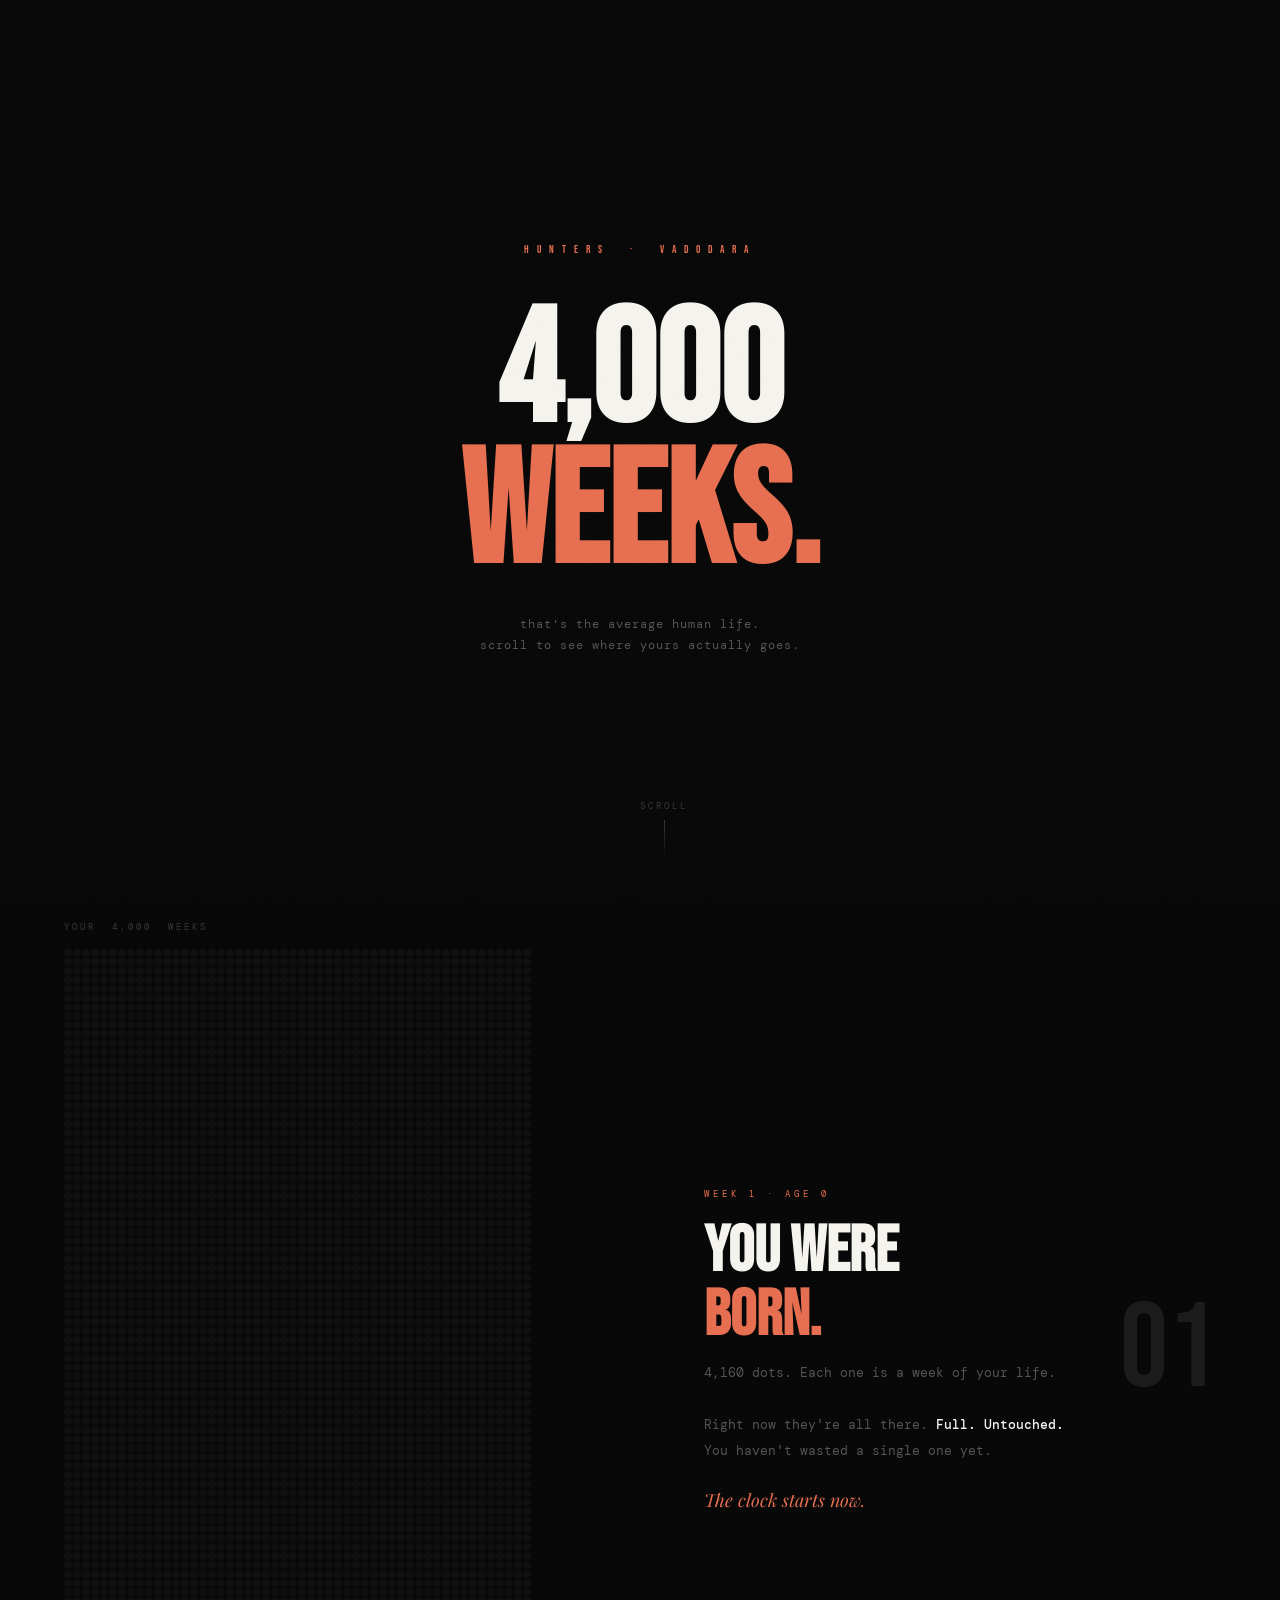
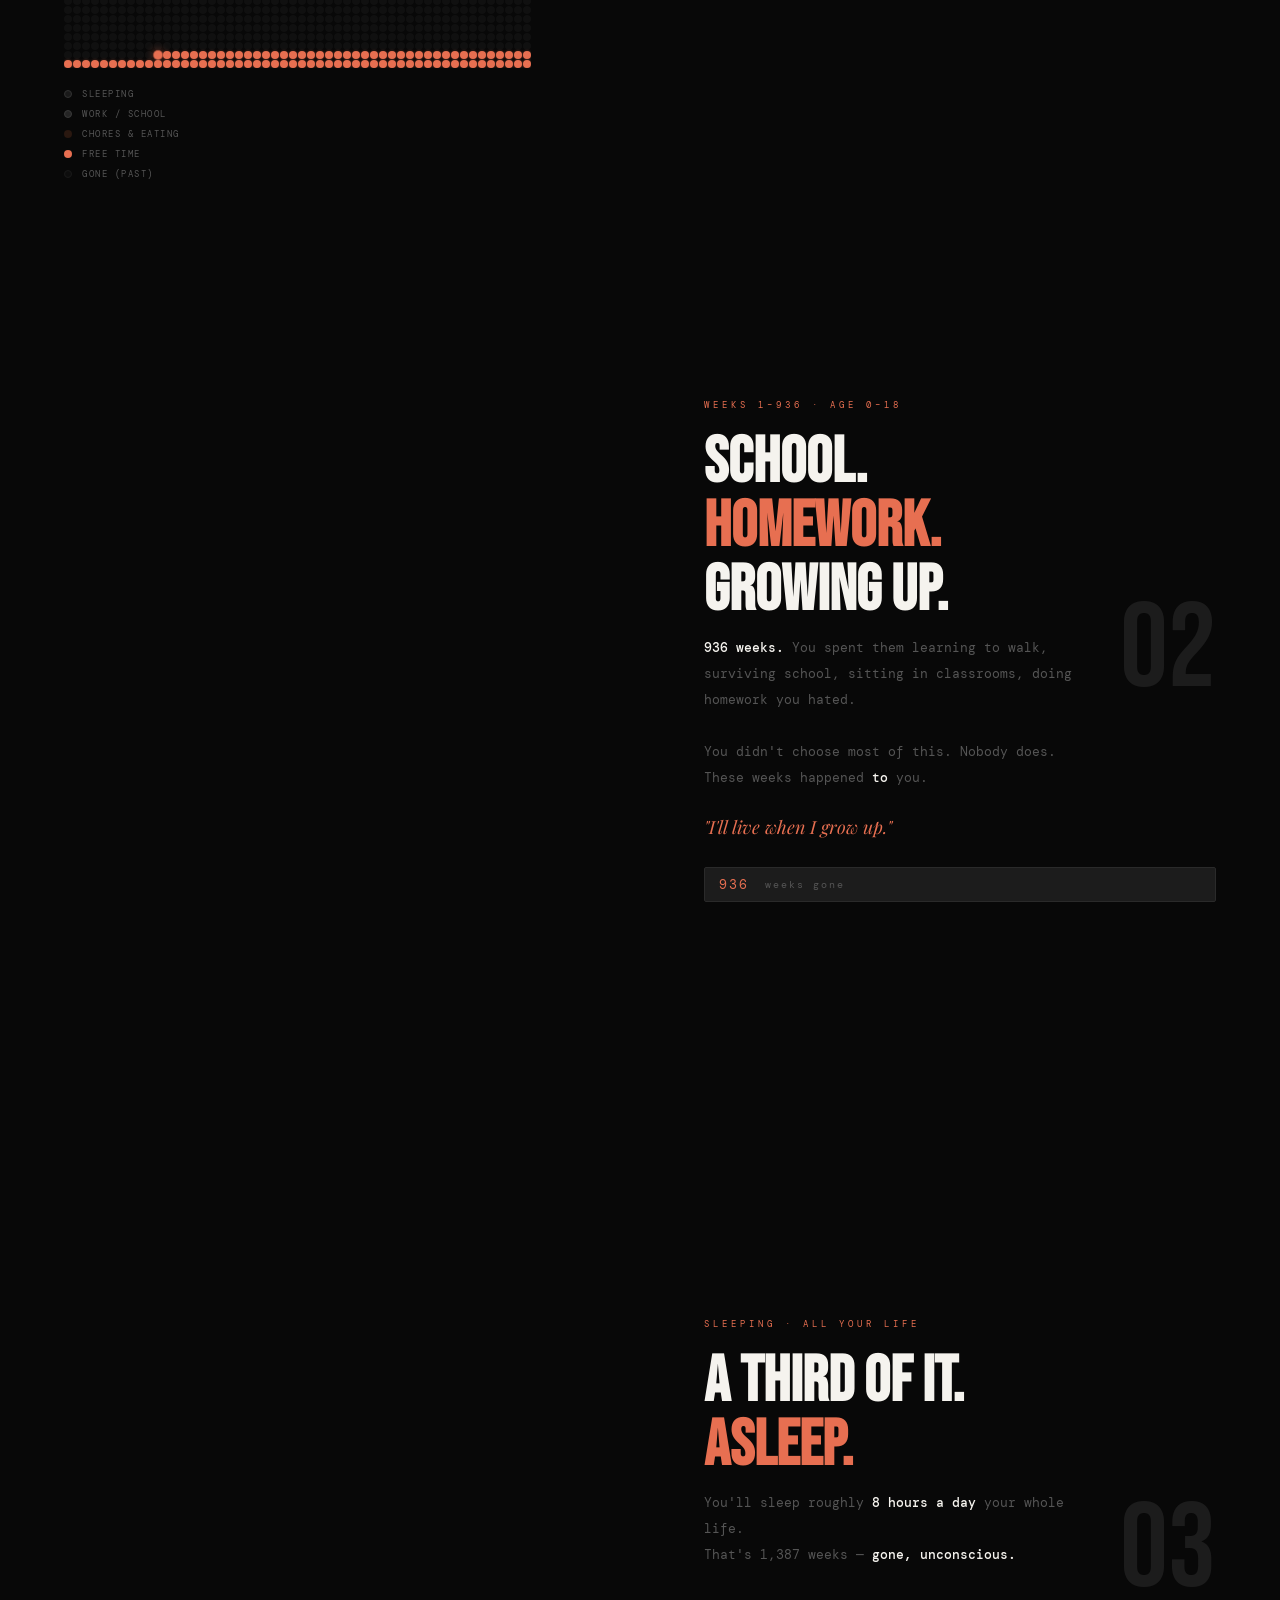
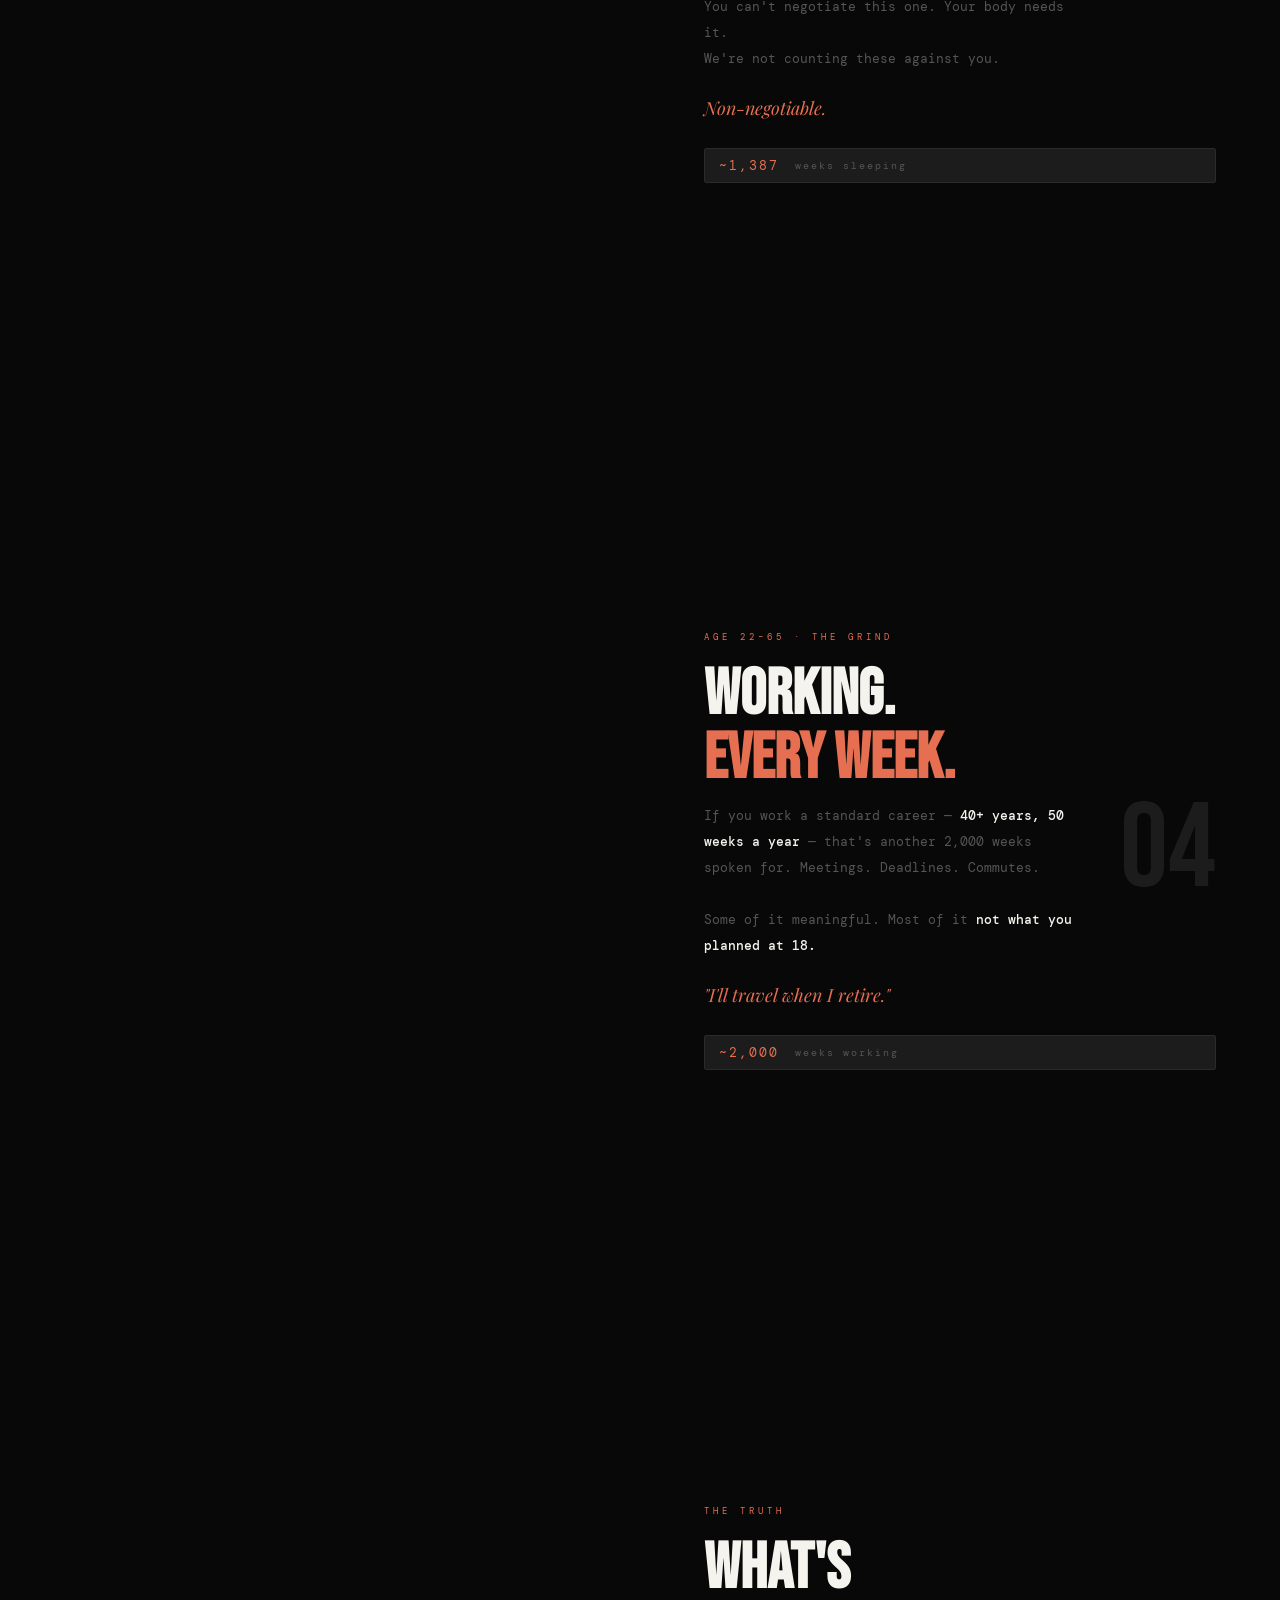
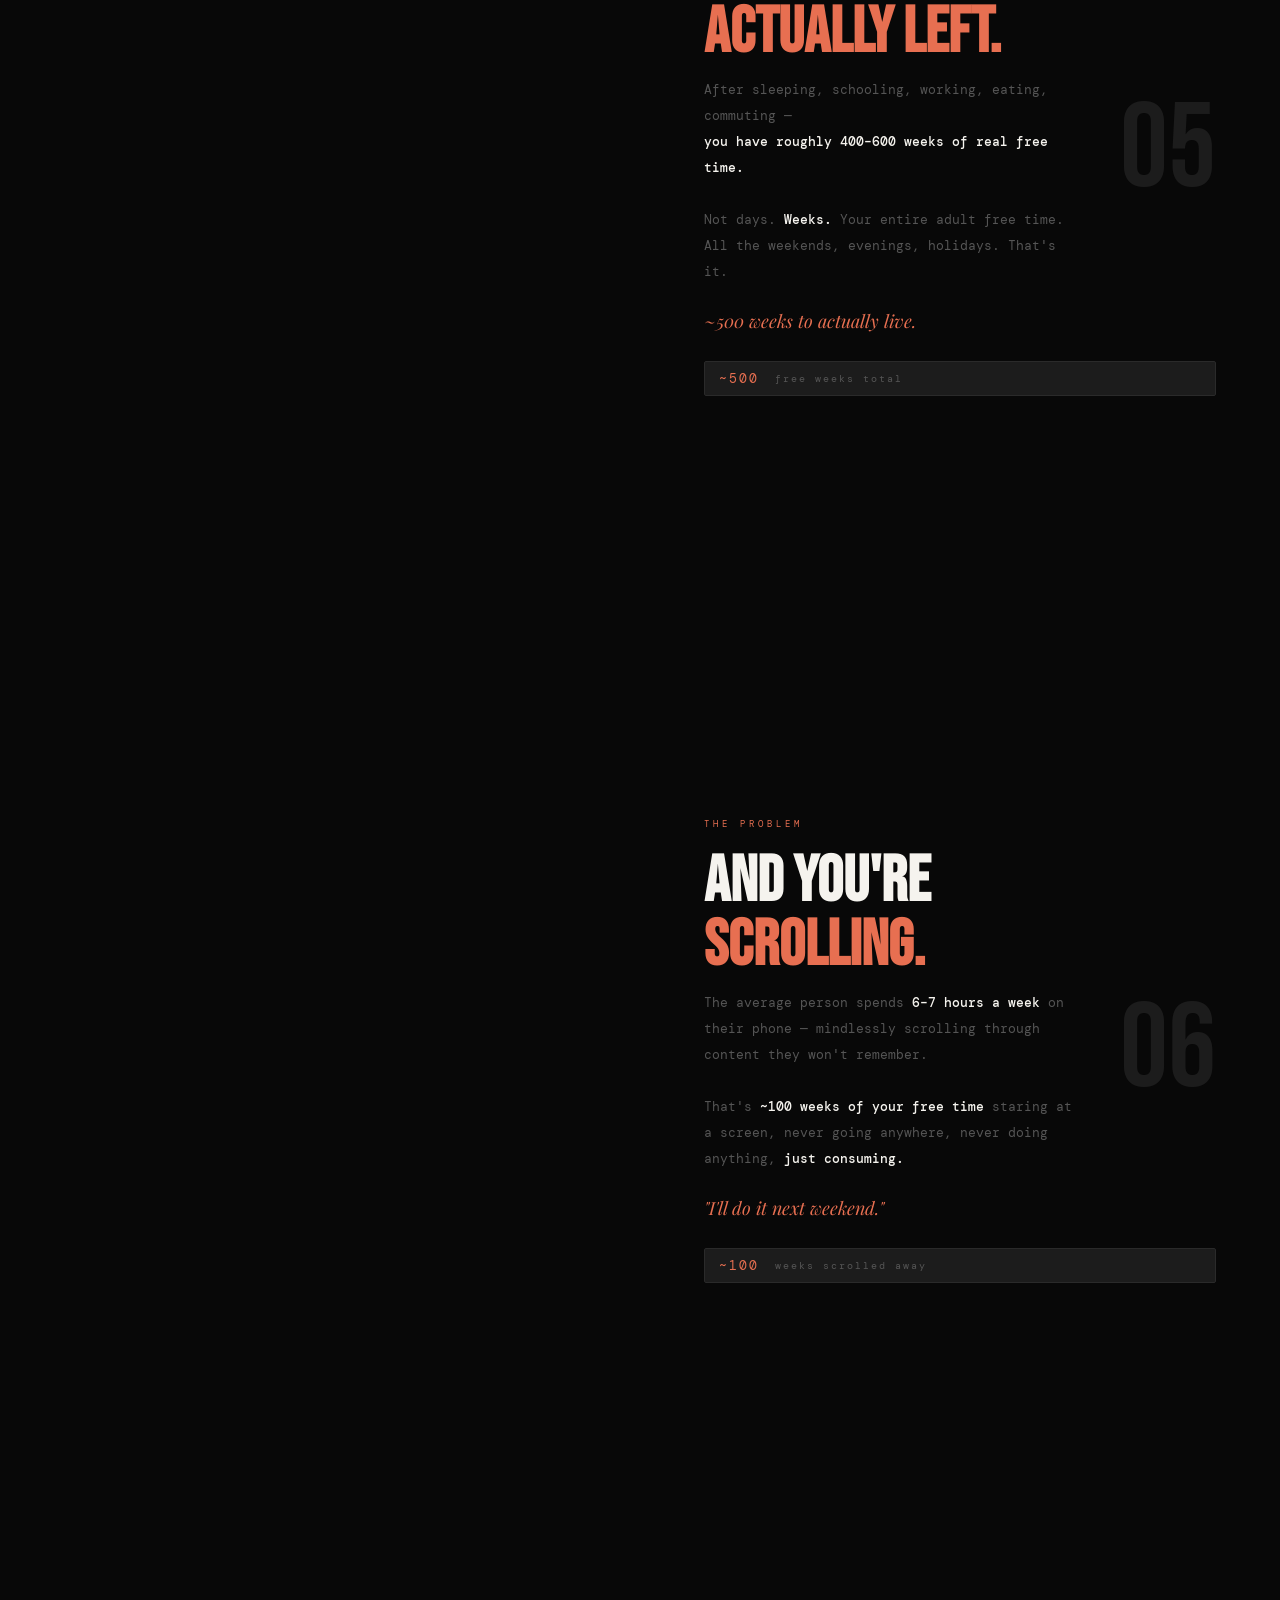
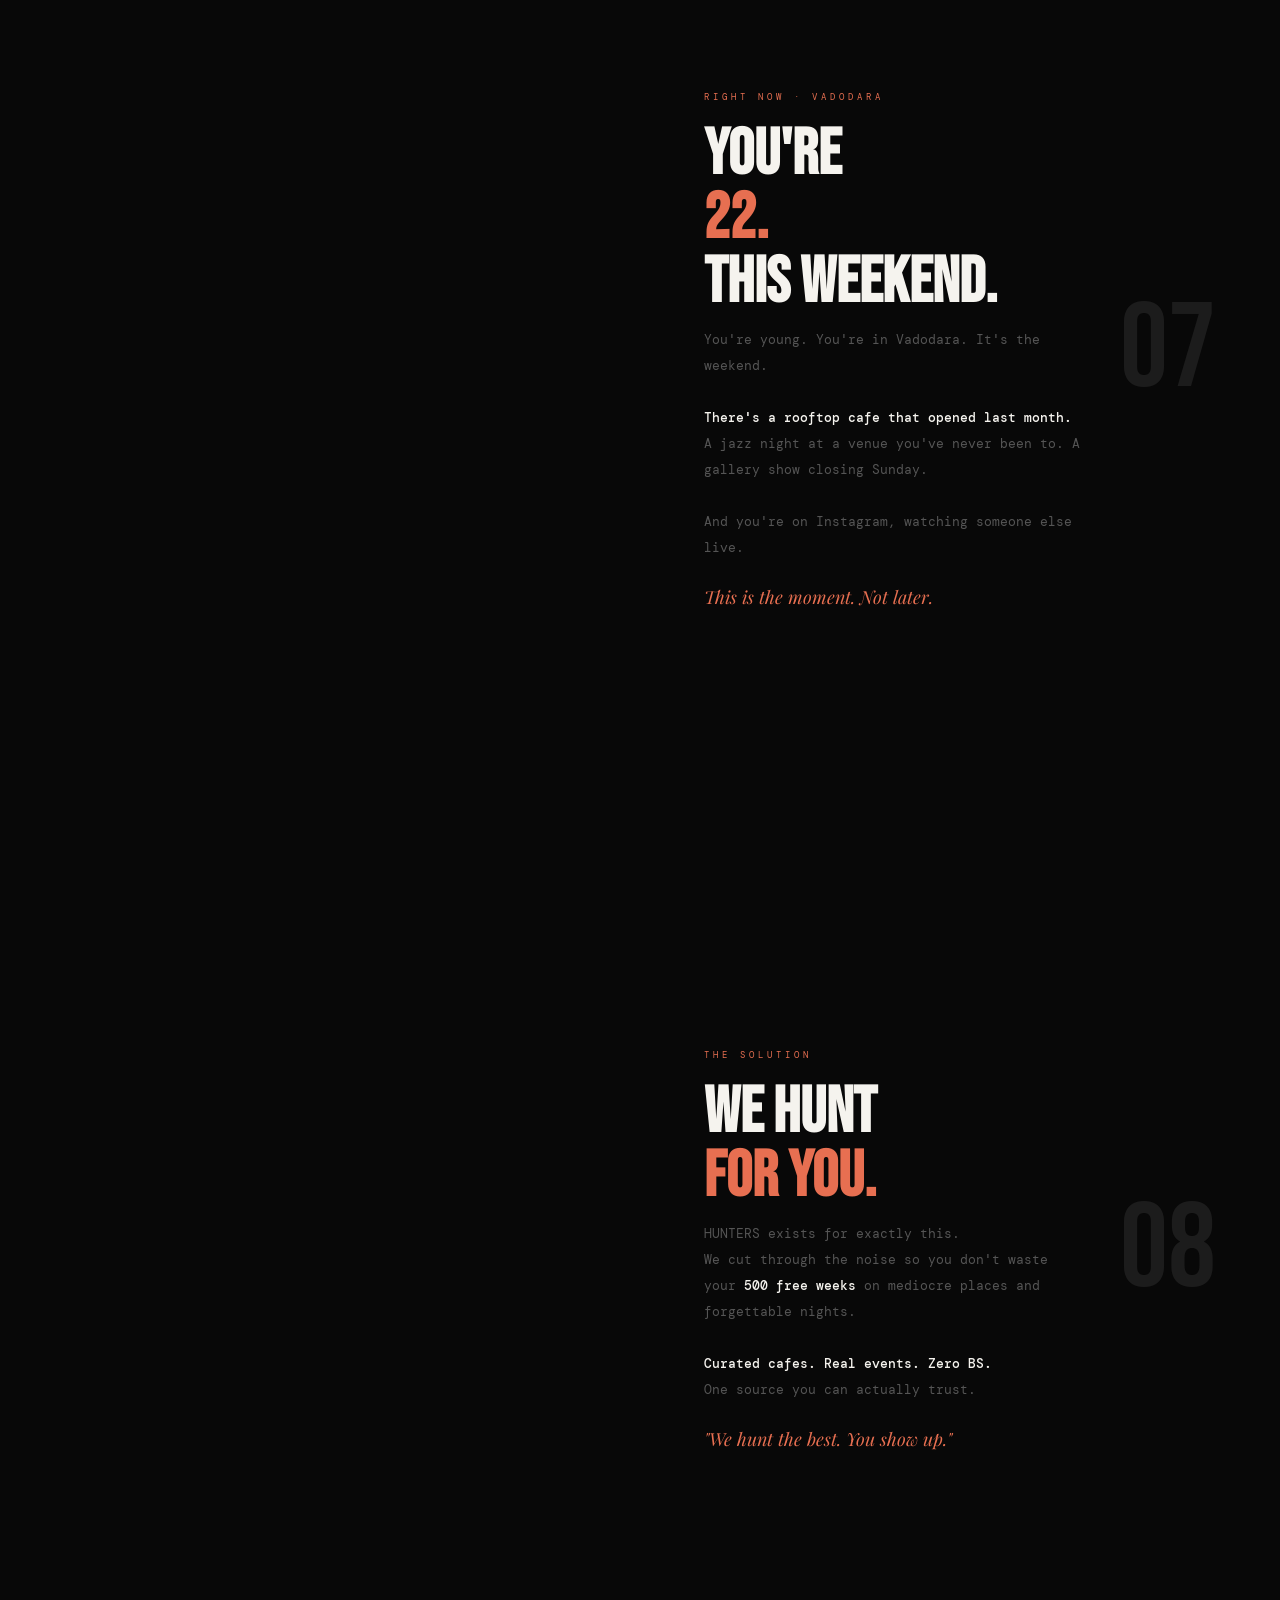
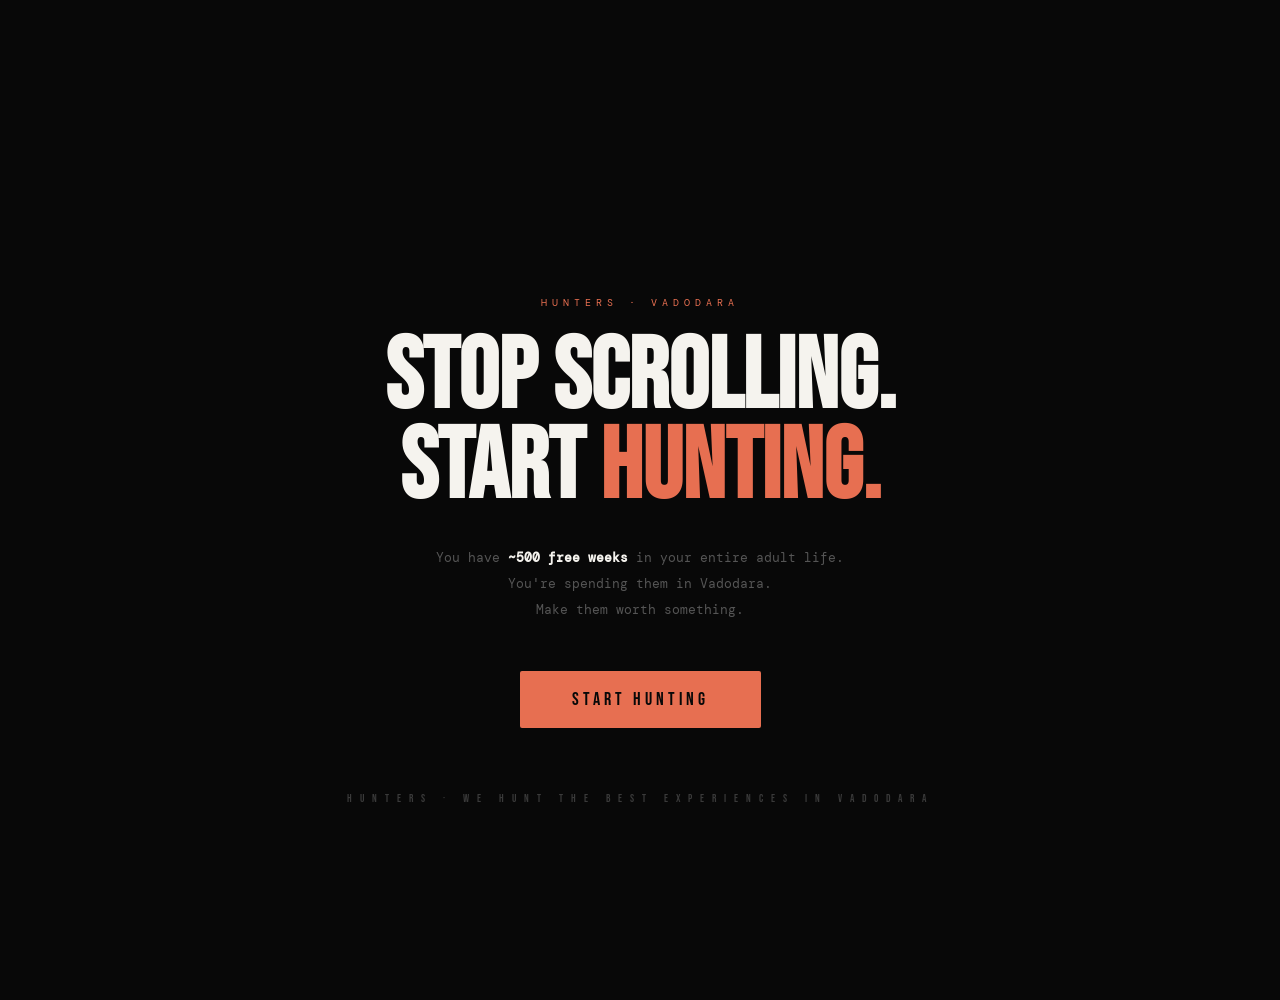
<file: 4000000.html>
<!DOCTYPE html>
<html lang="en">
<head>
<meta charset="UTF-8">
<meta name="viewport" content="width=device-width, initial-scale=1.0">
<title>HUNTERS — 4,000 Weeks</title>
<link href="https://fonts.googleapis.com/css2?family=Bebas+Neue&family=DM+Mono:ital,wght@0,300;0,400;0,500;1,300&family=Playfair+Display:ital@1&display=swap" rel="stylesheet">
<style>
*, *::before, *::after { box-sizing: border-box; margin: 0; padding: 0; }

:root {
  --black: #080808;
  --white: #F5F3EE;
  --orange: #E76F51;
  --orange-glow: rgba(231,111,81,0.12);
  --dim: #1C1C1C;
  --muted: #3a3a3a;
  --text-dim: #555;
  --sleep: #161616;
  --work: #1f1f1f;
  --free: #E76F51;
  --gone: #0d0d0d;
}

html { scroll-behavior: smooth; }

body {
  background: var(--black);
  color: var(--white);
  font-family: 'DM Mono', monospace;
  overflow-x: hidden;
}

/* ─── GRAIN OVERLAY ─── */
body::before {
  content: '';
  position: fixed;
  inset: 0;
  background-image: url("data:image/svg+xml,%3Csvg viewBox='0 0 256 256' xmlns='http://www.w3.org/2000/svg'%3E%3Cfilter id='noise'%3E%3CfeTurbulence type='fractalNoise' baseFrequency='0.9' numOctaves='4' stitchTiles='stitch'/%3E%3C/filter%3E%3Crect width='100%25' height='100%25' filter='url(%23noise)' opacity='0.04'/%3E%3C/svg%3E");
  pointer-events: none;
  z-index: 9999;
  opacity: 0.4;
}

/* ─── INTRO SCREEN ─── */
#intro {
  height: 100vh;
  display: flex;
  flex-direction: column;
  align-items: center;
  justify-content: center;
  text-align: center;
  padding: 40px;
  position: relative;
}

.intro-brand {
  font-family: 'Bebas Neue', sans-serif;
  font-size: 11px;
  letter-spacing: 8px;
  color: var(--orange);
  margin-bottom: 48px;
  animation: fadeUp 1s ease both 0.2s;
}

.intro-h1 {
  font-family: 'Bebas Neue', sans-serif;
  font-size: clamp(72px, 16vw, 160px);
  line-height: 0.88;
  animation: fadeUp 1s ease both 0.4s;
}

.intro-h1 .accent { color: var(--orange); }

.intro-sub {
  font-size: 12px;
  color: var(--text-dim);
  letter-spacing: 1px;
  margin-top: 28px;
  line-height: 1.8;
  animation: fadeUp 1s ease both 0.6s;
}

.scroll-hint {
  position: absolute;
  bottom: 40px;
  left: 50%;
  transform: translateX(-50%);
  display: flex;
  flex-direction: column;
  align-items: center;
  gap: 8px;
  animation: fadeUp 1s ease both 1s;
}

.scroll-hint span {
  font-size: 9px;
  letter-spacing: 3px;
  color: var(--muted);
}

.scroll-arrow {
  width: 1px;
  height: 40px;
  background: linear-gradient(to bottom, var(--muted), transparent);
  animation: scrollPulse 2s ease-in-out infinite;
}

@keyframes scrollPulse {
  0%, 100% { opacity: 0.3; transform: scaleY(1); }
  50% { opacity: 1; transform: scaleY(1.2); }
}

/* ─── MAIN SCROLL CONTAINER ─── */
#scroll-container {
  display: flex;
  max-width: 1200px;
  margin: 0 auto;
  padding: 0 24px;
  gap: 0;
  position: relative;
}

/* ─── LEFT: DOT GRID (sticky) ─── */
#grid-sticky {
  position: sticky;
  top: 0;
  height: 100vh;
  width: 560px;
  min-width: 560px;
  display: flex;
  flex-direction: column;
  justify-content: center;
  align-items: flex-start;
  padding: 40px 40px 40px 0;
  flex-shrink: 0;
}

.grid-label-top {
  font-size: 9px;
  letter-spacing: 3px;
  color: var(--muted);
  margin-bottom: 16px;
}

#dot-canvas {
  display: block;
}

.grid-legend {
  display: flex;
  flex-direction: column;
  gap: 8px;
  margin-top: 20px;
}

.leg {
  display: flex;
  align-items: center;
  gap: 10px;
  font-size: 9px;
  letter-spacing: 1.5px;
  color: var(--text-dim);
}

.leg-dot {
  width: 8px; height: 8px;
  border-radius: 50%;
  flex-shrink: 0;
}

/* ─── RIGHT: SCROLL SECTIONS ─── */
#sections {
  flex: 1;
  padding-left: 80px;
}

.section {
  min-height: 100vh;
  display: flex;
  flex-direction: column;
  justify-content: center;
  padding: 80px 0;
  position: relative;
}

.section-tag {
  font-size: 9px;
  letter-spacing: 4px;
  color: var(--orange);
  margin-bottom: 20px;
  opacity: 0;
  transform: translateY(20px);
  transition: all 0.7s ease;
}

.section-tag.visible { opacity: 1; transform: none; }

.section-num {
  font-family: 'Bebas Neue', sans-serif;
  font-size: 120px;
  line-height: 1;
  color: var(--dim);
  position: absolute;
  right: 0;
  top: 50%;
  transform: translateY(-50%);
  user-select: none;
  pointer-events: none;
}

.section-title {
  font-family: 'Bebas Neue', sans-serif;
  font-size: clamp(40px, 5vw, 64px);
  line-height: 1;
  margin-bottom: 12px;
  opacity: 0;
  transform: translateY(24px);
  transition: all 0.7s ease 0.1s;
}

.section-title.visible { opacity: 1; transform: none; }
.section-title .o { color: var(--orange); }

.section-body {
  font-size: 13px;
  line-height: 2;
  color: var(--text-dim);
  max-width: 380px;
  opacity: 0;
  transform: translateY(24px);
  transition: all 0.7s ease 0.2s;
}

.section-body.visible { opacity: 1; transform: none; }

.section-body strong {
  color: var(--white);
  font-weight: 500;
}

.section-italic {
  font-family: 'Playfair Display', serif;
  font-style: italic;
  font-size: 18px;
  color: var(--orange);
  margin-top: 24px;
  opacity: 0;
  transform: translateY(16px);
  transition: all 0.7s ease 0.35s;
}

.section-italic.visible { opacity: 1; transform: none; }

/* Week counter badge */
.week-badge {
  display: inline-flex;
  align-items: center;
  gap: 8px;
  background: var(--dim);
  border: 1px solid #2a2a2a;
  padding: 8px 14px;
  border-radius: 2px;
  font-size: 10px;
  letter-spacing: 2px;
  color: var(--text-dim);
  margin-top: 28px;
  opacity: 0;
  transform: translateY(16px);
  transition: all 0.7s ease 0.45s;
}

.week-badge.visible { opacity: 1; transform: none; }
.week-badge .num { color: var(--orange); font-size: 13px; }

/* ─── FINAL CTA SECTION ─── */
#final {
  min-height: 100vh;
  display: flex;
  flex-direction: column;
  align-items: center;
  justify-content: center;
  text-align: center;
  padding: 80px 40px;
  position: relative;
}

.final-sub {
  font-size: 10px;
  letter-spacing: 5px;
  color: var(--orange);
  margin-bottom: 24px;
}

.final-h {
  font-family: 'Bebas Neue', sans-serif;
  font-size: clamp(48px, 10vw, 100px);
  line-height: 0.9;
  margin-bottom: 32px;
}

.final-body {
  font-size: 13px;
  line-height: 2;
  color: var(--text-dim);
  max-width: 420px;
  margin-bottom: 48px;
}

.final-body strong { color: var(--white); }

.cta-btn {
  display: inline-block;
  background: var(--orange);
  color: var(--black);
  font-family: 'Bebas Neue', sans-serif;
  font-size: 18px;
  letter-spacing: 4px;
  padding: 18px 52px;
  border-radius: 2px;
  cursor: pointer;
  border: none;
  transition: transform 0.2s, box-shadow 0.2s;
  text-decoration: none;
}

.cta-btn:hover {
  transform: translateY(-3px);
  box-shadow: 0 12px 40px rgba(231,111,81,0.3);
}

.final-brand {
  margin-top: 64px;
  font-family: 'Bebas Neue', sans-serif;
  font-size: 11px;
  letter-spacing: 8px;
  color: var(--muted);
}

/* ─── PROGRESS BAR ─── */
#progress {
  position: fixed;
  top: 0; left: 0;
  height: 2px;
  background: var(--orange);
  z-index: 1000;
  transition: width 0.1s linear;
  width: 0%;
}

/* ─── MOBILE ─── */
@media (max-width: 768px) {
  #scroll-container { flex-direction: column; padding: 0; }
  #grid-sticky {
    position: relative;
    height: auto;
    width: 100%;
    min-width: unset;
    padding: 40px 20px 20px;
    align-items: center;
  }
  #sections { padding: 0 20px; }
  .section-num { display: none; }
  .section-body { max-width: 100%; }
}

@keyframes fadeUp {
  from { opacity: 0; transform: translateY(20px); }
  to   { opacity: 1; transform: translateY(0); }
}
</style>
</head>
<body>

<div id="progress"></div>

<!-- ═══════════ INTRO ═══════════ -->
<section id="intro">
  <div class="intro-brand">HUNTERS &nbsp;·&nbsp; VADODARA</div>
  <h1 class="intro-h1">4,000<br><span class="accent">WEEKS.</span></h1>
  <p class="intro-sub">
    that's the average human life.<br>
    scroll to see where yours actually goes.
  </p>
  <div class="scroll-hint">
    <span>SCROLL</span>
    <div class="scroll-arrow"></div>
  </div>
</section>

<!-- ═══════════ MAIN ═══════════ -->
<div id="scroll-container">

  <!-- LEFT STICKY GRID -->
  <div id="grid-sticky">
    <div class="grid-label-top">YOUR &nbsp;4,000 &nbsp;WEEKS</div>
    <canvas id="dot-canvas"></canvas>
    <div class="grid-legend">
      <div class="leg"><div class="leg-dot" style="background:#1a1a1a;border:1px solid #333"></div>SLEEPING</div>
      <div class="leg"><div class="leg-dot" style="background:#252525;border:1px solid #3a3a3a"></div>WORK / SCHOOL</div>
      <div class="leg"><div class="leg-dot" style="background:#2a1810"></div>CHORES &amp; EATING</div>
      <div class="leg"><div class="leg-dot" style="background:var(--orange)"></div>FREE TIME</div>
      <div class="leg"><div class="leg-dot" style="background:#0d0d0d;border:1px solid #1a1a1a"></div>GONE (PAST)</div>
    </div>
  </div>

  <!-- RIGHT SCROLL SECTIONS -->
  <div id="sections">

    <!-- 1. BORN -->
    <div class="section" data-fill="0" data-weeks="0">
      <div class="section-num">01</div>
      <div class="section-tag">WEEK 1 · AGE 0</div>
      <h2 class="section-title">YOU WERE<br><span class="o">BORN.</span></h2>
      <p class="section-body">
        4,160 dots. Each one is a week of your life.<br><br>
        Right now they're all there. <strong>Full. Untouched.</strong><br>
        You haven't wasted a single one yet.
      </p>
      <div class="section-italic">The clock starts now.</div>
    </div>

    <!-- 2. CHILDHOOD -->
    <div class="section" data-fill="936" data-weeks="936">
      <div class="section-num">02</div>
      <div class="section-tag">WEEKS 1–936 · AGE 0–18</div>
      <h2 class="section-title">SCHOOL.<br><span class="o">HOMEWORK.</span><br>GROWING UP.</h2>
      <p class="section-body">
        <strong>936 weeks.</strong> You spent them learning to walk,
        surviving school, sitting in classrooms, doing homework you hated.<br><br>
        You didn't choose most of this. Nobody does.<br>
        These weeks happened <strong>to</strong> you.
      </p>
      <div class="section-italic">"I'll live when I grow up."</div>
      <div class="week-badge"><span class="num">936</span>&nbsp;weeks gone</div>
    </div>

    <!-- 3. SLEEP -->
    <div class="section" data-fill="1300" data-weeks="1300">
      <div class="section-num">03</div>
      <div class="section-tag">SLEEPING · ALL YOUR LIFE</div>
      <h2 class="section-title">A THIRD OF IT.<br><span class="o">ASLEEP.</span></h2>
      <p class="section-body">
        You'll sleep roughly <strong>8 hours a day</strong> your whole life.<br>
        That's 1,387 weeks — <strong>gone, unconscious.</strong><br><br>
        You can't negotiate this one. Your body needs it.<br>
        We're not counting these against you.
      </p>
      <div class="section-italic">Non-negotiable.</div>
      <div class="week-badge"><span class="num">~1,387</span>&nbsp;weeks sleeping</div>
    </div>

    <!-- 4. WORK -->
    <div class="section" data-fill="1900" data-weeks="1900">
      <div class="section-num">04</div>
      <div class="section-tag">AGE 22–65 · THE GRIND</div>
      <h2 class="section-title">WORKING.<br><span class="o">EVERY WEEK.</span></h2>
      <p class="section-body">
        If you work a standard career — <strong>40+ years, 50 weeks a year</strong> —
        that's another 2,000 weeks spoken for. Meetings. Deadlines. Commutes.<br><br>
        Some of it meaningful. Most of it <strong>not what you planned at 18.</strong>
      </p>
      <div class="section-italic">"I'll travel when I retire."</div>
      <div class="week-badge"><span class="num">~2,000</span>&nbsp;weeks working</div>
    </div>

    <!-- 5. THE REAL NUMBER -->
    <div class="section" data-fill="2200" data-weeks="2200">
      <div class="section-num">05</div>
      <div class="section-tag">THE TRUTH</div>
      <h2 class="section-title">WHAT'S<br><span class="o">ACTUALLY LEFT.</span></h2>
      <p class="section-body">
        After sleeping, schooling, working, eating, commuting —<br>
        <strong>you have roughly 400–600 weeks of real free time.</strong><br><br>
        Not days. <strong>Weeks.</strong> Your entire adult free time.<br>
        All the weekends, evenings, holidays. That's it.
      </p>
      <div class="section-italic">~500 weeks to actually live.</div>
      <div class="week-badge"><span class="num">~500</span>&nbsp;free weeks total</div>
    </div>

    <!-- 6. THE WASTE -->
    <div class="section" data-fill="2450" data-weeks="2450">
      <div class="section-num">06</div>
      <div class="section-tag">THE PROBLEM</div>
      <h2 class="section-title">AND YOU'RE<br><span class="o">SCROLLING.</span></h2>
      <p class="section-body">
        The average person spends <strong>6–7 hours a week</strong> on their phone —
        mindlessly scrolling through content they won't remember.<br><br>
        That's <strong>~100 weeks of your free time</strong> staring at a screen,
        never going anywhere, never doing anything,
        <strong>just consuming.</strong>
      </p>
      <div class="section-italic">"I'll do it next weekend."</div>
      <div class="week-badge"><span class="num">~100</span>&nbsp;weeks scrolled away</div>
    </div>

    <!-- 7. YOU ARE HERE -->
    <div class="section" data-fill="2600" data-weeks="2600">
      <div class="section-num">07</div>
      <div class="section-tag">RIGHT NOW · VADODARA</div>
      <h2 class="section-title">YOU'RE<br><span class="o">22.</span><br>THIS WEEKEND.</h2>
      <p class="section-body">
        You're young. You're in Vadodara. It's the weekend.<br><br>
        <strong>There's a rooftop cafe that opened last month.</strong>
        A jazz night at a venue you've never been to.
        A gallery show closing Sunday.<br><br>
        And you're on Instagram, watching someone else live.
      </p>
      <div class="section-italic">This is the moment. Not later.</div>
    </div>

    <!-- 8. HUNTERS -->
    <div class="section" data-fill="2750" data-weeks="2750">
      <div class="section-num">08</div>
      <div class="section-tag">THE SOLUTION</div>
      <h2 class="section-title">WE HUNT<br><span class="o">FOR YOU.</span></h2>
      <p class="section-body">
        HUNTERS exists for exactly this.<br>
        We cut through the noise so you don't waste your <strong>500 free weeks</strong>
        on mediocre places and forgettable nights.<br><br>
        <strong>Curated cafes. Real events. Zero BS.</strong><br>
        One source you can actually trust.
      </p>
      <div class="section-italic">"We hunt the best. You show up."</div>
    </div>

  </div>
</div>

<!-- ═══════════ FINAL ═══════════ -->
<section id="final">
  <div class="final-sub">HUNTERS · VADODARA</div>
  <h2 class="final-h">STOP SCROLLING.<br>START <span style="color:var(--orange)">HUNTING.</span></h2>
  <p class="final-body">
    You have <strong>~500 free weeks</strong> in your entire adult life.<br>
    You're spending them in Vadodara.<br>
    Make them worth something.
  </p>
  <a class="cta-btn" href="#">START HUNTING</a>
  <div class="final-brand">HUNTERS · WE HUNT THE BEST EXPERIENCES IN VADODARA</div>
</section>

<script>
// ─── CONFIG ───
const COLS = 52;
const ROWS = 80;
const TOTAL = COLS * ROWS; // 4160

// Dot type map
const dotTypes = new Array(TOTAL).fill('free');

// Fill types by index range
function fillRange(start, end, type) {
  for (let i = start; i < Math.min(end, TOTAL); i++) dotTypes[i] = type;
}

// Sleeping: distributed evenly (every 3rd dot across life)
// Work: weeks 936–2600 (age 18–50 working portion)
// We use a simpler but honest breakdown:
// sleep:  0-1386 (conceptually overlaid)
// We'll layer visually: sleep=dark, work=darker, free=orange

// Actually let's do it by category blocks for clarity:
fillRange(0, 1387, 'sleep');      // ~1/3 life sleeping
fillRange(1387, 2300, 'work');    // work years
fillRange(2300, 2560, 'chore');   // chores/eating
// rest = free (already set)

let filledUpTo = 0; // how many dots are "revealed" as past

// ─── CANVAS SETUP ───
const canvas = document.getElementById('dot-canvas');
const ctx = canvas.getContext('2d');

let DOT_R = 3;
let GAP = 2;

function setupCanvas() {
  const container = document.getElementById('grid-sticky');
  const availW = Math.min(container.clientWidth - 40, 520);
  const totalCellW = availW / COLS;
  DOT_R = Math.max(2, Math.floor(totalCellW * 0.46));
  GAP = Math.max(1, Math.floor(totalCellW * 0.18));
  const w = COLS * (DOT_R * 2 + GAP) - GAP;
  const h = ROWS * (DOT_R * 2 + GAP) - GAP;
  canvas.width = w;
  canvas.height = h;
  canvas.style.width = w + 'px';
  canvas.style.height = h + 'px';
}

function dotCenter(i) {
  const col = i % COLS;
  const row = Math.floor(i / COLS);
  return {
    x: col * (DOT_R * 2 + GAP) + DOT_R,
    y: row * (DOT_R * 2 + GAP) + DOT_R
  };
}

// Color scheme
function dotColor(i, filled) {
  if (i < filled) {
    // Past dots — very dim
    return 'rgba(255,255,255,0.04)';
  }
  const t = dotTypes[i];
  if (t === 'sleep') return '#161616';
  if (t === 'work')  return '#202020';
  if (t === 'chore') return '#1a1510';
  // free
  return '#E76F51';
}

let animFilled = 0;
let targetFilled = 0;
let animFrame = null;

function draw(filled) {
  ctx.clearRect(0, 0, canvas.width, canvas.height);
  for (let i = 0; i < TOTAL; i++) {
    const { x, y } = dotCenter(i);
    const color = dotColor(i, filled);
    const alpha = i < filled ? 0.2 : 1;
    
    ctx.beginPath();
    ctx.arc(x, y, DOT_R, 0, Math.PI * 2);
    
    if (i < filled) {
      // Faded past dot
      ctx.fillStyle = 'rgba(255,255,255,0.035)';
    } else {
      ctx.fillStyle = color;
      // Glow on free dots
      if (dotTypes[i] === 'free') {
        ctx.shadowColor = 'rgba(231,111,81,0.4)';
        ctx.shadowBlur = 3;
      } else {
        ctx.shadowBlur = 0;
      }
    }
    ctx.fill();
    ctx.shadowBlur = 0;
  }

  // Draw wave-front: glowing edge
  if (filled > 0 && filled < TOTAL) {
    const { x, y } = dotCenter(filled);
    ctx.beginPath();
    ctx.arc(x, y, DOT_R + 1, 0, Math.PI * 2);
    ctx.fillStyle = 'rgba(231,111,81,0.6)';
    ctx.shadowColor = 'rgba(231,111,81,0.8)';
    ctx.shadowBlur = 8;
    ctx.fill();
    ctx.shadowBlur = 0;
  }
}

function animateTo(target) {
  targetFilled = target;
  if (animFrame) cancelAnimationFrame(animFrame);
  
  const speed = Math.max(1, Math.abs(target - animFilled) / 40);
  
  function step() {
    if (Math.abs(animFilled - targetFilled) < 2) {
      animFilled = targetFilled;
      draw(animFilled);
      return;
    }
    animFilled += (targetFilled - animFilled) * 0.06;
    if (targetFilled > animFilled) animFilled = Math.min(targetFilled, animFilled + speed);
    else animFilled = Math.max(targetFilled, animFilled - speed);
    draw(Math.round(animFilled));
    animFrame = requestAnimationFrame(step);
  }
  step();
}

// ─── SCROLL LOGIC ───
const sections = document.querySelectorAll('.section');
const progressBar = document.getElementById('progress');

function onScroll() {
  const scrollTop = window.scrollY;
  const docHeight = document.documentElement.scrollHeight - window.innerHeight;
  const pct = scrollTop / docHeight;
  progressBar.style.width = (pct * 100) + '%';

  sections.forEach(sec => {
    const rect = sec.getBoundingClientRect();
    const mid = window.innerHeight * 0.5;
    const inView = rect.top < mid && rect.bottom > mid;

    // Reveal text elements
    sec.querySelectorAll('.section-tag, .section-title, .section-body, .section-italic, .week-badge').forEach(el => {
      if (rect.top < window.innerHeight * 0.8) {
        el.classList.add('visible');
      }
    });

    // Fill dots
    if (inView) {
      const fillTarget = parseInt(sec.dataset.fill) || 0;
      animateTo(fillTarget);
    }
  });

  // Final section
  const final = document.getElementById('final');
  const finalRect = final.getBoundingClientRect();
  if (finalRect.top < window.innerHeight * 0.6) {
    animateTo(TOTAL);
  }
}

// ─── INIT ───
setupCanvas();
draw(0);
window.addEventListener('scroll', onScroll, { passive: true });
window.addEventListener('resize', () => { setupCanvas(); draw(Math.round(animFilled)); });
onScroll();
</script>
</body>
</html>
</file>
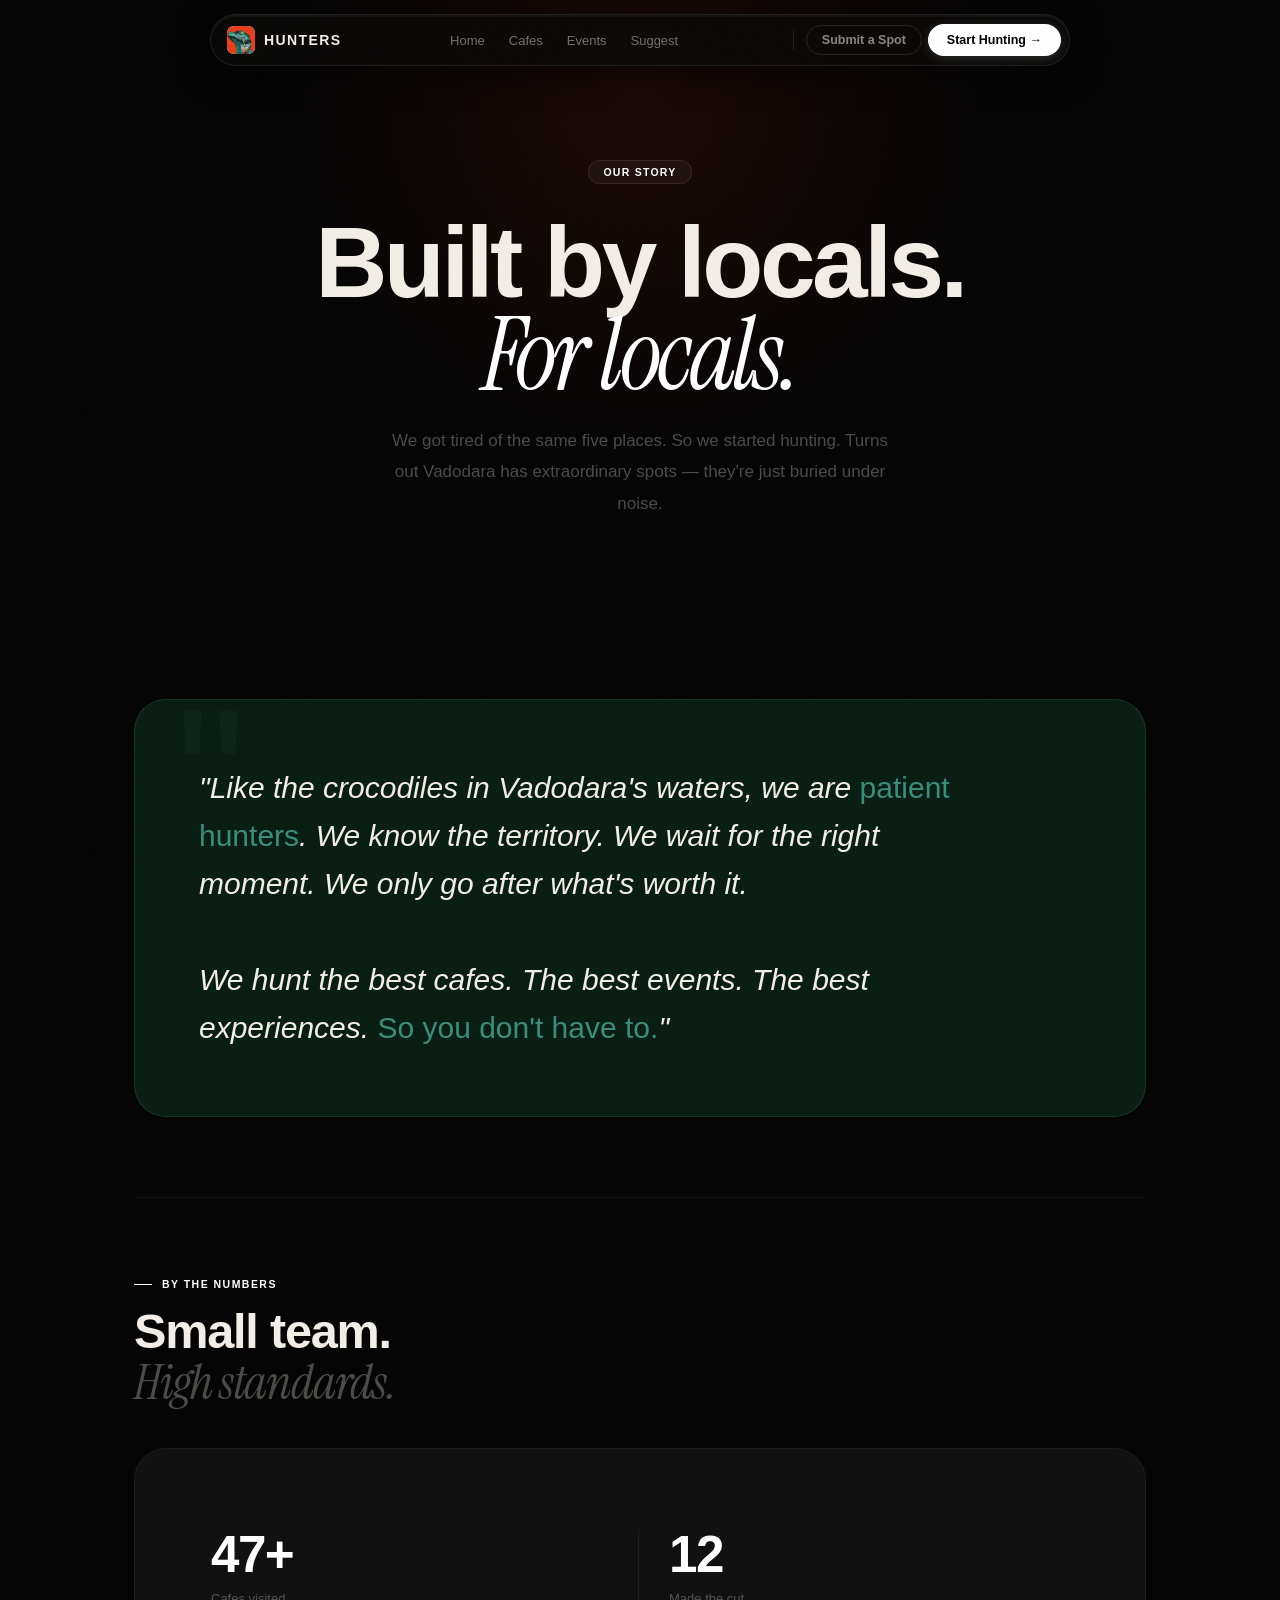
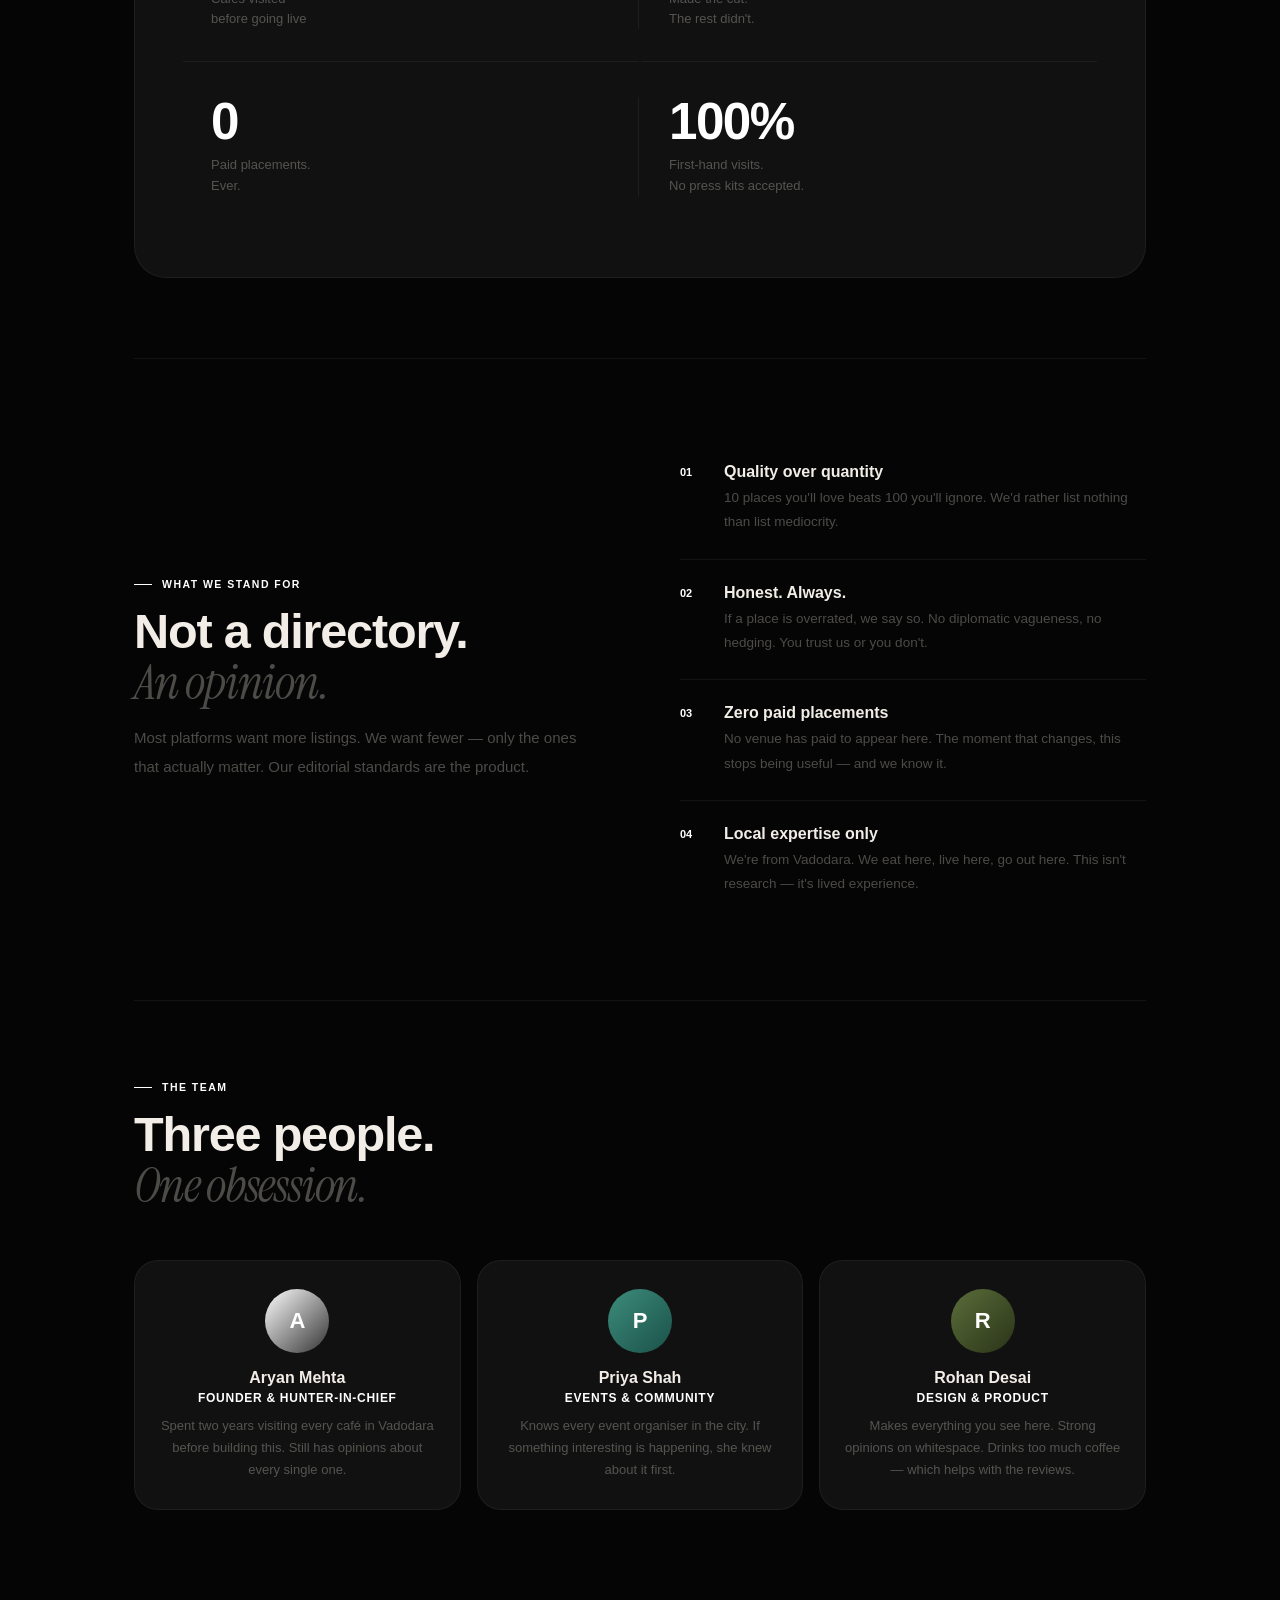
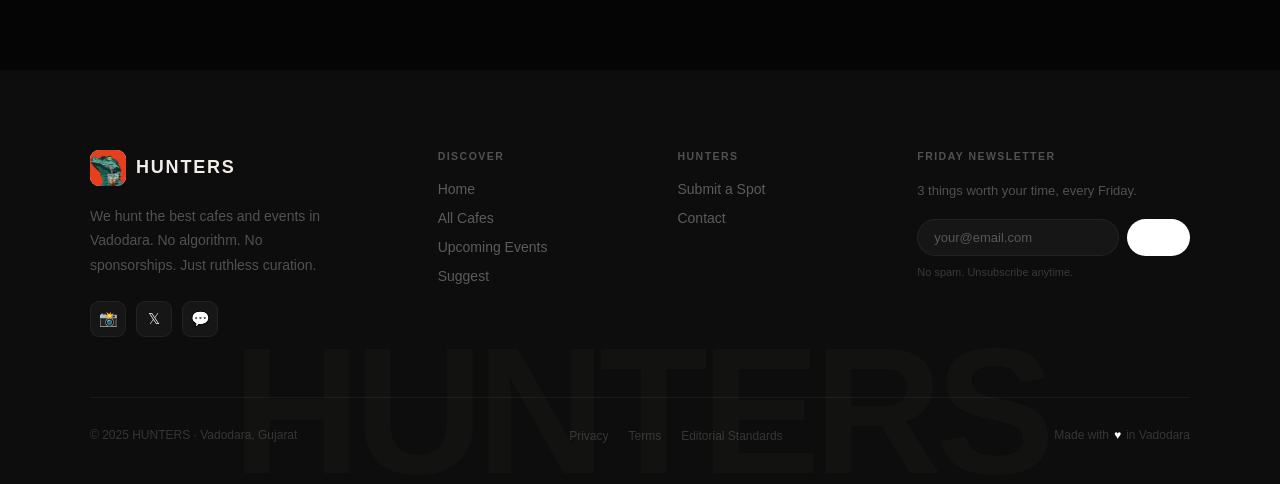
<file: about.html>
<!DOCTYPE html>
<html lang="en">

<head>
  <meta charset="UTF-8" />
  <meta name="viewport" content="width=device-width, initial-scale=1.0" />
  <title>About — HUNTERS</title>
  <link rel="canonical" href="https://hunters.in/about.html">
  <link rel="preconnect" href="https://fonts.googleapis.com">
  <link rel="preconnect" href="https://fonts.gstatic.com" crossorigin>
  <link
    href="https://fonts.googleapis.com/css2?family=Cabinet+Grotesk:wght@400;500;600;700;800;900&family=Instrument+Serif:ital@0;1&family=DM+Sans:ital,wght@0,300;0,400;0,500;1,400&family=Bebas+Neue&family=DM+Mono:ital,wght@0,300;0,400;0,500;1,300&family=Playfair+Display:ital@1&display=swap"
    rel="stylesheet">
  <link rel="stylesheet" href="styles.css">
  <style>
    /* Page-specific styles */

    /* SHARED LAYOUT */
    .wrap {
      max-width: 1100px;
      margin: 0 auto;
      padding: 0 44px
    }

    .ey {
      font-size: 10.5px;
      font-weight: 700;
      letter-spacing: .14em;
      text-transform: uppercase;
      color: var(--primary);
      margin-bottom: 16px;
      display: flex;
      align-items: center;
      gap: 10px
    }

    .ey::before {
      content: '';
      width: 18px;
      height: 1px;
      background: var(--primary)
    }

    .sec-h {
      font-family: 'Plus Jakarta Sans', sans-serif;
      font-weight: 900;
      font-size: clamp(34px, 3.8vw, 52px);
      line-height: 1.04;
      letter-spacing: -.025em;
      margin-bottom: 16px
    }

    .it {
      font-family: 'Instrument Serif', sans-serif;
      font-style: italic;
      font-weight: 400;
      color: var(--ink30)
    }

    .accent {
      color: var(--primary)
    }

    @keyframes fadeUp {
      from {
        opacity: 0;
        transform: translateY(22px)
      }

      to {
        opacity: 1;
        transform: none
      }
    }

    .rev {
      opacity: 0;
      transform: translateY(20px);
      transition: opacity .6s var(--ease-out), transform .6s var(--ease-out)
    }

    .rev.in {
      opacity: 1;
      transform: none
    }

    /* ── PAGE HERO ── */
    .pg-hero {
      padding: 160px 44px 100px;
      text-align: center;
      position: relative;
      overflow: hidden;
      max-width: 900px;
      margin: 0 auto
    }

    .pg-glow {
      position: absolute;
      top: 0;
      left: 50%;
      transform: translateX(-50%);
      width: 800px;
      height: 500px;
      background: radial-gradient(ellipse at 50% 20%, rgba(230, 63, 30, .1) 0%, transparent 65%);
      pointer-events: none
    }

    .pg-badge {
      display: inline-flex;
      align-items: center;
      gap: 8px;
      background: rgba(255, 255, 255, .04);
      border: 1px solid rgba(255, 255, 255, .1);
      border-radius: 100px;
      padding: 5px 14px;
      font-size: 10.5px;
      font-weight: 700;
      letter-spacing: .12em;
      text-transform: uppercase;
      color: var(--primary);
      margin-bottom: 32px;
      animation: fadeUp .7s var(--ease-out) .1s both
    }

    .pg-h {
      font-family: 'Plus Jakarta Sans', sans-serif;
      font-weight: 900;
      font-size: clamp(52px, 8vw, 100px);
      line-height: .92;
      letter-spacing: -.035em;
      margin-bottom: 24px;
      animation: fadeUp .8s var(--ease-out) .2s both
    }

    .pg-sub {
      font-size: 17px;
      color: var(--ink30);
      line-height: 1.85;
      max-width: 520px;
      margin: 0 auto;
      animation: fadeUp .7s var(--ease-out) .35s both
    }

    /* ── ABOUT SECTIONS ── */
    .about-section {
      padding: 80px 0;
      border-top: 1px solid var(--ink06)
    }

    .about-grid {
      display: grid;
      grid-template-columns: 1fr 1fr;
      gap: 80px;
      align-items: center
    }

    .about-grid.flip {
      direction: rtl
    }

    .about-grid.flip>* {
      direction: ltr
    }

    .stat-block {
      background: var(--bg2);
      border: 1px solid var(--ink06);
      border-radius: var(--r-xl);
      padding: 48px;
      display: grid;
      grid-template-columns: 1fr 1fr;
      gap: 2px;
      overflow: hidden
    }

    .stat-item {
      padding: 32px 28px;
      position: relative
    }

    .stat-item::after {
      content: '';
      position: absolute;
      right: 0;
      top: 20%;
      bottom: 20%;
      width: 1px;
      background: var(--ink06)
    }

    .stat-item:nth-child(2)::after,
    .stat-item:nth-child(4)::after {
      display: none
    }

    .stat-item::before {
      content: '';
      position: absolute;
      bottom: 0;
      left: 0;
      right: 0;
      height: 1px;
      background: var(--ink06)
    }

    .stat-item:nth-child(3)::before,
    .stat-item:nth-child(4)::before {
      display: none
    }

    .stat-n {
      font-family: 'Plus Jakarta Sans', sans-serif;
      font-weight: 900;
      font-size: clamp(36px, 4vw, 52px);
      color: var(--primary);
      line-height: 1;
      margin-bottom: 8px;
      letter-spacing: -.03em
    }

    .stat-l {
      font-size: 13px;
      color: var(--ink30);
      line-height: 1.6
    }

    .value-list {
      display: flex;
      flex-direction: column;
      gap: 0
    }

    .value-item {
      display: flex;
      gap: 20px;
      padding: 24px 0;
      border-bottom: 1px solid var(--ink06)
    }

    .value-item:last-child {
      border-bottom: none
    }

    .v-num {
      font-family: 'Plus Jakarta Sans', sans-serif;
      font-weight: 900;
      font-size: 11px;
      color: var(--primary);
      min-width: 24px;
      margin-top: 3px
    }

    .v-title {
      font-weight: 700;
      font-size: 16px;
      color: var(--ink);
      margin-bottom: 5px
    }

    .v-body {
      font-size: 13.5px;
      color: var(--ink30);
      line-height: 1.8
    }

    .team-grid {
      display: grid;
      grid-template-columns: repeat(3, 1fr);
      gap: 16px;
      margin-top: 48px
    }

    .team-card {
      background: var(--bg2);
      border: 1px solid var(--ink06);
      border-radius: var(--r-lg);
      padding: 28px 24px;
      text-align: center;
      transition: border-color .25s, transform .3s var(--ease-out)
    }

    .team-card:hover {
      border-color: rgba(255, 255, 255, .1);
      transform: translateY(-4px)
    }

    .team-av {
      width: 64px;
      height: 64px;
      border-radius: 50%;
      margin: 0 auto 16px;
      display: flex;
      align-items: center;
      justify-content: center;
      font-family: 'Plus Jakarta Sans', sans-serif;
      font-weight: 900;
      font-size: 22px;
      color: #fff
    }

    .av-a {
      background: linear-gradient(135deg, #ffffff, #333333)
    }

    .av-b {
      background: linear-gradient(135deg, #3d8c7c, #1a5148)
    }

    .av-c {
      background: linear-gradient(135deg, #5a6e3a, #2a3318)
    }

    .team-name {
      font-family: 'Plus Jakarta Sans', sans-serif;
      font-weight: 800;
      font-size: 16px;
      color: var(--ink);
      margin-bottom: 4px
    }

    .team-role {
      font-size: 12px;
      color: var(--primary);
      font-weight: 600;
      letter-spacing: .06em;
      text-transform: uppercase;
      margin-bottom: 10px
    }

    .team-bio {
      font-size: 13px;
      color: var(--ink30);
      line-height: 1.7
    }

    .manifesto-block {
      background: var(--green-bg);
      border: 1px solid rgba(61, 140, 124, .2);
      border-radius: var(--r-xl);
      padding: 64px;
      margin: 80px 0;
      position: relative;
      overflow: hidden
    }

    .manifesto-block::before {
      content: '"';
      position: absolute;
      top: -20px;
      left: 40px;
      font-family: 'Plus Jakarta Sans', sans-serif;
      font-size: 200px;
      color: rgba(61, 140, 124, .07);
      pointer-events: none;
      line-height: 1
    }

    .manifesto-text {
      font-family: 'Plus Jakarta Sans', sans-serif;
      font-style: italic;
      font-size: clamp(20px, 2.5vw, 30px);
      line-height: 1.6;
      color: var(--ink);
      max-width: 780px;
      position: relative;
      z-index: 1
    }

    .manifesto-text em {
      color: var(--green-acc);
      font-style: normal
    }

    /* ── FOOTER ── */
    footer {
      background: var(--bg1);
      padding: 80px 44px 40px;
      position: relative;
      overflow: hidden
    }

    footer::before {
      content: 'HUNTERS';
      position: absolute;
      bottom: -30px;
      left: 50%;
      transform: translateX(-50%);
      font-family: 'Plus Jakarta Sans', sans-serif;
      font-weight: 900;
      font-size: clamp(80px, 14vw, 180px);
      letter-spacing: -.04em;
      color: rgba(242, 237, 230, .025);
      pointer-events: none;
      white-space: nowrap;
      user-select: none
    }

    .foot-inner {
      max-width: 1100px;
      margin: 0 auto
    }

    .foot-top {
      display: grid;
      grid-template-columns: 1.6fr 1fr 1fr 1fr;
      gap: 60px;
      padding-bottom: 60px
    }

    .ft-brand-row {
      display: flex;
      align-items: center;
      gap: 10px;
      margin-bottom: 18px
    }

    .ft-logo {
      width: 36px;
      height: 36px;
      border-radius: 9px;
      background: var(--primary);
      overflow: hidden;
      flex-shrink: 0
    }

    .ft-logo img {
      width: 100%;
      height: 100%;
      object-fit: cover;
      object-position: 50% 14%
    }

    .ft-name {
      font-family: 'Plus Jakarta Sans', sans-serif;
      font-weight: 900;
      font-size: 18px;
      letter-spacing: .1em;
      color: var(--ink)
    }

    .ft-tagline {
      font-size: 14px;
      color: var(--ink30);
      line-height: 1.75;
      max-width: 260px;
      margin-bottom: 24px
    }

    .ft-social {
      display: flex;
      gap: 10px
    }

    .ft-social a {
      width: 36px;
      height: 36px;
      background: var(--bg3);
      border: 1px solid var(--ink06);
      border-radius: 9px;
      display: flex;
      align-items: center;
      justify-content: center;
      font-size: 15px;
      transition: background .2s, transform .2s var(--spring)
    }

    .ft-social a:hover {
      background: var(--bg4);
      transform: translateY(-2px)
    }

    .ft-col-head {
      font-size: 10.5px;
      font-weight: 700;
      letter-spacing: .14em;
      text-transform: uppercase;
      color: var(--ink30);
      margin-bottom: 18px
    }

    .ft-col ul {
      list-style: none;
      display: flex;
      flex-direction: column;
      gap: 11px
    }

    .ft-col ul a {
      font-size: 14px;
      color: rgba(242, 237, 230, .35);
      transition: color .2s
    }

    .ft-col ul a:hover {
      color: var(--ink60)
    }

    .ft-nl-form {
      display: flex;
      gap: 8px;
      margin-top: 4px
    }

    .ft-nl-input {
      flex: 1;
      background: var(--bg3);
      border: 1px solid var(--ink06);
      border-radius: 100px;
      padding: 10px 16px;
      font-size: 13px;
      color: var(--ink);
      font-family: 'Plus Jakarta Sans', sans-serif;
      outline: none;
      transition: border-color .2s
    }

    .ft-nl-input::placeholder {
      color: var(--ink30)
    }

    .ft-nl-input:focus {
      border-color: rgba(242, 237, 230, .18)
    }

    .ft-nl-btn {
      background: var(--primary);
      color: #fff;
      border: none;
      border-radius: 100px;
      padding: 10px 18px;
      font-size: 13px;
      font-weight: 700;
      font-family: 'Plus Jakarta Sans', sans-serif;
      cursor: pointer;
      white-space: nowrap;
      transition: background .2s
    }

    .ft-nl-btn:hover {
      background: var(--primary)
    }

    .ft-nl-note {
      font-size: 11px;
      color: rgba(242, 237, 230, .2);
      margin-top: 10px
    }

    .foot-divider {
      height: 1px;
      background: var(--ink06);
      margin-bottom: 28px
    }

    .foot-bottom {
      display: flex;
      align-items: center;
      justify-content: space-between;
      flex-wrap: wrap;
      gap: 16px
    }

    .f-copy {
      font-size: 12px;
      color: rgba(242, 237, 230, .18)
    }

    .foot-bottom-links {
      display: flex;
      gap: 20px;
      list-style: none
    }

    .foot-bottom-links a {
      font-size: 12px;
      color: rgba(242, 237, 230, .18);
      transition: color .2s
    }

    .foot-bottom-links a:hover {
      color: rgba(242, 237, 230, .45)
    }

    .foot-made {
      font-size: 12px;
      color: rgba(242, 237, 230, .18);
      display: flex;
      align-items: center;
      gap: 5px
    }

    .foot-made span {
      color: var(--primary)
    }

    /* RESPONSIVE */
    @media(max-width:900px) {
      nav {
        padding: 12px 16px
      }

      .nav-pill {
        padding: 0 6px 0 14px
      }

      .n-links {
        display: none
      }

      .n-divider {
        display: none
      }

      .n-ghost {
        display: none
      }

      .n-cta {
        font-size: 12px;
        padding: 7px 14px
      }

      .pg-hero {
        padding: 120px 20px 70px
      }

      .wrap {
        padding: 0 20px
      }

      .about-grid {
        grid-template-columns: 1fr;
        gap: 40px
      }

      .about-grid.flip {
        direction: ltr
      }

      .team-grid {
        grid-template-columns: 1fr 1fr
      }

      .manifesto-block {
        padding: 40px 28px
      }

      footer {
        padding: 60px 20px 32px
      }

      .foot-top {
        grid-template-columns: 1fr 1fr;
        gap: 40px;
        padding-bottom: 40px
      }

      .foot-bottom {
        flex-direction: column;
        align-items: flex-start;
        gap: 10px
      }
    }

    @media(max-width:560px) {
      nav {
        padding: 10px 12px
      }

      .nav-pill {
        height: 46px;
        padding: 0 4px 0 12px
      }

      .n-logo {
        width: 24px;
        height: 24px
      }

      .n-name {
        font-size: 13px
      }

      .n-cta {
        display: none
      }

      .n-menu-btn {
        display: flex
      }

      .pg-hero {
        padding: 100px 16px 60px
      }

      .pg-h {
        font-size: clamp(42px, 11vw, 64px)
      }

      .wrap {
        padding: 0 16px
      }

      .stat-block {
        grid-template-columns: 1fr 1fr;
        padding: 28px 20px
      }

      .stat-item {
        padding: 20px 16px
      }

      .stat-n {
        font-size: clamp(28px, 7vw, 40px)
      }

      .team-grid {
        grid-template-columns: 1fr
      }

      .manifesto-block {
        padding: 32px 20px;
        margin: 48px 0
      }

      footer {
        padding: 48px 16px 28px
      }

      .foot-top {
        grid-template-columns: 1fr;
        gap: 32px
      }

      .ft-nl-form {
        flex-direction: column
      }

      .ft-nl-input {
        border-radius: 10px
      }

      .ft-nl-btn {
        border-radius: 10px;
        width: 100%;
        padding: 12px
      }

      .foot-bottom-links {
        flex-wrap: wrap;
        gap: 12px
      }
    }
  </style>
</head>

<body>
  <div id="grain"></div>

  <!-- NAV -->
  <nav>
    <div class="nav-pill">
      <a href="index.html" class="n-brand">
        <div class="n-logo"><img src="logo.png" alt="HUNTERS"></div>
        <span class="n-name">HUNTERS</span>
      </a>
      <ul class="n-links">
        <li><a href="index.html">Home</a></li>
        <li><a href="cafes.html">Cafes</a></li>
        <li><a href="events.html">Events</a></li>
        <li><a href="suggest.html">Suggest</a></li>
      </ul>
      <div class="n-right">
        <div class="n-divider"></div>
        <a href="suggest.html" class="n-ghost">Submit a Spot</a>
        <a href="cafes.html" class="n-cta">Start Hunting →</a>
        <button class="n-menu-btn" id="menuBtn"><span></span><span></span><span></span></button>
      </div>
    </div>
  </nav>
  <div class="n-mobile-menu" id="mobileMenu">
    <a href="index.html">Home</a>
    <a href="cafes.html">Cafes</a>
    <a href="events.html">Events</a>
    <a href="suggest.html">Suggest</a>
    <a href="cafes.html" class="nm-cta">Start Hunting →</a>
  </div>

  <!-- HERO -->
  <div style="max-width:900px;margin:0 auto;padding:0 44px">
    <div class="pg-hero" style="padding-left:0;padding-right:0">
      <div class="pg-glow"></div>
      <div class="pg-badge">Our Story</div>
      <h1 class="pg-h">Built by locals.<br><span
          style="font-family:'Instrument Serif',serif;font-style:italic;font-weight:400;color:var(--primary)">For
          locals.</span></h1>
      <p class="pg-sub">We got tired of the same five places. So we started hunting. Turns out Vadodara has
        extraordinary spots — they're just buried under noise.</p>
    </div>
  </div>

  <!-- MANIFESTO -->
  <div class="wrap" style="padding-top:0;padding-bottom:80px">
    <div class="manifesto-block rev">
      <p class="manifesto-text">
        "Like the crocodiles in Vadodara's waters, we are <em>patient hunters</em>. We know the territory. We wait for
        the right moment. We only go after what's worth it.<br><br>
        We hunt the best cafes. The best events. The best experiences. <em>So you don't have to.</em>"
      </p>
    </div>

    <!-- STATS -->
    <div class="about-section">
      <div class="ey rev">By The Numbers</div>
      <h2 class="sec-h rev">Small team.<br><span class="it">High standards.</span></h2>
      <div style="margin-top:40px" class="rev">
        <div class="stat-block">
          <div class="stat-item">
            <div class="stat-n">47+</div>
            <div class="stat-l">Cafes visited<br>before going live</div>
          </div>
          <div class="stat-item">
            <div class="stat-n">12</div>
            <div class="stat-l">Made the cut.<br>The rest didn't.</div>
          </div>
          <div class="stat-item">
            <div class="stat-n">0</div>
            <div class="stat-l">Paid placements.<br>Ever.</div>
          </div>
          <div class="stat-item">
            <div class="stat-n">100%</div>
            <div class="stat-l">First-hand visits.<br>No press kits accepted.</div>
          </div>
        </div>
      </div>
    </div>

    <!-- VALUES -->
    <div class="about-section">
      <div class="about-grid">
        <div>
          <div class="ey rev">What We Stand For</div>
          <h2 class="sec-h rev">Not a directory.<br><span class="it">An opinion.</span></h2>
          <p style="font-size:15px;color:var(--ink30);line-height:1.9;margin-bottom:0" class="rev">Most platforms want
            more listings. We want fewer — only the ones that actually matter. Our editorial standards are the product.
          </p>
        </div>
        <div class="value-list rev">
          <div class="value-item">
            <span class="v-num">01</span>
            <div>
              <div class="v-title">Quality over quantity</div>
              <div class="v-body">10 places you'll love beats 100 you'll ignore. We'd rather list nothing than list
                mediocrity.</div>
            </div>
          </div>
          <div class="value-item">
            <span class="v-num">02</span>
            <div>
              <div class="v-title">Honest. Always.</div>
              <div class="v-body">If a place is overrated, we say so. No diplomatic vagueness, no hedging. You trust us
                or you don't.</div>
            </div>
          </div>
          <div class="value-item">
            <span class="v-num">03</span>
            <div>
              <div class="v-title">Zero paid placements</div>
              <div class="v-body">No venue has paid to appear here. The moment that changes, this stops being useful —
                and we know it.</div>
            </div>
          </div>
          <div class="value-item">
            <span class="v-num">04</span>
            <div>
              <div class="v-title">Local expertise only</div>
              <div class="v-body">We're from Vadodara. We eat here, live here, go out here. This isn't research — it's
                lived experience.</div>
            </div>
          </div>
        </div>
      </div>
    </div>

    <!-- TEAM -->
    <div class="about-section">
      <div class="ey rev">The Team</div>
      <h2 class="sec-h rev">Three people.<br><span class="it">One obsession.</span></h2>
      <div class="team-grid">
        <div class="team-card rev">
          <div class="team-av av-a">A</div>
          <div class="team-name">Aryan Mehta</div>
          <div class="team-role">Founder & Hunter-in-Chief</div>
          <div class="team-bio">Spent two years visiting every café in Vadodara before building this. Still has opinions
            about every single one.</div>
        </div>
        <div class="team-card rev" style="transition-delay:.1s">
          <div class="team-av av-b">P</div>
          <div class="team-name">Priya Shah</div>
          <div class="team-role">Events & Community</div>
          <div class="team-bio">Knows every event organiser in the city. If something interesting is happening, she knew
            about it first.</div>
        </div>
        <div class="team-card rev" style="transition-delay:.2s">
          <div class="team-av av-c">R</div>
          <div class="team-name">Rohan Desai</div>
          <div class="team-role">Design & Product</div>
          <div class="team-bio">Makes everything you see here. Strong opinions on whitespace. Drinks too much coffee —
            which helps with the reviews.</div>
        </div>
      </div>
    </div>

  </div>

  <!-- 4,000 WEEKS section removed per request -->

  <!-- FOOTER -->
  <footer>
    <div class="foot-inner">
      <div class="foot-top">
        <div>
          <div class="ft-brand-row">
            <div class="ft-logo"><img src="logo.png" alt="HUNTERS"></div>
            <span class="ft-name">HUNTERS</span>
          </div>
          <p class="ft-tagline">We hunt the best cafes and events in Vadodara. No algorithm. No sponsorships. Just
            ruthless curation.</p>
          <div class="ft-social">
            <a href="#">📸</a><a href="#">𝕏</a><a href="#">💬</a>
          </div>
        </div>
        <div class="ft-col">
          <div class="ft-col-head">Discover</div>
          <ul>
            <li><a href="index.html">Home</a></li>
            <li><a href="cafes.html">All Cafes</a></li>
            <li><a href="events.html">Upcoming Events</a></li>
            <li><a href="suggest.html">Suggest</a></li>
          </ul>
        </div>
        <div class="ft-col">
          <div class="ft-col-head">HUNTERS</div>
          <ul>
            <li><a href="suggest.html">Submit a Spot</a></li>
            <li><a href="#">Contact</a></li>
          </ul>
        </div>
        <div class="ft-col">
          <div class="ft-col-head">Friday Newsletter</div>
          <p class="ft-tagline" style="margin-bottom:16px;font-size:13px">3 things worth your time, every Friday.</p>
          <div class="ft-nl-form">
            <input type="email" class="ft-nl-input" placeholder="your@email.com">
            <button class="ft-nl-btn">Join</button>
          </div>
          <p class="ft-nl-note">No spam. Unsubscribe anytime.</p>
        </div>
      </div>
      <div class="foot-divider"></div>
      <div class="foot-bottom">
        <span class="f-copy">© 2025 HUNTERS · Vadodara, Gujarat</span>
        <ul class="foot-bottom-links">
          <li><a href="#">Privacy</a></li>
          <li><a href="#">Terms</a></li>
          <li><a href="#">Editorial Standards</a></li>
        </ul>
        <span class="foot-made">Made with <span>♥</span> in Vadodara</span>
      </div>
    </div>
  </footer>

  <script src="script.js" defer></script>
</body>

</html>
</file>
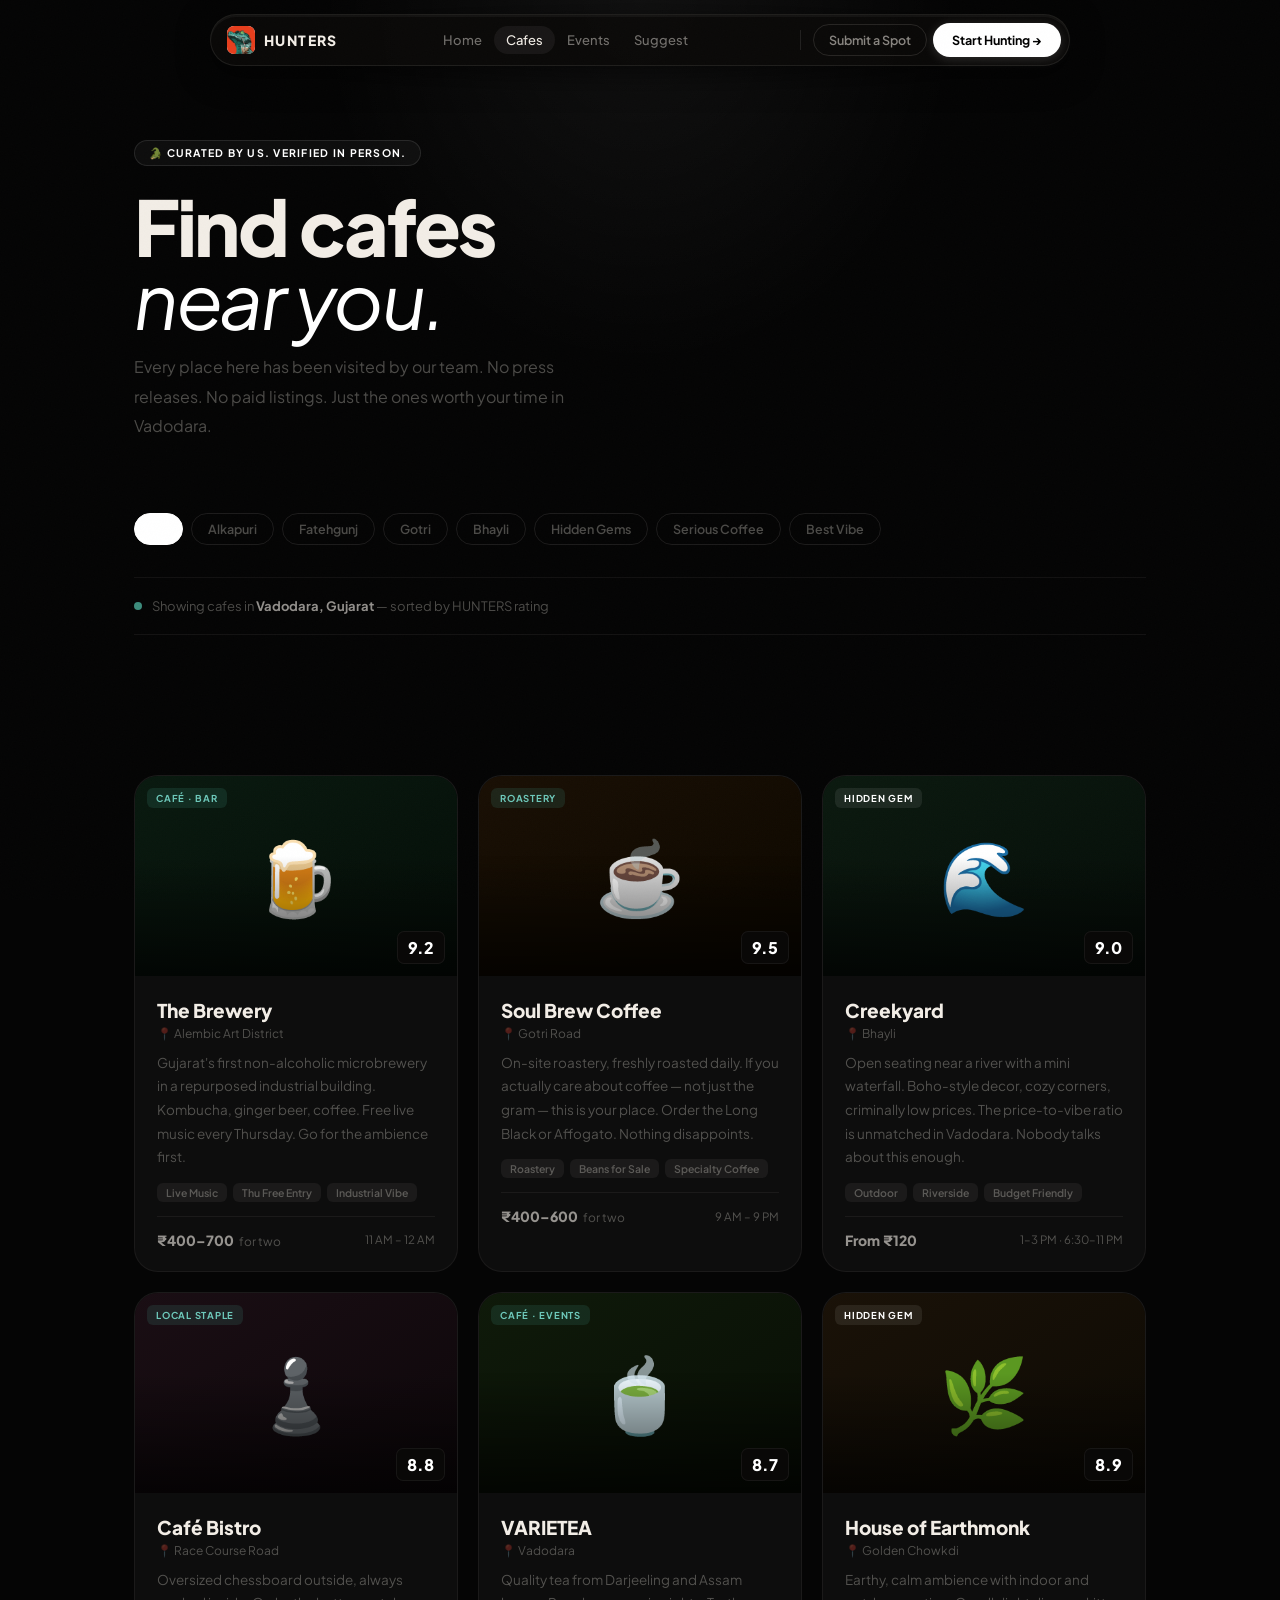
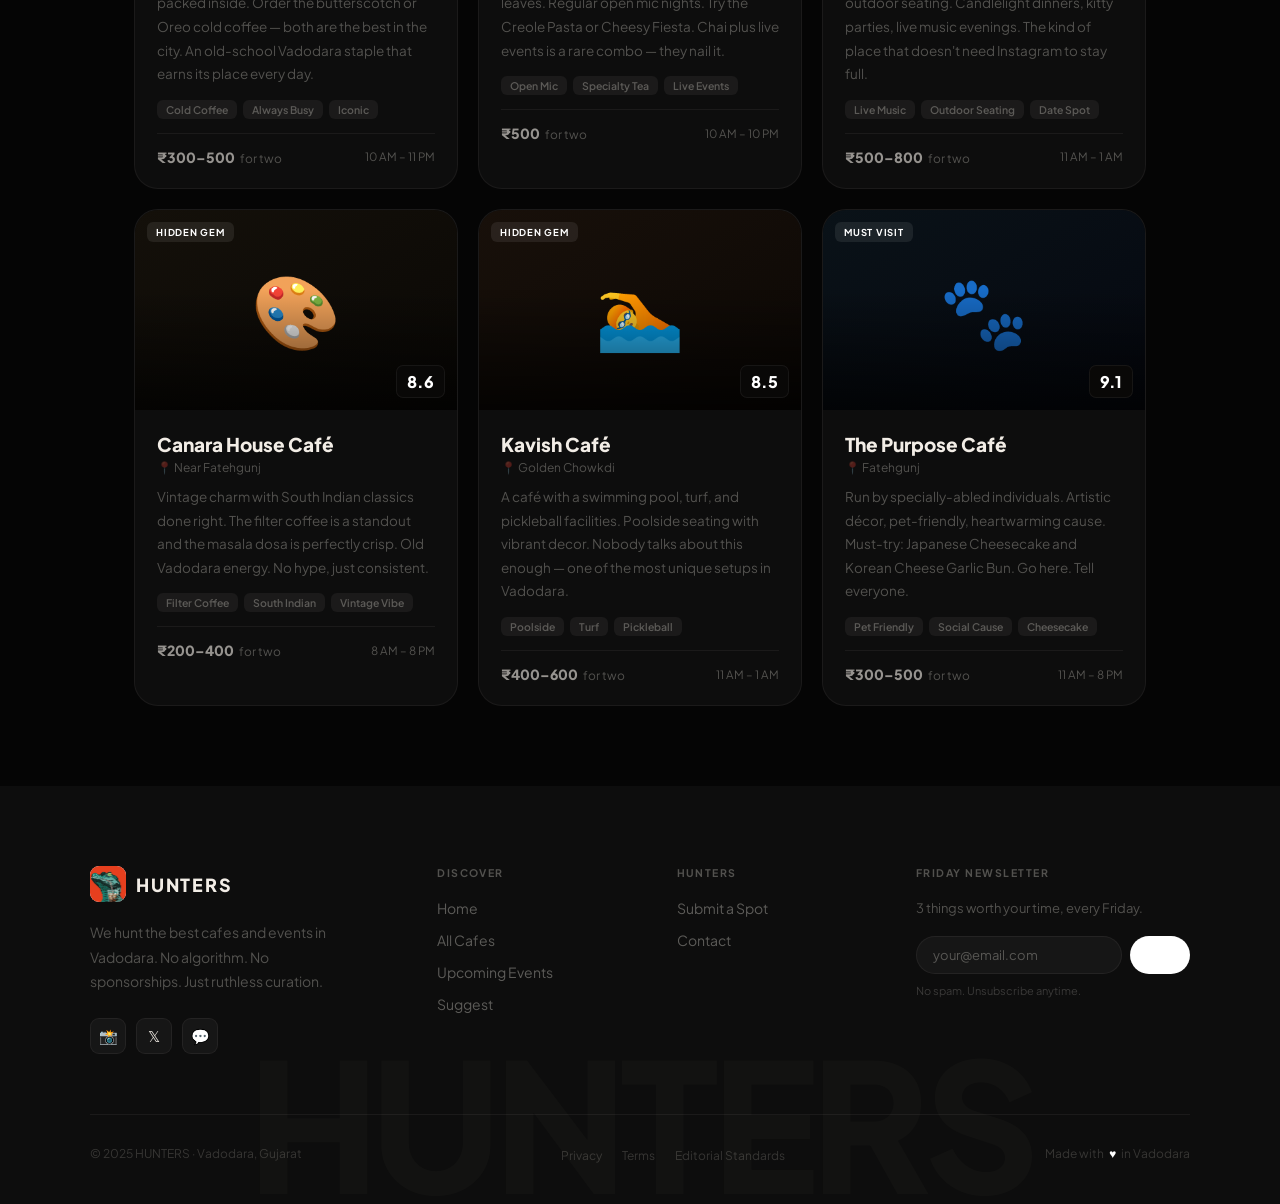
<file: cafes.html>
<!DOCTYPE html>
<html lang="en">

<head>
  <meta charset="UTF-8" />
  <meta name="viewport" content="width=device-width, initial-scale=1.0" />
  <title>Cafes — HUNTERS</title>
  <link rel="canonical" href="https://hunters.in/cafes.html">
  <link rel="preconnect" href="https://fonts.googleapis.com">
  <link rel="preconnect" href="https://fonts.gstatic.com" crossorigin>
  <link
    href="https://fonts.googleapis.com/css2?family=Plus+Jakarta+Sans:ital,wght@0,200..800;1,200..800&display=swap"
    rel="stylesheet">
  <link rel="stylesheet" href="styles.css">
  <style>
    /* Page-specific styles */

    /* LAYOUT */
    .wrap {
      max-width: 1100px;
      margin: 0 auto;
      padding: 0 44px
    }

    .ey {
      font-size: 10.5px;
      font-weight: 700;
      letter-spacing: .14em;
      text-transform: uppercase;
      color: var(--primary);
      margin-bottom: 16px;
      display: flex;
      align-items: center;
      gap: 10px
    }

    .ey::before {
      content: '';
      width: 18px;
      height: 1px;
      background: var(--primary)
    }

    @keyframes fadeUp {
      from {
        opacity: 0;
        transform: translateY(22px)
      }

      to {
        opacity: 1;
        transform: none
      }
    }

    .rev {
      opacity: 0;
      transform: translateY(20px);
      transition: opacity .6s var(--ease-out), transform .6s var(--ease-out)
    }

    .rev.in {
      opacity: 1;
      transform: none
    }

    /* PAGE HERO */
    .pg-hero {
      padding: 140px 0 60px;
      position: relative
    }

    .pg-glow {
      position: absolute;
      top: 0;
      left: 50%;
      transform: translateX(-50%);
      width: 700px;
      height: 400px;
      background: radial-gradient(ellipse at 50% 0%, rgba(255, 255, 255, .05) 0%, transparent 65%);
      pointer-events: none
    }

    .pg-badge {
      display: inline-flex;
      align-items: center;
      gap: 8px;
      background: rgba(255, 255, 255, .04);
      border: 1px solid rgba(255, 255, 255, .1);
      border-radius: 100px;
      padding: 5px 14px;
      font-size: 10.5px;
      font-weight: 700;
      letter-spacing: .12em;
      text-transform: uppercase;
      color: var(--primary);
      margin-bottom: 24px;
      animation: fadeUp .7s var(--ease-out) .1s both
    }

    .pg-h {
      font-family: 'Plus Jakarta Sans', sans-serif;
      font-weight: 900;
      font-size: clamp(44px, 6vw, 80px);
      line-height: .95;
      letter-spacing: -.03em;
      margin-bottom: 16px;
      animation: fadeUp .8s var(--ease-out) .2s both
    }

    .pg-h em {
      font-family: 'Plus Jakarta Sans', sans-serif;
      font-style: italic;
      font-weight: 400;
      color: var(--primary)
    }

    .pg-sub {
      font-size: 16px;
      color: var(--ink30);
      line-height: 1.85;
      max-width: 480px;
      animation: fadeUp .7s var(--ease-out) .3s both;
      margin-bottom: 40px
    }

    /* FILTERS */
    .filters {
      display: flex;
      gap: 8px;
      flex-wrap: wrap;
      padding: 32px 0;
      border-bottom: 1px solid var(--ink06);
      animation: fadeUp .6s var(--ease-out) .4s both
    }

    .filter-btn {
      font-size: 12.5px;
      font-weight: 600;
      padding: 7px 16px;
      border-radius: 100px;
      border: 1px solid var(--ink10);
      color: var(--ink30);
      background: transparent;
      cursor: pointer;
      transition: all .2s;
      font-family: 'Plus Jakarta Sans', sans-serif;
      white-space: nowrap
    }

    .filter-btn:hover {
      border-color: rgba(242, 237, 230, .22);
      color: var(--ink)
    }

    .filter-btn.active {
      background: var(--primary);
      border-color: var(--primary);
      color: #fff
    }

    /* LOCATION STRIP */
    .loc-strip {
      display: flex;
      align-items: center;
      gap: 10px;
      padding: 20px 0;
      font-size: 13px;
      color: var(--ink30);
      border-bottom: 1px solid var(--ink06);
      margin-bottom: 40px
    }

    .loc-dot {
      width: 8px;
      height: 8px;
      background: var(--green-acc);
      border-radius: 50%;
      animation: pulse 2s infinite
    }

    @keyframes pulse {

      0%,
      100% {
        opacity: 1;
        transform: scale(1)
      }

      50% {
        opacity: .4;
        transform: scale(.6)
      }
    }

    /* CAFE GRID */
    .cafe-grid {
      display: grid;
      grid-template-columns: repeat(3, 1fr);
      gap: 20px;
      padding: 40px 0 80px
    }

    .cafe-card {
      background: var(--bg1);
      border: 1px solid var(--ink06);
      border-radius: var(--r-lg);
      overflow: hidden;
      cursor: pointer;
      transition: border-color .25s, transform .35s var(--ease-out), box-shadow .3s
    }

    .cafe-card:hover {
      border-color: rgba(255, 255, 255, .1);
      transform: translateY(-5px);
      box-shadow: 0 24px 60px rgba(0, 0, 0, .6)
    }

    .cc-thumb {
      height: 200px;
      position: relative;
      overflow: hidden;
      display: flex;
      align-items: center;
      justify-content: center;
      font-size: 72px
    }

    .cc-img-overlay {
      position: absolute;
      inset: 0;
      background: linear-gradient(180deg, transparent 40%, rgba(0, 0, 0, .7) 100%)
    }

    .cc-chip {
      position: absolute;
      top: 12px;
      left: 12px;
      font-size: 9.5px;
      font-weight: 700;
      letter-spacing: .08em;
      text-transform: uppercase;
      padding: 4px 9px;
      border-radius: 6px;
      background: rgba(61, 140, 124, .18);
      color: #6ec9bb
    }

    .cc-chip.gem {
      background: rgba(255, 255, 255, .08);
      color: var(--primary)
    }

    .cc-score-badge {
      position: absolute;
      bottom: 12px;
      right: 12px;
      background: rgba(10, 9, 8, .9);
      backdrop-filter: blur(8px);
      -webkit-backdrop-filter: blur(8px);
      border: 1px solid var(--ink06);
      border-radius: 7px;
      padding: 5px 10px;
      font-family: 'Plus Jakarta Sans', sans-serif;
      font-weight: 900;
      font-size: 16px;
      color: var(--primary)
    }

    .cc-body {
      padding: 22px
    }

    .cc-name {
      font-family: 'Plus Jakarta Sans', sans-serif;
      font-weight: 800;
      font-size: 19px;
      color: var(--ink);
      margin-bottom: 4px
    }

    .cc-area {
      font-size: 12px;
      color: var(--ink30);
      margin-bottom: 10px;
      display: flex;
      align-items: center;
      gap: 5px
    }

    .cc-desc {
      font-size: 13.5px;
      color: var(--ink30);
      line-height: 1.75;
      margin-bottom: 14px
    }

    .cc-tags {
      display: flex;
      gap: 6px;
      flex-wrap: wrap;
      margin-bottom: 14px
    }

    .cc-tag {
      font-size: 10.5px;
      font-weight: 600;
      padding: 3px 9px;
      border-radius: 6px;
      background: var(--ink06);
      color: var(--ink30)
    }

    .cc-meta {
      display: flex;
      justify-content: space-between;
      align-items: center;
      padding-top: 14px;
      border-top: 1px solid var(--ink06)
    }

    .cc-price {
      font-size: 12px;
      color: var(--ink30)
    }

    .cc-price strong {
      font-family: 'Plus Jakarta Sans', sans-serif;
      font-weight: 800;
      font-size: 14px;
      color: var(--ink60);
      margin-right: 3px
    }

    .cc-hours {
      font-size: 11.5px;
      color: var(--ink30)
    }

    /* FOOTER */
    footer {
      background: var(--bg1);
      padding: 80px 44px 40px;
      position: relative;
      overflow: hidden
    }

    footer::before {
      content: 'HUNTERS';
      position: absolute;
      bottom: -30px;
      left: 50%;
      transform: translateX(-50%);
      font-family: 'Plus Jakarta Sans', sans-serif;
      font-weight: 900;
      font-size: clamp(80px, 14vw, 180px);
      letter-spacing: -.04em;
      color: rgba(242, 237, 230, .025);
      pointer-events: none;
      white-space: nowrap;
      user-select: none
    }

    .foot-inner {
      max-width: 1100px;
      margin: 0 auto
    }

    .foot-top {
      display: grid;
      grid-template-columns: 1.6fr 1fr 1fr 1fr;
      gap: 60px;
      padding-bottom: 60px
    }

    .ft-brand-row {
      display: flex;
      align-items: center;
      gap: 10px;
      margin-bottom: 18px
    }

    .ft-logo {
      width: 36px;
      height: 36px;
      border-radius: 9px;
      background: var(--primary);
      overflow: hidden;
      flex-shrink: 0
    }

    .ft-logo img {
      width: 100%;
      height: 100%;
      object-fit: cover;
      object-position: 50% 14%
    }

    .ft-name {
      font-family: 'Plus Jakarta Sans', sans-serif;
      font-weight: 900;
      font-size: 18px;
      letter-spacing: .1em;
      color: var(--ink)
    }

    .ft-tagline {
      font-size: 14px;
      color: var(--ink30);
      line-height: 1.75;
      max-width: 260px;
      margin-bottom: 24px
    }

    .ft-social {
      display: flex;
      gap: 10px
    }

    .ft-social a {
      width: 36px;
      height: 36px;
      background: var(--bg3);
      border: 1px solid var(--ink06);
      border-radius: 9px;
      display: flex;
      align-items: center;
      justify-content: center;
      font-size: 15px;
      transition: background .2s, transform .2s var(--spring)
    }

    .ft-social a:hover {
      background: var(--bg4);
      transform: translateY(-2px)
    }

    .ft-col-head {
      font-size: 10.5px;
      font-weight: 700;
      letter-spacing: .14em;
      text-transform: uppercase;
      color: var(--ink30);
      margin-bottom: 18px
    }

    .ft-col ul {
      list-style: none;
      display: flex;
      flex-direction: column;
      gap: 11px
    }

    .ft-col ul a {
      font-size: 14px;
      color: rgba(242, 237, 230, .35);
      transition: color .2s
    }

    .ft-col ul a:hover {
      color: var(--ink60)
    }

    .ft-nl-form {
      display: flex;
      gap: 8px;
      margin-top: 4px
    }

    .ft-nl-input {
      flex: 1;
      background: var(--bg3);
      border: 1px solid var(--ink06);
      border-radius: 100px;
      padding: 10px 16px;
      font-size: 13px;
      color: var(--ink);
      font-family: 'Plus Jakarta Sans', sans-serif;
      outline: none;
      transition: border-color .2s
    }

    .ft-nl-input::placeholder {
      color: var(--ink30)
    }

    .ft-nl-input:focus {
      border-color: rgba(242, 237, 230, .18)
    }

    .ft-nl-btn {
      background: var(--primary);
      color: #fff;
      border: none;
      border-radius: 100px;
      padding: 10px 18px;
      font-size: 13px;
      font-weight: 700;
      font-family: 'Plus Jakarta Sans', sans-serif;
      cursor: pointer;
      white-space: nowrap;
      transition: background .2s
    }

    .ft-nl-btn:hover {
      background: var(--primary)
    }

    .ft-nl-note {
      font-size: 11px;
      color: rgba(242, 237, 230, .2);
      margin-top: 10px
    }

    .foot-divider {
      height: 1px;
      background: var(--ink06);
      margin-bottom: 28px
    }

    .foot-bottom {
      display: flex;
      align-items: center;
      justify-content: space-between;
      flex-wrap: wrap;
      gap: 16px
    }

    .f-copy {
      font-size: 12px;
      color: rgba(242, 237, 230, .18)
    }

    .foot-bottom-links {
      display: flex;
      gap: 20px;
      list-style: none
    }

    .foot-bottom-links a {
      font-size: 12px;
      color: rgba(242, 237, 230, .18);
      transition: color .2s
    }

    .foot-bottom-links a:hover {
      color: rgba(242, 237, 230, .45)
    }

    .foot-made {
      font-size: 12px;
      color: rgba(242, 237, 230, .18);
      display: flex;
      align-items: center;
      gap: 5px
    }

    .foot-made span {
      color: var(--primary)
    }

    @media(max-width:900px) {
      nav {
        padding: 12px 16px
      }

      .nav-pill {
        padding: 0 6px 0 14px
      }

      .n-links {
        display: none
      }

      .n-divider {
        display: none
      }

      .n-ghost {
        display: none
      }

      .n-cta {
        font-size: 12px;
        padding: 7px 14px
      }

      .wrap {
        padding: 0 20px
      }

      .cafe-grid {
        grid-template-columns: repeat(2, 1fr)
      }

      footer {
        padding: 60px 20px 32px
      }

      .foot-top {
        grid-template-columns: 1fr 1fr;
        gap: 40px;
        padding-bottom: 40px
      }

      .foot-bottom {
        flex-direction: column;
        align-items: flex-start;
        gap: 10px
      }
    }

    @media(max-width:560px) {
      nav {
        padding: 10px 12px
      }

      .nav-pill {
        height: 46px;
        padding: 0 4px 0 12px
      }

      .n-logo {
        width: 24px;
        height: 24px
      }

      .n-name {
        font-size: 13px
      }

      .n-cta {
        display: none
      }

      .n-menu-btn {
        display: flex
      }

      .wrap {
        padding: 0 16px
      }

      .cafe-grid {
        grid-template-columns: 1fr
      }

      .pg-hero {
        padding: 110px 0 40px
      }

      .filters {
        gap: 6px
      }

      .filter-btn {
        font-size: 12px;
        padding: 6px 13px
      }

      footer {
        padding: 48px 16px 28px
      }

      .foot-top {
        grid-template-columns: 1fr;
        gap: 32px
      }

      .ft-nl-form {
        flex-direction: column
      }

      .ft-nl-input,
      .ft-nl-btn {
        border-radius: 10px
      }

      .ft-nl-btn {
        width: 100%;
        padding: 12px
      }

      .foot-bottom-links {
        flex-wrap: wrap;
        gap: 12px
      }
    }
  </style>
</head>

<body>
  <div id="grain"></div>

  <nav>
    <div class="nav-pill">
      <a href="index.html" class="n-brand">
        <div class="n-logo"><img src="logo.png" alt="HUNTERS"></div>
        <span class="n-name">HUNTERS</span>
      </a>
      <ul class="n-links">
        <li><a href="index.html">Home</a></li>
        <li><a href="cafes.html" class="active">Cafes</a></li>
        <li><a href="events.html">Events</a></li>
        <li><a href="suggest.html">Suggest</a></li>
      </ul>
      <div class="n-right">
        <div class="n-divider"></div>
        <a href="suggest.html" class="n-ghost">Submit a Spot</a>
        <a href="cafes.html" class="n-cta">Start Hunting →</a>
        <button class="n-menu-btn" id="menuBtn"><span></span><span></span><span></span></button>
      </div>
    </div>
  </nav>
  <div class="n-mobile-menu" id="mobileMenu">
    <a href="index.html">Home</a>
    <a href="cafes.html" class="active">Cafes</a>
    <a href="events.html">Events</a>
    <a href="suggest.html">Suggest</a>
    <a href="suggest.html" class="nm-cta">Submit a Spot</a>
  </div>

  <div class="wrap">
    <div class="pg-hero">
      <div class="pg-glow"></div>
      <div class="pg-badge">🐊 Curated by us. Verified in person.</div>
      <h1 class="pg-h">Find cafes<br><em>near you.</em></h1>
      <p class="pg-sub">Every place here has been visited by our team. No press releases. No paid listings. Just the
        ones worth your time in Vadodara.</p>

      <!-- FILTERS -->
      <div class="filters">
        <button class="filter-btn active" onclick="filterCards('all',this)">All</button>
        <button class="filter-btn" onclick="filterCards('alkapuri',this)">Alkapuri</button>
        <button class="filter-btn" onclick="filterCards('fatehgunj',this)">Fatehgunj</button>
        <button class="filter-btn" onclick="filterCards('gotri',this)">Gotri</button>
        <button class="filter-btn" onclick="filterCards('bhayli',this)">Bhayli</button>
        <button class="filter-btn" onclick="filterCards('gem',this)">Hidden Gems</button>
        <button class="filter-btn" onclick="filterCards('coffee',this)">Serious Coffee</button>
        <button class="filter-btn" onclick="filterCards('vibe',this)">Best Vibe</button>
      </div>

      <!-- LOCATION STRIP -->
      <div class="loc-strip">
        <span class="loc-dot"></span>
        <span>Showing cafes in <strong style="color:var(--ink60)">Vadodara, Gujarat</strong> — sorted by HUNTERS
          rating</span>
      </div>
    </div>

    <!-- CAFE GRID -->
    <div class="cafe-grid">

      <div class="cafe-card rev" data-tags="alembic vibe coffee">
        <div class="cc-thumb" style="background:linear-gradient(150deg,#0a1a10,#050e08)">🍺
          <div class="cc-img-overlay"></div>
          <span class="cc-chip">Café · Bar</span>
          <span class="cc-score-badge">9.2</span>
        </div>
        <div class="cc-body">
          <div class="cc-name">The Brewery</div>
          <div class="cc-area">📍 Alembic Art District</div>
          <div class="cc-desc">Gujarat's first non-alcoholic microbrewery in a repurposed industrial building. Kombucha,
            ginger beer, coffee. Free live music every Thursday. Go for the ambience first.</div>
          <div class="cc-tags"><span class="cc-tag">Live Music</span><span class="cc-tag">Thu Free Entry</span><span
              class="cc-tag">Industrial Vibe</span></div>
          <div class="cc-meta">
            <div class="cc-price"><strong>₹400–700</strong> for two</div>
            <div class="cc-hours">11 AM – 12 AM</div>
          </div>
        </div>
      </div>

      <div class="cafe-card rev" data-tags="gotri coffee">
        <div class="cc-thumb" style="background:linear-gradient(150deg,#1a1005,#0d0800)">☕
          <div class="cc-img-overlay"></div>
          <span class="cc-chip">Roastery</span>
          <span class="cc-score-badge">9.5</span>
        </div>
        <div class="cc-body">
          <div class="cc-name">Soul Brew Coffee</div>
          <div class="cc-area">📍 Gotri Road</div>
          <div class="cc-desc">On-site roastery, freshly roasted daily. If you actually care about coffee — not just the
            gram — this is your place. Order the Long Black or Affogato. Nothing disappoints.</div>
          <div class="cc-tags"><span class="cc-tag">Roastery</span><span class="cc-tag">Beans for Sale</span><span
              class="cc-tag">Specialty Coffee</span></div>
          <div class="cc-meta">
            <div class="cc-price"><strong>₹400–600</strong> for two</div>
            <div class="cc-hours">9 AM – 9 PM</div>
          </div>
        </div>
      </div>

      <div class="cafe-card rev" data-tags="bhayli gem vibe">
        <div class="cc-thumb" style="background:linear-gradient(150deg,#0c1a10,#060e09)">🌊
          <div class="cc-img-overlay"></div>
          <span class="cc-chip gem">Hidden Gem</span>
          <span class="cc-score-badge">9.0</span>
        </div>
        <div class="cc-body">
          <div class="cc-name">Creekyard</div>
          <div class="cc-area">📍 Bhayli</div>
          <div class="cc-desc">Open seating near a river with a mini waterfall. Boho-style decor, cozy corners,
            criminally low prices. The price-to-vibe ratio is unmatched in Vadodara. Nobody talks about this enough.
          </div>
          <div class="cc-tags"><span class="cc-tag">Outdoor</span><span class="cc-tag">Riverside</span><span
              class="cc-tag">Budget Friendly</span></div>
          <div class="cc-meta">
            <div class="cc-price"><strong>From ₹120</strong></div>
            <div class="cc-hours">1–3 PM · 6:30–11 PM</div>
          </div>
        </div>
      </div>

      <div class="cafe-card rev" data-tags="alkapuri vibe coffee">
        <div class="cc-thumb" style="background:linear-gradient(150deg,#1a0e14,#0d070a)">♟️
          <div class="cc-img-overlay"></div>
          <span class="cc-chip">Local Staple</span>
          <span class="cc-score-badge">8.8</span>
        </div>
        <div class="cc-body">
          <div class="cc-name">Café Bistro</div>
          <div class="cc-area">📍 Race Course Road</div>
          <div class="cc-desc">Oversized chessboard outside, always packed inside. Order the butterscotch or Oreo cold
            coffee — both are the best in the city. An old-school Vadodara staple that earns its place every day.</div>
          <div class="cc-tags"><span class="cc-tag">Cold Coffee</span><span class="cc-tag">Always Busy</span><span
              class="cc-tag">Iconic</span></div>
          <div class="cc-meta">
            <div class="cc-price"><strong>₹300–500</strong> for two</div>
            <div class="cc-hours">10 AM – 11 PM</div>
          </div>
        </div>
      </div>

      <div class="cafe-card rev" data-tags="gem vibe">
        <div class="cc-thumb" style="background:linear-gradient(150deg,#0f1a0a,#080e05)">🍵
          <div class="cc-img-overlay"></div>
          <span class="cc-chip">Café · Events</span>
          <span class="cc-score-badge">8.7</span>
        </div>
        <div class="cc-body">
          <div class="cc-name">VARIETEA</div>
          <div class="cc-area">📍 Vadodara</div>
          <div class="cc-desc">Quality tea from Darjeeling and Assam leaves. Regular open mic nights. Try the Creole
            Pasta or Cheesy Fiesta. Chai plus live events is a rare combo — they nail it.</div>
          <div class="cc-tags"><span class="cc-tag">Open Mic</span><span class="cc-tag">Specialty Tea</span><span
              class="cc-tag">Live Events</span></div>
          <div class="cc-meta">
            <div class="cc-price"><strong>₹500</strong> for two</div>
            <div class="cc-hours">10 AM – 10 PM</div>
          </div>
        </div>
      </div>

      <div class="cafe-card rev" data-tags="fatehgunj gem vibe">
        <div class="cc-thumb" style="background:linear-gradient(150deg,#1a1208,#0d0a04)">🌿
          <div class="cc-img-overlay"></div>
          <span class="cc-chip gem">Hidden Gem</span>
          <span class="cc-score-badge">8.9</span>
        </div>
        <div class="cc-body">
          <div class="cc-name">House of Earthmonk</div>
          <div class="cc-area">📍 Golden Chowkdi</div>
          <div class="cc-desc">Earthy, calm ambience with indoor and outdoor seating. Candlelight dinners, kitty
            parties, live music evenings. The kind of place that doesn't need Instagram to stay full.</div>
          <div class="cc-tags"><span class="cc-tag">Live Music</span><span class="cc-tag">Outdoor Seating</span><span
              class="cc-tag">Date Spot</span></div>
          <div class="cc-meta">
            <div class="cc-price"><strong>₹500–800</strong> for two</div>
            <div class="cc-hours">11 AM – 1 AM</div>
          </div>
        </div>
      </div>

      <div class="cafe-card rev" data-tags="fatehgunj gem coffee">
        <div class="cc-thumb" style="background:linear-gradient(150deg,#14100a,#0a0805)">🎨
          <div class="cc-img-overlay"></div>
          <span class="cc-chip gem">Hidden Gem</span>
          <span class="cc-score-badge">8.6</span>
        </div>
        <div class="cc-body">
          <div class="cc-name">Canara House Café</div>
          <div class="cc-area">📍 Near Fatehgunj</div>
          <div class="cc-desc">Vintage charm with South Indian classics done right. The filter coffee is a standout and
            the masala dosa is perfectly crisp. Old Vadodara energy. No hype, just consistent.</div>
          <div class="cc-tags"><span class="cc-tag">Filter Coffee</span><span class="cc-tag">South Indian</span><span
              class="cc-tag">Vintage Vibe</span></div>
          <div class="cc-meta">
            <div class="cc-price"><strong>₹200–400</strong> for two</div>
            <div class="cc-hours">8 AM – 8 PM</div>
          </div>
        </div>
      </div>

      <div class="cafe-card rev" data-tags="gem vibe">
        <div class="cc-thumb" style="background:linear-gradient(150deg,#18100a,#0c0805)">🏊
          <div class="cc-img-overlay"></div>
          <span class="cc-chip gem">Hidden Gem</span>
          <span class="cc-score-badge">8.5</span>
        </div>
        <div class="cc-body">
          <div class="cc-name">Kavish Café</div>
          <div class="cc-area">📍 Golden Chowkdi</div>
          <div class="cc-desc">A café with a swimming pool, turf, and pickleball facilities. Poolside seating with
            vibrant decor. Nobody talks about this enough — one of the most unique setups in Vadodara.</div>
          <div class="cc-tags"><span class="cc-tag">Poolside</span><span class="cc-tag">Turf</span><span
              class="cc-tag">Pickleball</span></div>
          <div class="cc-meta">
            <div class="cc-price"><strong>₹400–600</strong> for two</div>
            <div class="cc-hours">11 AM – 1 AM</div>
          </div>
        </div>
      </div>

      <div class="cafe-card rev" data-tags="fatehgunj gem">
        <div class="cc-thumb" style="background:linear-gradient(150deg,#0a1218,#050810)">🐾
          <div class="cc-img-overlay"></div>
          <span class="cc-chip gem">Must Visit</span>
          <span class="cc-score-badge">9.1</span>
        </div>
        <div class="cc-body">
          <div class="cc-name">The Purpose Café</div>
          <div class="cc-area">📍 Fatehgunj</div>
          <div class="cc-desc">Run by specially-abled individuals. Artistic décor, pet-friendly, heartwarming cause.
            Must-try: Japanese Cheesecake and Korean Cheese Garlic Bun. Go here. Tell everyone.</div>
          <div class="cc-tags"><span class="cc-tag">Pet Friendly</span><span class="cc-tag">Social Cause</span><span
              class="cc-tag">Cheesecake</span></div>
          <div class="cc-meta">
            <div class="cc-price"><strong>₹300–500</strong> for two</div>
            <div class="cc-hours">11 AM – 8 PM</div>
          </div>
        </div>
      </div>

    </div>
  </div>

  <!-- FOOTER -->
  <footer>
    <div class="foot-inner">
      <div class="foot-top">
        <div>
          <div class="ft-brand-row">
            <div class="ft-logo"><img src="logo.png" alt="HUNTERS"></div><span
              class="ft-name">HUNTERS</span>
          </div>
          <p class="ft-tagline">We hunt the best cafes and events in Vadodara. No algorithm. No sponsorships. Just
            ruthless curation.</p>
          <div class="ft-social"><a href="#">📸</a><a href="#">𝕏</a><a href="#">💬</a></div>
        </div>
        <div class="ft-col">
          <div class="ft-col-head">Discover</div>
          <ul>
            <li><a href="index.html">Home</a></li>
            <li><a href="cafes.html">All Cafes</a></li>
            <li><a href="events.html">Upcoming Events</a></li>
            <li><a href="suggest.html">Suggest</a></li>
          </ul>
        </div>
        <div class="ft-col">
          <div class="ft-col-head">HUNTERS</div>
          <ul>
            <li><a href="suggest.html">Submit a Spot</a></li>
            <li><a href="#">Contact</a></li>
          </ul>
        </div>
        <div class="ft-col">
          <div class="ft-col-head">Friday Newsletter</div>
          <p class="ft-tagline" style="margin-bottom:16px;font-size:13px">3 things worth your time, every Friday.</p>
          <div class="ft-nl-form"><input type="email" class="ft-nl-input" placeholder="your@email.com"><button
              class="ft-nl-btn">Join</button></div>
          <p class="ft-nl-note">No spam. Unsubscribe anytime.</p>
        </div>
      </div>
      <div class="foot-divider"></div>
      <div class="foot-bottom"><span class="f-copy">© 2025 HUNTERS · Vadodara, Gujarat</span>
        <ul class="foot-bottom-links">
          <li><a href="#">Privacy</a></li>
          <li><a href="#">Terms</a></li>
          <li><a href="#">Editorial Standards</a></li>
        </ul><span class="foot-made">Made with <span>♥</span> in Vadodara</span>
      </div>
    </div>
  </footer>

  <script src="script.js" defer></script>
  <script>
    function filterCards(tag, btn) {
      document.querySelectorAll('.filter-btn').forEach(b => b.classList.remove('active'));
      btn.classList.add('active');
      document.querySelectorAll('.cafe-card').forEach(card => {
        const tags = card.dataset.tags || '';
        card.style.display = (tag === 'all' || tags.includes(tag)) ? '' : 'none';
      });
    }
  </script>
</body>

</html>
</file>
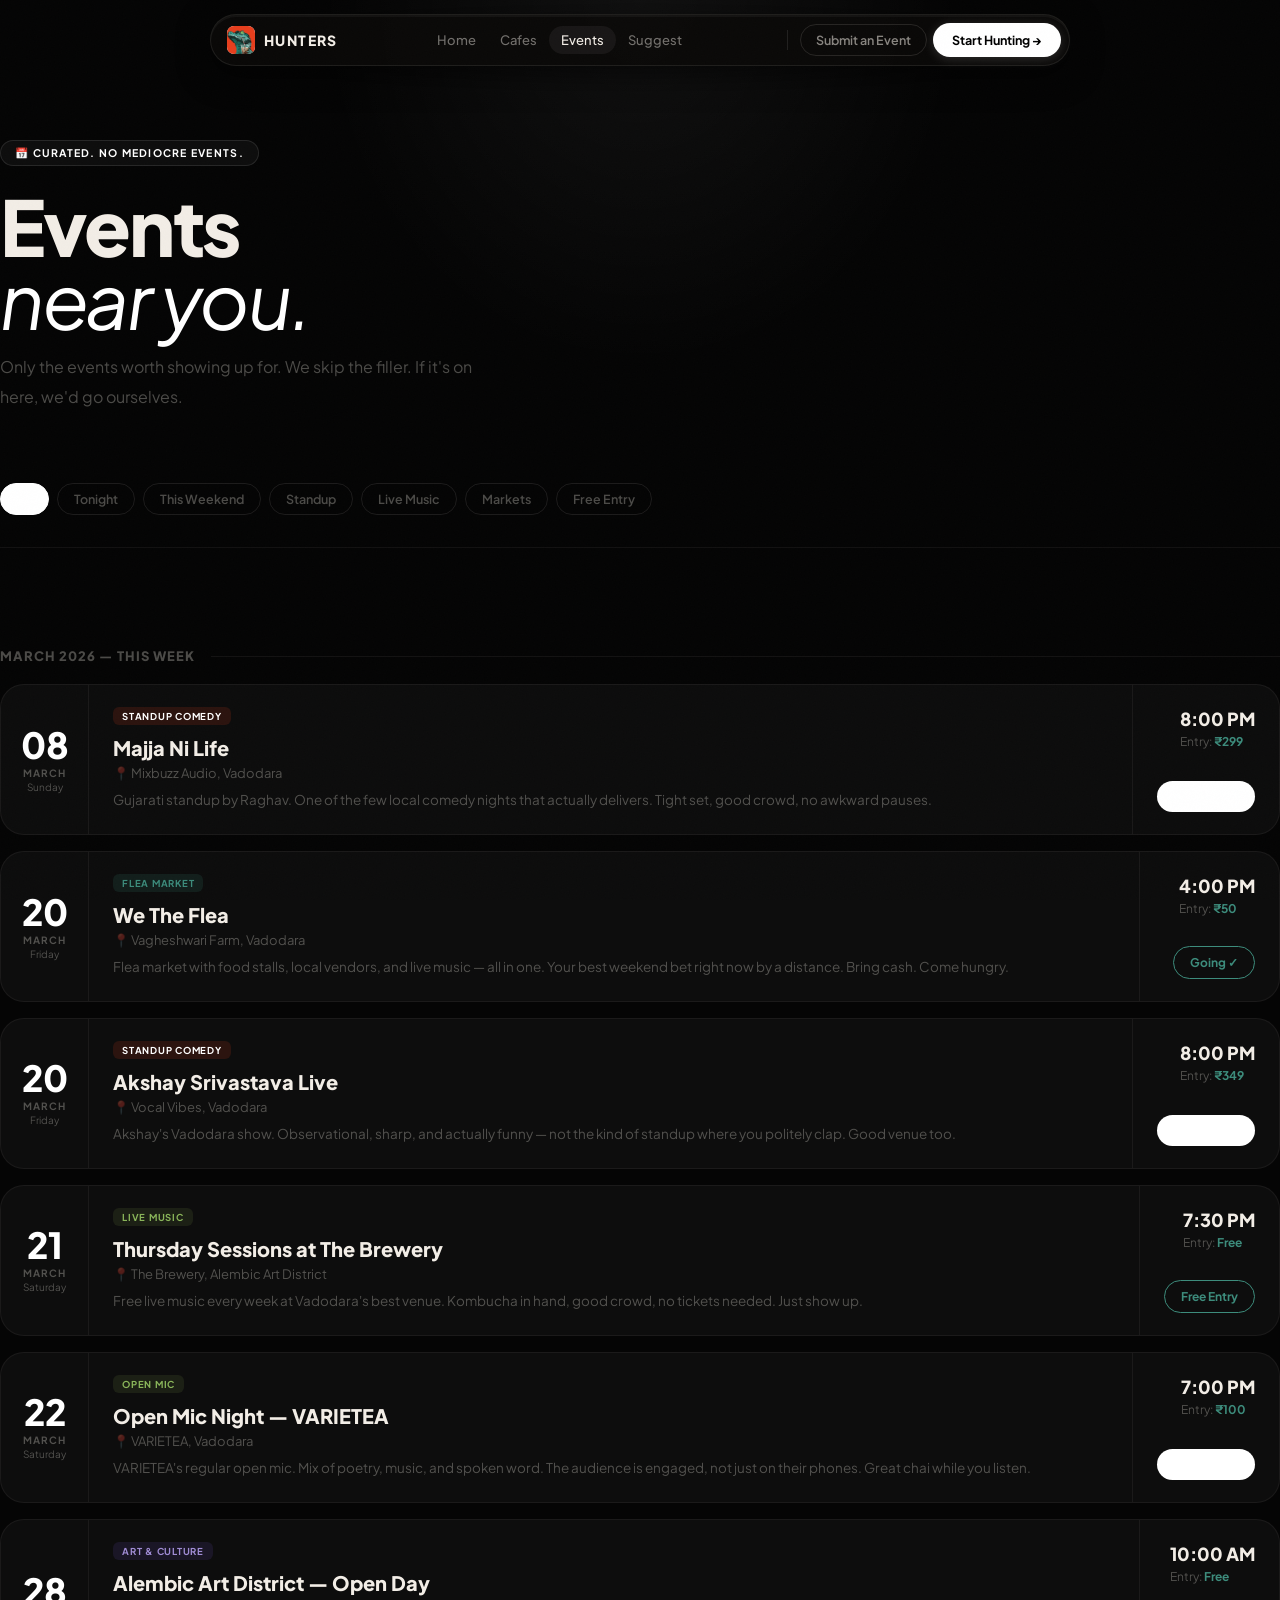
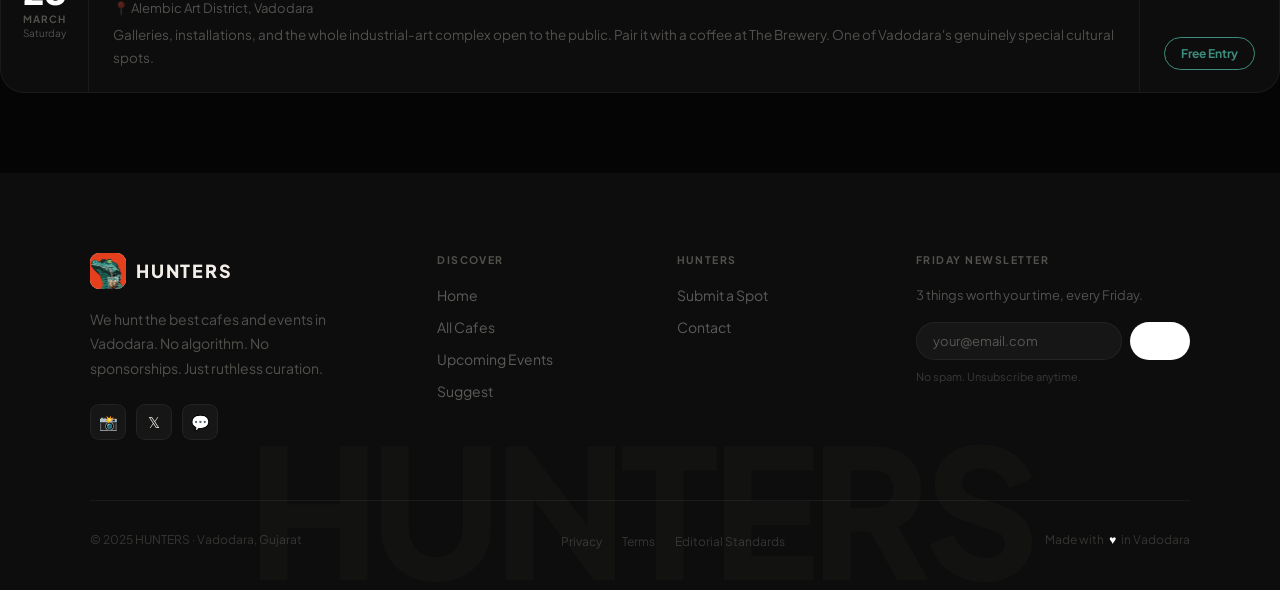
<file: events.html>
<!DOCTYPE html>
<html lang="en">

<head>
  <meta charset="UTF-8" />
  <meta name="viewport" content="width=device-width, initial-scale=1.0" />
  <title>Events — HUNTERS</title>
  <link rel="canonical" href="https://hunters.in/events.html">
  <link rel="preconnect" href="https://fonts.googleapis.com">
  <link rel="preconnect" href="https://fonts.gstatic.com" crossorigin>
  <link
    href="https://fonts.googleapis.com/css2?family=Plus+Jakarta+Sans:ital,wght@0,200..800;1,200..800&display=swap"
    rel="stylesheet">
  <link rel="stylesheet" href="styles.css">
  <style>
    /* Page-specific styles */

    /* PAGE HERO */
    .pg-hero {
      padding: 140px 0 60px;
      position: relative
    }

    .pg-glow {
      position: absolute;
      top: 0;
      left: 50%;
      transform: translateX(-50%);
      width: 700px;
      height: 400px;
      background: radial-gradient(ellipse at 50% 0%, rgba(255, 255, 255, .05) 0%, transparent 65%);
      pointer-events: none
    }

    .pg-badge {
      display: inline-flex;
      align-items: center;
      gap: 8px;
      background: rgba(255, 255, 255, .04);
      border: 1px solid rgba(255, 255, 255, .1);
      border-radius: 100px;
      padding: 5px 14px;
      font-size: 10.5px;
      font-weight: 700;
      letter-spacing: .12em;
      text-transform: uppercase;
      color: var(--primary);
      margin-bottom: 24px;
      animation: fadeUp .7s var(--ease-out) .1s both
    }

    .pg-h {
      font-family: 'Plus Jakarta Sans', sans-serif;
      font-weight: 900;
      font-size: clamp(44px, 6vw, 80px);
      line-height: .95;
      letter-spacing: -.03em;
      margin-bottom: 16px;
      animation: fadeUp .8s var(--ease-out) .2s both
    }

    .pg-h em {
      font-family: 'Plus Jakarta Sans', sans-serif;
      font-style: italic;
      font-weight: 400;
      color: var(--primary)
    }

    .pg-sub {
      font-size: 16px;
      color: var(--ink30);
      line-height: 1.85;
      max-width: 480px;
      animation: fadeUp .7s var(--ease-out) .3s both;
      margin-bottom: 40px
    }

    /* FILTERS */
    .filters {
      display: flex;
      gap: 8px;
      flex-wrap: wrap;
      padding: 32px 0;
      border-bottom: 1px solid var(--ink06);
      animation: fadeUp .6s var(--ease-out) .4s both
    }

    .filter-btn {
      font-size: 12.5px;
      font-weight: 600;
      padding: 7px 16px;
      border-radius: 100px;
      border: 1px solid var(--ink10);
      color: var(--ink30);
      background: transparent;
      cursor: pointer;
      transition: all .2s;
      font-family: 'Plus Jakarta Sans', sans-serif;
      white-space: nowrap
    }

    .filter-btn:hover {
      border-color: rgba(242, 237, 230, .22);
      color: var(--ink)
    }

    .filter-btn.active {
      background: var(--primary);
      border-color: var(--primary);
      color: #fff
    }

    /* SECTION HEADER */
    .sec-label {
      font-family: 'Plus Jakarta Sans', sans-serif;
      font-weight: 900;
      font-size: 13px;
      color: var(--ink30);
      letter-spacing: .08em;
      text-transform: uppercase;
      padding: 40px 0 20px;
      display: flex;
      align-items: center;
      gap: 16px
    }

    .sec-label::after {
      content: '';
      flex: 1;
      height: 1px;
      background: var(--ink06)
    }

    /* EVENT CARDS */
    .events-list {
      display: flex;
      flex-direction: column;
      gap: 16px;
      padding-bottom: 80px
    }

    .ev-card {
      background: var(--bg1);
      border: 1px solid var(--ink06);
      border-radius: var(--r-lg);
      display: grid;
      grid-template-columns: auto 1fr auto;
      gap: 0;
      overflow: hidden;
      transition: border-color .25s, transform .3s var(--ease-out), box-shadow .3s;
      cursor: pointer
    }

    .ev-card:hover {
      border-color: rgba(255, 255, 255, .1);
      transform: translateY(-3px);
      box-shadow: 0 20px 50px rgba(0, 0, 0, .6)
    }

    .ev-date {
      width: 88px;
      display: flex;
      flex-direction: column;
      align-items: center;
      justify-content: center;
      padding: 24px 16px;
      border-right: 1px solid var(--ink06);
      flex-shrink: 0
    }

    .ev-day {
      font-family: 'Plus Jakarta Sans', sans-serif;
      font-weight: 900;
      font-size: 36px;
      color: var(--primary);
      line-height: 1
    }

    .ev-month {
      font-size: 10px;
      font-weight: 700;
      letter-spacing: .12em;
      text-transform: uppercase;
      color: var(--ink30);
      margin-top: 4px
    }

    .ev-dow {
      font-size: 10px;
      color: var(--ink30);
      margin-top: 2px
    }

    .ev-body {
      padding: 22px 24px;
      display: flex;
      flex-direction: column;
      justify-content: center
    }

    .ev-chip {
      display: inline-flex;
      font-size: 9.5px;
      font-weight: 700;
      letter-spacing: .08em;
      text-transform: uppercase;
      padding: 3px 9px;
      border-radius: 6px;
      margin-bottom: 10px;
      width: fit-content
    }

    .chip-standup {
      background: rgba(230, 63, 30, .14);
      color: var(--primary)
    }

    .chip-flea {
      background: rgba(61, 140, 124, .14);
      color: var(--green-acc)
    }

    .chip-music {
      background: rgba(90, 110, 58, .2);
      color: #8ab55a
    }

    .chip-art {
      background: rgba(80, 60, 140, .2);
      color: #a08cd4
    }

    .chip-food {
      background: rgba(180, 130, 30, .18);
      color: #c9a33a
    }

    .ev-name {
      font-family: 'Plus Jakarta Sans', sans-serif;
      font-weight: 800;
      font-size: 20px;
      color: var(--ink);
      margin-bottom: 5px
    }

    .ev-venue {
      font-size: 13px;
      color: var(--ink30);
      margin-bottom: 8px;
      display: flex;
      align-items: center;
      gap: 6px
    }

    .ev-why {
      font-size: 13.5px;
      color: var(--ink30);
      line-height: 1.7
    }

    .ev-right {
      padding: 22px 24px;
      display: flex;
      flex-direction: column;
      align-items: flex-end;
      justify-content: space-between;
      flex-shrink: 0;
      min-width: 140px;
      border-left: 1px solid var(--ink06)
    }

    .ev-time {
      font-family: 'Plus Jakarta Sans', sans-serif;
      font-weight: 800;
      font-size: 18px;
      color: var(--ink);
      margin-bottom: 4px
    }

    .ev-price {
      font-size: 12px;
      color: var(--ink30);
      margin-bottom: 16px
    }

    .ev-price strong {
      color: var(--green-acc);
      font-weight: 700
    }

    .ev-btn {
      font-size: 12px;
      font-weight: 700;
      padding: 8px 16px;
      border-radius: 100px;
      background: var(--primary);
      color: #fff;
      transition: background .2s, transform .15s var(--spring)
    }

    .ev-btn:hover {
      background: var(--primary);
      transform: translateY(-1px)
    }

    .ev-free {
      font-size: 12px;
      font-weight: 700;
      padding: 8px 16px;
      border-radius: 100px;
      border: 1px solid var(--green-acc);
      color: var(--green-acc);
      transition: background .2s
    }

    .ev-free:hover {
      background: rgba(61, 140, 124, .1)
    }

    /* FOOTER */
    footer {
      background: var(--bg1);
      padding: 80px 44px 40px;
      position: relative;
      overflow: hidden
    }

    footer::before {
      content: 'HUNTERS';
      position: absolute;
      bottom: -30px;
      left: 50%;
      transform: translateX(-50%);
      font-family: 'Plus Jakarta Sans', sans-serif;
      font-weight: 900;
      font-size: clamp(80px, 14vw, 180px);
      letter-spacing: -.04em;
      color: rgba(242, 237, 230, .025);
      pointer-events: none;
      white-space: nowrap;
      user-select: none
    }

    .foot-inner {
      max-width: 1100px;
      margin: 0 auto
    }

    .foot-top {
      display: grid;
      grid-template-columns: 1.6fr 1fr 1fr 1fr;
      gap: 60px;
      padding-bottom: 60px
    }

    .ft-brand-row {
      display: flex;
      align-items: center;
      gap: 10px;
      margin-bottom: 18px
    }

    .ft-logo {
      width: 36px;
      height: 36px;
      border-radius: 9px;
      background: var(--primary);
      overflow: hidden;
      flex-shrink: 0
    }

    .ft-logo img {
      width: 100%;
      height: 100%;
      object-fit: cover;
      object-position: 50% 14%
    }

    .ft-name {
      font-family: 'Plus Jakarta Sans', sans-serif;
      font-weight: 900;
      font-size: 18px;
      letter-spacing: .1em;
      color: var(--ink)
    }

    .ft-tagline {
      font-size: 14px;
      color: var(--ink30);
      line-height: 1.75;
      max-width: 260px;
      margin-bottom: 24px
    }

    .ft-social {
      display: flex;
      gap: 10px
    }

    .ft-social a {
      width: 36px;
      height: 36px;
      background: var(--bg3);
      border: 1px solid var(--ink06);
      border-radius: 9px;
      display: flex;
      align-items: center;
      justify-content: center;
      font-size: 15px;
      transition: background .2s, transform .2s var(--spring)
    }

    .ft-social a:hover {
      background: var(--bg4);
      transform: translateY(-2px)
    }

    .ft-col-head {
      font-size: 10.5px;
      font-weight: 700;
      letter-spacing: .14em;
      text-transform: uppercase;
      color: var(--ink30);
      margin-bottom: 18px
    }

    .ft-col ul {
      list-style: none;
      display: flex;
      flex-direction: column;
      gap: 11px
    }

    .ft-col ul a {
      font-size: 14px;
      color: rgba(242, 237, 230, .35);
      transition: color .2s
    }

    .ft-col ul a:hover {
      color: var(--ink60)
    }

    .ft-nl-form {
      display: flex;
      gap: 8px;
      margin-top: 4px
    }

    .ft-nl-input {
      flex: 1;
      background: var(--bg3);
      border: 1px solid var(--ink06);
      border-radius: 100px;
      padding: 10px 16px;
      font-size: 13px;
      color: var(--ink);
      font-family: 'Plus Jakarta Sans', sans-serif;
      outline: none;
      transition: border-color .2s
    }

    .ft-nl-input::placeholder {
      color: var(--ink30)
    }

    .ft-nl-input:focus {
      border-color: rgba(242, 237, 230, .18)
    }

    .ft-nl-btn {
      background: var(--primary);
      color: #fff;
      border: none;
      border-radius: 100px;
      padding: 10px 18px;
      font-size: 13px;
      font-weight: 700;
      font-family: 'Plus Jakarta Sans', sans-serif;
      cursor: pointer;
      white-space: nowrap;
      transition: background .2s
    }

    .ft-nl-btn:hover {
      background: var(--primary)
    }

    .ft-nl-note {
      font-size: 11px;
      color: rgba(242, 237, 230, .2);
      margin-top: 10px
    }

    .foot-divider {
      height: 1px;
      background: var(--ink06);
      margin-bottom: 28px
    }

    .foot-bottom {
      display: flex;
      align-items: center;
      justify-content: space-between;
      flex-wrap: wrap;
      gap: 16px
    }

    .f-copy {
      font-size: 12px;
      color: rgba(242, 237, 230, .18)
    }

    .foot-bottom-links {
      display: flex;
      gap: 20px;
      list-style: none
    }

    .foot-bottom-links a {
      font-size: 12px;
      color: rgba(242, 237, 230, .18);
      transition: color .2s
    }

    .foot-bottom-links a:hover {
      color: rgba(242, 237, 230, .45)
    }

    .foot-made {
      font-size: 12px;
      color: rgba(242, 237, 230, .18);
      display: flex;
      align-items: center;
      gap: 5px
    }

    .foot-made span {
      color: var(--primary)
    }

    @media(max-width:900px) {
      nav {
        padding: 12px 16px
      }

      .nav-pill {
        padding: 0 6px 0 14px
      }

      .n-links {
        display: none
      }

      .n-divider {
        display: none
      }

      .n-ghost {
        display: none
      }

      .n-cta {
        font-size: 12px;
        padding: 7px 14px
      }

      .wrap {
        padding: 0 20px
      }

      .ev-card {
        grid-template-columns: 72px 1fr;
        grid-template-rows: auto auto
      }

      .ev-right {
        grid-column: 2;
        grid-row: 2;
        border-left: none;
        border-top: 1px solid var(--ink06);
        flex-direction: row;
        align-items: center;
        justify-content: space-between;
        min-width: auto
      }

      .ev-date {
        width: 72px
      }

      footer {
        padding: 60px 20px 32px
      }

      .foot-top {
        grid-template-columns: 1fr 1fr;
        gap: 40px;
        padding-bottom: 40px
      }

      .foot-bottom {
        flex-direction: column;
        align-items: flex-start;
        gap: 10px
      }
    }

    @media(max-width:560px) {
      nav {
        padding: 10px 12px
      }

      .nav-pill {
        height: 46px;
        padding: 0 4px 0 12px
      }

      .n-logo {
        width: 24px;
        height: 24px
      }

      .n-name {
        font-size: 13px
      }

      .n-cta {
        display: none
      }

      .n-menu-btn {
        display: flex
      }

      .wrap {
        padding: 0 16px
      }

      .pg-hero {
        padding: 110px 0 40px
      }

      .ev-card {
        grid-template-columns: 64px 1fr
      }

      .ev-date {
        width: 64px;
        padding: 18px 10px
      }

      .ev-day {
        font-size: 28px
      }

      .ev-body {
        padding: 16px
      }

      .ev-name {
        font-size: 17px
      }

      .ev-right {
        padding: 14px 16px
      }

      .ev-time {
        font-size: 15px
      }

      .filters {
        gap: 6px
      }

      .filter-btn {
        font-size: 12px;
        padding: 6px 13px
      }

      footer {
        padding: 48px 16px 28px
      }

      .foot-top {
        grid-template-columns: 1fr;
        gap: 32px
      }

      .ft-nl-form {
        flex-direction: column
      }

      .ft-nl-input,
      .ft-nl-btn {
        border-radius: 10px
      }

      .ft-nl-btn {
        width: 100%;
        padding: 12px
      }

      .foot-bottom-links {
        flex-wrap: wrap;
        gap: 12px
      }
    }
  </style>
</head>

<body>
  <div id="grain"></div>

  <nav>
    <div class="nav-pill">
      <a href="index.html" class="n-brand">
        <div class="n-logo"><img src="logo.png" alt="HUNTERS"></div>
        <span class="n-name">HUNTERS</span>
      </a>
      <ul class="n-links">
        <li><a href="index.html">Home</a></li>
        <li><a href="cafes.html">Cafes</a></li>
        <li><a href="events.html" class="active">Events</a></li>
        <li><a href="suggest.html">Suggest</a></li>
      </ul>
      <div class="n-right">
        <div class="n-divider"></div>
        <a href="suggest.html" class="n-ghost">Submit an Event</a>
        <a href="cafes.html" class="n-cta">Start Hunting →</a>
        <button class="n-menu-btn" id="menuBtn"><span></span><span></span><span></span></button>
      </div>
    </div>
  </nav>
  <div class="n-mobile-menu" id="mobileMenu">
    <a href="index.html">Home</a>
    <a href="cafes.html">Cafes</a>
    <a href="events.html" class="active">Events</a>
    <a href="suggest.html">Suggest</a>
    <a href="suggest.html" class="nm-cta">Submit an Event</a>
  </div>

  <div class="wrap">
    <div class="pg-hero">
      <div class="pg-glow"></div>
      <div class="pg-badge">📅 Curated. No mediocre events.</div>
      <h1 class="pg-h">Events<br><em>near you.</em></h1>
      <p class="pg-sub">Only the events worth showing up for. We skip the filler. If it's on here, we'd go ourselves.
      </p>
      <div class="filters">
        <button class="filter-btn active" onclick="filterEvents('all',this)">All</button>
        <button class="filter-btn" onclick="filterEvents('tonight',this)">Tonight</button>
        <button class="filter-btn" onclick="filterEvents('weekend',this)">This Weekend</button>
        <button class="filter-btn" onclick="filterEvents('standup',this)">Standup</button>
        <button class="filter-btn" onclick="filterEvents('music',this)">Live Music</button>
        <button class="filter-btn" onclick="filterEvents('flea',this)">Markets</button>
        <button class="filter-btn" onclick="filterEvents('free',this)">Free Entry</button>
      </div>
    </div>

    <!-- THIS WEEK -->
    <div class="sec-label rev">March 2026 — This Week</div>
    <div class="events-list">

      <div class="ev-card rev" data-tags="tonight standup">
        <div class="ev-date">
          <div class="ev-day">08</div>
          <div class="ev-month">March</div>
          <div class="ev-dow">Sunday</div>
        </div>
        <div class="ev-body">
          <span class="ev-chip chip-standup">Standup Comedy</span>
          <div class="ev-name">Majja Ni Life</div>
          <div class="ev-venue">📍 Mixbuzz Audio, Vadodara</div>
          <div class="ev-why">Gujarati standup by Raghav. One of the few local comedy nights that actually delivers.
            Tight set, good crowd, no awkward pauses.</div>
        </div>
        <div class="ev-right">
          <div>
            <div class="ev-time">8:00 PM</div>
            <div class="ev-price">Entry: <strong>₹299</strong></div>
          </div>
          <a href="#" class="ev-btn">Get Tickets</a>
        </div>
      </div>

      <div class="ev-card rev" data-tags="weekend flea free">
        <div class="ev-date">
          <div class="ev-day">20</div>
          <div class="ev-month">March</div>
          <div class="ev-dow">Friday</div>
        </div>
        <div class="ev-body">
          <span class="ev-chip chip-flea">Flea Market</span>
          <div class="ev-name">We The Flea</div>
          <div class="ev-venue">📍 Vagheshwari Farm, Vadodara</div>
          <div class="ev-why">Flea market with food stalls, local vendors, and live music — all in one. Your best
            weekend bet right now by a distance. Bring cash. Come hungry.</div>
        </div>
        <div class="ev-right">
          <div>
            <div class="ev-time">4:00 PM</div>
            <div class="ev-price">Entry: <strong>₹50</strong></div>
          </div>
          <a href="#" class="ev-free">Going ✓</a>
        </div>
      </div>

      <div class="ev-card rev" data-tags="weekend standup">
        <div class="ev-date">
          <div class="ev-day">20</div>
          <div class="ev-month">March</div>
          <div class="ev-dow">Friday</div>
        </div>
        <div class="ev-body">
          <span class="ev-chip chip-standup">Standup Comedy</span>
          <div class="ev-name">Akshay Srivastava Live</div>
          <div class="ev-venue">📍 Vocal Vibes, Vadodara</div>
          <div class="ev-why">Akshay's Vadodara show. Observational, sharp, and actually funny — not the kind of standup
            where you politely clap. Good venue too.</div>
        </div>
        <div class="ev-right">
          <div>
            <div class="ev-time">8:00 PM</div>
            <div class="ev-price">Entry: <strong>₹349</strong></div>
          </div>
          <a href="#" class="ev-btn">Get Tickets</a>
        </div>
      </div>

      <div class="ev-card rev" data-tags="weekend music free">
        <div class="ev-date">
          <div class="ev-day">21</div>
          <div class="ev-month">March</div>
          <div class="ev-dow">Saturday</div>
        </div>
        <div class="ev-body">
          <span class="ev-chip chip-music">Live Music</span>
          <div class="ev-name">Thursday Sessions at The Brewery</div>
          <div class="ev-venue">📍 The Brewery, Alembic Art District</div>
          <div class="ev-why">Free live music every week at Vadodara's best venue. Kombucha in hand, good crowd, no
            tickets needed. Just show up.</div>
        </div>
        <div class="ev-right">
          <div>
            <div class="ev-time">7:30 PM</div>
            <div class="ev-price">Entry: <strong>Free</strong></div>
          </div>
          <a href="#" class="ev-free">Free Entry</a>
        </div>
      </div>

      <div class="ev-card rev" data-tags="weekend music">
        <div class="ev-date">
          <div class="ev-day">22</div>
          <div class="ev-month">March</div>
          <div class="ev-dow">Saturday</div>
        </div>
        <div class="ev-body">
          <span class="ev-chip chip-music">Open Mic</span>
          <div class="ev-name">Open Mic Night — VARIETEA</div>
          <div class="ev-venue">📍 VARIETEA, Vadodara</div>
          <div class="ev-why">VARIETEA's regular open mic. Mix of poetry, music, and spoken word. The audience is
            engaged, not just on their phones. Great chai while you listen.</div>
        </div>
        <div class="ev-right">
          <div>
            <div class="ev-time">7:00 PM</div>
            <div class="ev-price">Entry: <strong>₹100</strong></div>
          </div>
          <a href="#" class="ev-btn">Get Tickets</a>
        </div>
      </div>

      <div class="ev-card rev" data-tags="art">
        <div class="ev-date">
          <div class="ev-day">28</div>
          <div class="ev-month">March</div>
          <div class="ev-dow">Saturday</div>
        </div>
        <div class="ev-body">
          <span class="ev-chip chip-art">Art & Culture</span>
          <div class="ev-name">Alembic Art District — Open Day</div>
          <div class="ev-venue">📍 Alembic Art District, Vadodara</div>
          <div class="ev-why">Galleries, installations, and the whole industrial-art complex open to the public. Pair it
            with a coffee at The Brewery. One of Vadodara's genuinely special cultural spots.</div>
        </div>
        <div class="ev-right">
          <div>
            <div class="ev-time">10:00 AM</div>
            <div class="ev-price">Entry: <strong>Free</strong></div>
          </div>
          <a href="#" class="ev-free">Free Entry</a>
        </div>
      </div>

    </div>
  </div>

  <footer>
    <div class="foot-inner">
      <div class="foot-top">
        <div>
          <div class="ft-brand-row">
            <div class="ft-logo"><img src="logo.png" alt="HUNTERS"></div><span
              class="ft-name">HUNTERS</span>
          </div>
          <p class="ft-tagline">We hunt the best cafes and events in Vadodara. No algorithm. No sponsorships. Just
            ruthless curation.</p>
          <div class="ft-social"><a href="#">📸</a><a href="#">𝕏</a><a href="#">💬</a></div>
        </div>
        <div class="ft-col">
          <div class="ft-col-head">Discover</div>
          <ul>
            <li><a href="index.html">Home</a></li>
            <li><a href="cafes.html">All Cafes</a></li>
            <li><a href="events.html">Upcoming Events</a></li>
            <li><a href="suggest.html">Suggest</a></li>
          </ul>
        </div>
        <div class="ft-col">
          <div class="ft-col-head">HUNTERS</div>
          <ul>
            <li><a href="suggest.html">Submit a Spot</a></li>
            <li><a href="#">Contact</a></li>
          </ul>
        </div>
        <div class="ft-col">
          <div class="ft-col-head">Friday Newsletter</div>
          <p class="ft-tagline" style="margin-bottom:16px;font-size:13px">3 things worth your time, every Friday.</p>
          <div class="ft-nl-form"><input type="email" class="ft-nl-input" placeholder="your@email.com"><button
              class="ft-nl-btn">Join</button></div>
          <p class="ft-nl-note">No spam. Unsubscribe anytime.</p>
        </div>
      </div>
      <div class="foot-divider"></div>
      <div class="foot-bottom"><span class="f-copy">© 2025 HUNTERS · Vadodara, Gujarat</span>
        <ul class="foot-bottom-links">
          <li><a href="#">Privacy</a></li>
          <li><a href="#">Terms</a></li>
          <li><a href="#">Editorial Standards</a></li>
        </ul><span class="foot-made">Made with <span>♥</span> in Vadodara</span>
      </div>
    </div>
  </footer>

  <script src="script.js" defer></script>
  <script>
    function filterEvents(tag, btn) { document.querySelectorAll('.filter-btn').forEach(b => b.classList.remove('active')); btn.classList.add('active'); document.querySelectorAll('.ev-card').forEach(c => { const t = c.dataset.tags || ''; c.style.display = (tag === 'all' || t.includes(tag)) ? '' : 'none' }) }
  </script>
</body>

</html>
</file>
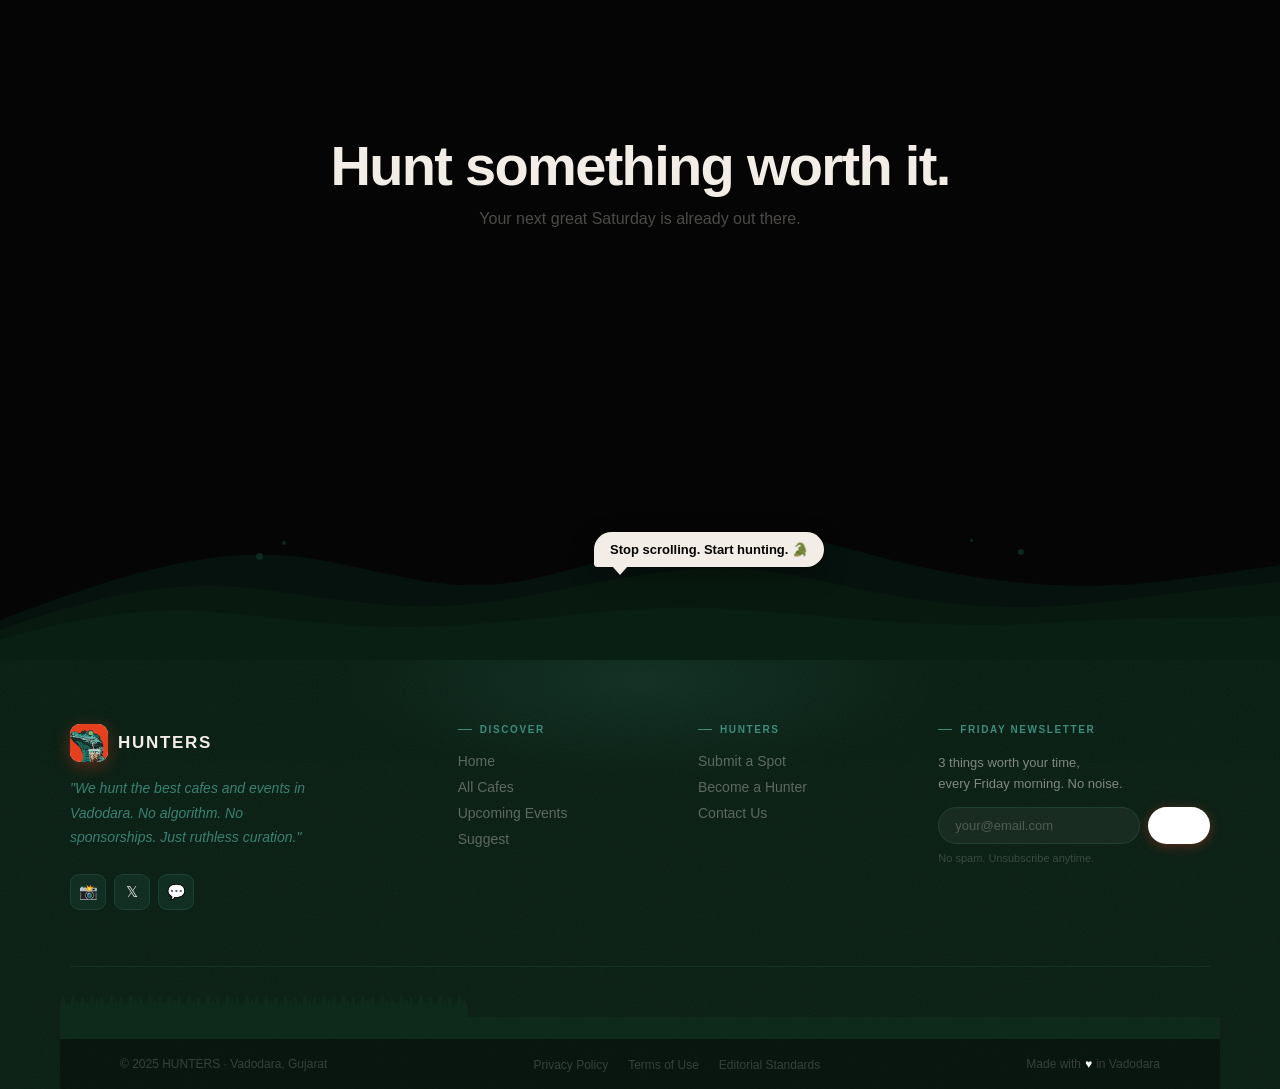
<file: footer.html>
<!DOCTYPE html>
<html lang="en">
<head>
  <meta charset="UTF-8"/>
  <meta name="viewport" content="width=device-width, initial-scale=1.0"/>
  <title>HUNTERS — Footer Preview</title>
  <link rel="preconnect" href="https://fonts.googleapis.com">
  <link rel="preconnect" href="https://fonts.gstatic.com" crossorigin>
  <link href="https://fonts.googleapis.com/css2?family=Cabinet+Grotesk:wght@400;500;700;800;900&family=Instrument+Serif:ital@0;1&family=DM+Sans:wght@300;400;500&display=swap" rel="stylesheet">
  <link rel="stylesheet" href="styles.css">
  <style>
/* Page-specific styles */

/* ── FAKE PAGE CONTENT ABOVE FOOTER ── */
.page-above {
  min-height: 40vh;
  background: var(--bg);
  display: flex; align-items: center; justify-content: center;
  flex-direction: column; gap: 12px;
  text-align: center; padding: 60px 20px;
}
.page-above h2 {
  font-family: 'Plus Jakarta Sans', sans-serif;
  font-weight: 900; font-size: clamp(32px,5vw,56px);
  letter-spacing: -.03em; color: var(--ink);
}
.page-above p { font-size: 16px; color: var(--ink30); }

/* ══════════════════════════════════════════
   FOOTER WRAPPER
══════════════════════════════════════════ */
.footer-scene {
  position: relative;
  margin-top: 80px;
}

/* ── TERRAIN / LANDSCAPE ── */
.terrain {
  position: relative;
  height: 220px;
  overflow: visible;
  pointer-events: none;
}

/* SVG terrain fills full width */
.terrain svg {
  position: absolute;
  bottom: 0; left: 0;
  width: 100%; height: 100%;
  overflow: visible;
}

/* ── CROC MASCOT — sitting on terrain ── */
.croc-mascot {
  position: absolute;
  bottom: 60px; /* sits on top of the wave */
  left: 50%;
  transform: translateX(-50%);
  width: 260px;
  z-index: 10;
  animation: crocFloat 4s ease-in-out infinite;
  pointer-events: none;
  user-select: none;
}

/* Croc SVG illustration */
.croc-body {
  position: relative;
  width: 260px;
  height: 180px;
}

/* Speech bubble */
.croc-bubble {
  position: absolute;
  top: -68px;
  left: 50%;
  transform: translateX(-20%);
  background: var(--ink);
  color: #050505;
  font-family: 'Plus Jakarta Sans', sans-serif;
  font-weight: 800;
  font-size: 13px;
  padding: 10px 16px;
  border-radius: 20px 20px 20px 4px;
  white-space: nowrap;
  box-shadow: 0 8px 24px rgba(0,0,0,.4);
  animation: bubblePop .6s var(--spring) 1.2s both;
}
.croc-bubble::after {
  content: '';
  position: absolute;
  bottom: -8px; left: 18px;
  width: 0; height: 0;
  border-left: 8px solid transparent;
  border-right: 8px solid transparent;
  border-top: 9px solid var(--ink);
}

/* Trees */
.tree {
  position: absolute;
  bottom: 55px;
  pointer-events: none;
}
.tree svg { display: block; }

@keyframes crocFloat {
  0%, 100% { transform: translateX(-50%) translateY(0); }
  50% { transform: translateX(-50%) translateY(-8px); }
}
@keyframes bubblePop {
  from { opacity: 0; transform: translateX(-20%) scale(.7); }
  to   { opacity: 1; transform: translateX(-20%) scale(1); }
}

/* ── MAIN FOOTER BODY ── */
footer {
  background: var(--green-bg);
  position: relative;
  overflow: hidden;
  padding: 64px 60px 0;
  border-top: none;
}

/* Subtle texture overlay */
footer::before {
  content: '';
  position: absolute; inset: 0;
  background-image: url("data:image/svg+xml,%3Csvg xmlns='http://www.w3.org/2000/svg'%3E%3Cfilter id='g'%3E%3CfeTurbulence type='fractalNoise' baseFrequency='.65' numOctaves='3' stitchTiles='stitch'/%3E%3C/filter%3E%3Crect width='100%25' height='100%25' filter='url(%23g)' opacity='.04'/%3E%3C/svg%3E");
  pointer-events: none; z-index: 0;
}

/* Glow from top */
footer::after {
  content: '';
  position: absolute; top: -80px; left: 50%;
  transform: translateX(-50%);
  width: 600px; height: 200px;
  background: radial-gradient(ellipse, rgba(61,140,124,.15) 0%, transparent 70%);
  pointer-events: none; z-index: 0;
}

.footer-inner {
  max-width: 1140px;
  margin: 0 auto;
  position: relative;
  z-index: 1;
}

/* ── TOP GRID ── */
.foot-grid {
  display: grid;
  grid-template-columns: 1.8fr 1fr 1fr 1fr;
  gap: 56px;
  padding-bottom: 56px;
  border-bottom: 1px solid rgba(61,140,124,.15);
}

/* Brand col */
.foot-brand {}
.foot-brand-row {
  display: flex; align-items: center; gap: 10px;
  margin-bottom: 14px;
}
.foot-logo {
  width: 38px; height: 38px;
  border-radius: 10px;
  background: var(--primary);
  overflow: hidden; flex-shrink: 0;
  box-shadow: 0 4px 16px rgba(230,63,30,.35);
}
.foot-logo img {
  width: 100%; height: 100%;
  object-fit: cover; object-position: 50% 14%;
}
.foot-wordmark {
  font-family: 'Plus Jakarta Sans', sans-serif;
  font-weight: 900; font-size: 17px;
  letter-spacing: .1em;
  color: var(--ink);
}
.foot-tagline {
  font-size: 14px;
  color: rgba(61,140,124,.9);
  line-height: 1.75;
  max-width: 240px;
  margin-bottom: 24px;
  font-style: italic;
  font-family: 'Plus Jakarta Sans', sans-serif;
}

/* Social icons */
.foot-social { display: flex; gap: 8px; }
.foot-social a {
  width: 36px; height: 36px;
  border-radius: 9px;
  background: rgba(61,140,124,.12);
  border: 1px solid rgba(61,140,124,.2);
  display: flex; align-items: center; justify-content: center;
  font-size: 15px;
  transition: background .2s, transform .2s var(--spring), border-color .2s;
}
.foot-social a:hover {
  background: rgba(61,140,124,.22);
  border-color: rgba(61,140,124,.4);
  transform: translateY(-3px);
}

/* Nav cols */
.foot-col-head {
  font-size: 10px;
  font-weight: 700;
  letter-spacing: .16em;
  text-transform: uppercase;
  color: var(--green-acc);
  margin-bottom: 18px;
  display: flex; align-items: center; gap: 8px;
}
.foot-col-head::before {
  content: '';
  width: 14px; height: 1px;
  background: var(--green-acc);
}
.foot-col ul { list-style: none; display: flex; flex-direction: column; gap: 10px; }
.foot-col ul a {
  font-size: 14px;
  color: rgba(242,237,230,.35);
  transition: color .2s, padding-left .2s;
  display: block;
}
.foot-col ul a:hover {
  color: rgba(242,237,230,.75);
  padding-left: 4px;
}

/* Newsletter */
.foot-nl-label {
  font-size: 13px;
  color: rgba(242,237,230,.5);
  margin-bottom: 12px;
  line-height: 1.6;
}
.foot-nl-form { display: flex; gap: 8px; }
.foot-nl-input {
  flex: 1;
  background: rgba(242,237,230,.05);
  border: 1px solid rgba(61,140,124,.2);
  border-radius: 100px;
  padding: 10px 16px;
  font-size: 13px; color: var(--ink);
  font-family: 'Plus Jakarta Sans', sans-serif;
  outline: none;
  transition: border-color .2s, background .2s;
}
.foot-nl-input::placeholder { color: rgba(242,237,230,.25); }
.foot-nl-input:focus {
  border-color: rgba(61,140,124,.45);
  background: rgba(242,237,230,.07);
}
.foot-nl-btn {
  background: var(--primary);
  color: #fff; border: none;
  border-radius: 100px;
  padding: 10px 18px;
  font-size: 12.5px; font-weight: 700;
  font-family: 'Plus Jakarta Sans', sans-serif;
  cursor: pointer;
  box-shadow: 0 2px 12px rgba(230,63,30,.35);
  transition: background .2s, transform .15s var(--spring);
  white-space: nowrap;
}
.foot-nl-btn:hover { background: var(--primary); transform: translateY(-1px); }
.foot-nl-note { font-size: 11px; color: rgba(242,237,230,.2); margin-top: 8px; }

/* ── GRASS STRIP ── */
.grass-strip {
  position: relative;
  height: 72px;
  margin-top: 0;
  overflow: hidden;
}
.grass-strip svg {
  width: 100%;
  height: 100%;
  position: absolute;
  bottom: 0; left: 0;
}

/* ── BOTTOM BAR ── */
.foot-bottom {
  background: rgba(0,0,0,.35);
  padding: 16px 60px;
  position: relative; z-index: 1;
}
.foot-bottom-inner {
  max-width: 1140px; margin: 0 auto;
  display: flex; align-items: center;
  justify-content: space-between;
  flex-wrap: wrap; gap: 12px;
}
.f-copy { font-size: 12px; color: rgba(242,237,230,.2); }
.foot-legal { display: flex; gap: 20px; list-style: none; }
.foot-legal a { font-size: 12px; color: rgba(242,237,230,.2); transition: color .2s; }
.foot-legal a:hover { color: rgba(242,237,230,.5); }
.foot-love { font-size: 12px; color: rgba(242,237,230,.2); display: flex; align-items: center; gap: 4px; }
.foot-love span { color: var(--primary); }

/* ── RESPONSIVE ── */
@media(max-width:900px) {
  footer { padding: 52px 28px 0; }
  .foot-grid { grid-template-columns: 1fr 1fr; gap: 40px; }
  .foot-bottom { padding: 16px 28px; }
  .croc-mascot { width: 200px; bottom: 50px; }
  .croc-bubble { font-size: 12px; }
}
@media(max-width:560px) {
  footer { padding: 40px 16px 0; }
  .foot-grid { grid-template-columns: 1fr; gap: 32px; }
  .foot-bottom { padding: 14px 16px; }
  .foot-bottom-inner { flex-direction: column; align-items: flex-start; gap: 8px; }
  .foot-legal { flex-wrap: wrap; gap: 12px; }
  .foot-nl-form { flex-direction: column; }
  .foot-nl-input, .foot-nl-btn { border-radius: 10px; }
  .foot-nl-btn { width: 100%; padding: 12px; }
  .terrain { height: 160px; }
  .croc-mascot { width: 160px; bottom: 38px; }
  .croc-bubble { font-size: 11px; padding: 8px 12px; top: -56px; }
}
</style>
</head>
<body>

<!-- FAKE PAGE CONTENT ABOVE -->
<div class="page-above">
  <h2>Hunt something worth it.</h2>
  <p>Your next great Saturday is already out there.</p>
</div>

<!-- ══════════════════════════════════════════
     FOOTER SCENE
══════════════════════════════════════════ -->
<div class="footer-scene">

  <!-- TERRAIN with croc + trees -->
  <div class="terrain">
    <svg viewBox="0 0 1440 220" preserveAspectRatio="none" xmlns="http://www.w3.org/2000/svg">
      <!-- Far background hills (darkest) -->
      <path d="M0,180 C120,140 240,100 360,120 C480,140 520,160 640,130 C760,100 840,80 960,110 C1080,140 1200,155 1320,140 C1380,133 1420,128 1440,125 L1440,220 L0,220 Z" fill="#061510" opacity="0.9"/>
      <!-- Mid hills -->
      <path d="M0,190 C80,165 180,135 300,150 C420,165 480,175 600,155 C720,135 800,115 920,140 C1040,165 1140,175 1260,160 C1350,150 1400,145 1440,142 L1440,220 L0,220 Z" fill="#081a10"/>
      <!-- Front ground — the main platform croc sits on -->
      <path d="M0,200 C60,185 140,165 240,172 C340,179 400,192 520,185 C640,178 720,162 840,170 C960,178 1060,190 1180,183 C1300,176 1380,178 1440,176 L1440,220 L0,220 Z" fill="#0a1f14"/>
    </svg>

    <!-- Trees left side -->
    <div class="tree" style="left:8%; bottom: 58px;">
      <svg width="28" height="80" viewBox="0 0 28 80" fill="none">
        <rect x="12" y="50" width="4" height="30" rx="2" fill="#061a10"/>
        <ellipse cx="14" cy="38" rx="12" ry="22" fill="#0d2a1a"/>
        <ellipse cx="14" cy="28" rx="8" ry="16" fill="#0f3020"/>
      </svg>
    </div>
    <div class="tree" style="left:12%; bottom: 58px;">
      <svg width="18" height="50" viewBox="0 0 18 50" fill="none">
        <rect x="7" y="32" width="4" height="18" rx="2" fill="#061a10"/>
        <ellipse cx="9" cy="24" rx="8" ry="16" fill="#0d2a1a"/>
      </svg>
    </div>
    <!-- Dots -->
    <div style="position:absolute;left:20%;bottom:100px;width:7px;height:7px;background:#0d2a1a;border-radius:50%;"></div>
    <div style="position:absolute;left:22%;bottom:115px;width:4px;height:4px;background:#0d2a1a;border-radius:50%;"></div>

    <!-- Trees right side -->
    <div class="tree" style="right:10%; bottom: 58px;">
      <svg width="26" height="75" viewBox="0 0 26 75" fill="none">
        <rect x="11" y="46" width="4" height="28" rx="2" fill="#061a10"/>
        <ellipse cx="13" cy="34" rx="11" ry="20" fill="#0d2a1a"/>
        <ellipse cx="13" cy="24" rx="7" ry="14" fill="#0f3020"/>
      </svg>
    </div>
    <div class="tree" style="right:15%; bottom: 58px;">
      <svg width="16" height="46" viewBox="0 0 16 46" fill="none">
        <rect x="6" y="30" width="4" height="16" rx="2" fill="#061a10"/>
        <ellipse cx="8" cy="22" rx="7" ry="14" fill="#0d2a1a"/>
      </svg>
    </div>
    <div style="position:absolute;right:20%;bottom:105px;width:6px;height:6px;background:#0d2a1a;border-radius:50%;"></div>
    <div style="position:absolute;right:24%;bottom:118px;width:3px;height:3px;background:#0d2a1a;border-radius:50%;"></div>

    <!-- CROC MASCOT — SVG drawn croc peeking/laying on terrain -->
    <div class="croc-mascot">

      <!-- Speech bubble -->
      <div class="croc-bubble">Stop scrolling. Start hunting. 🐊</div>

      <!-- Croc SVG illustration -->
      <svg width="260" height="175" viewBox="0 0 260 175" fill="none" xmlns="http://www.w3.org/2000/svg">

        <!-- BODY — elongated torso laying down -->
        <ellipse cx="130" cy="130" rx="95" ry="35" fill="#2d7a5e"/>
        <!-- Body highlight -->
        <ellipse cx="130" cy="120" rx="80" ry="22" fill="#35906e" opacity=".6"/>

        <!-- BELLY — lighter underside -->
        <ellipse cx="130" cy="138" rx="70" ry="22" fill="#c8e6a0" opacity=".85"/>
        <!-- Belly pattern lines -->
        <path d="M80,138 Q130,148 180,138" stroke="#b5d48a" stroke-width="1.2" fill="none" opacity=".6"/>
        <path d="M90,143 Q130,152 170,143" stroke="#b5d48a" stroke-width="1" fill="none" opacity=".4"/>

        <!-- SCALES on back -->
        <path d="M60,110 Q75,98 90,110 Q105,98 120,110 Q135,98 150,110 Q165,98 180,110 Q195,98 210,110" stroke="#256b50" stroke-width="2.5" fill="none"/>
        <path d="M70,118 Q85,108 100,118 Q115,108 130,118 Q145,108 160,118 Q175,108 190,118" stroke="#256b50" stroke-width="2" fill="none" opacity=".7"/>

        <!-- TAIL — curves to the right -->
        <path d="M215,128 C235,122 250,118 258,112 C264,108 262,104 255,106 C248,108 238,116 225,120" fill="#2d7a5e"/>
        <path d="M215,128 C235,125 252,122 258,118" stroke="#256b50" stroke-width="1.5" fill="none"/>
        <!-- Tail tip spikes -->
        <polygon points="255,106 262,100 260,110" fill="#35906e"/>
        <polygon points="260,108 267,103 264,113" fill="#2d7a5e"/>

        <!-- HEAD — lifted up proudly -->
        <ellipse cx="52" cy="105" rx="42" ry="28" fill="#2d7a5e"/>
        <!-- Head top highlight -->
        <ellipse cx="52" cy="96" rx="34" ry="18" fill="#35906e" opacity=".5"/>

        <!-- SNOUT -->
        <ellipse cx="20" cy="112" rx="22" ry="14" fill="#2d7a5e"/>
        <ellipse cx="20" cy="115" rx="18" ry="10" fill="#c8e6a0" opacity=".4"/>

        <!-- Nostrils -->
        <ellipse cx="12" cy="106" rx="3.5" ry="2.5" fill="#1f5c42"/>
        <ellipse cx="22" cy="105" rx="3.5" ry="2.5" fill="#1f5c42"/>

        <!-- TEETH — top row, slight grin -->
        <path d="M10,115 L13,122 L17,115 L21,122 L25,115 L29,122 L33,115" stroke="#f0f0e0" stroke-width="2" fill="none" stroke-linecap="round"/>

        <!-- MOUTH LINE -->
        <path d="M6,116 Q20,125 38,118" stroke="#1f5c42" stroke-width="2" fill="none"/>

        <!-- EYES — both visible, expressive -->
        <!-- Eye socket left -->
        <ellipse cx="38" cy="88" rx="10" ry="9" fill="#1f5c42"/>
        <ellipse cx="38" cy="88" rx="7" ry="7" fill="#f5f0e8"/>
        <ellipse cx="39" cy="89" rx="4.5" ry="4.5" fill="#1a3d2b"/>
        <ellipse cx="39" cy="89" rx="2.5" ry="2.5" fill="#0a1a0f"/>
        <!-- Eye shine -->
        <ellipse cx="41" cy="87" rx="1.5" ry="1.5" fill="white"/>
        <ellipse cx="37" cy="91" rx=".8" ry=".8" fill="white" opacity=".5"/>

        <!-- Eye socket right -->
        <ellipse cx="62" cy="86" rx="9" ry="8" fill="#1f5c42"/>
        <ellipse cx="62" cy="86" rx="6.5" ry="6.5" fill="#f5f0e8"/>
        <ellipse cx="63" cy="87" rx="4" ry="4" fill="#1a3d2b"/>
        <ellipse cx="63" cy="87" rx="2.2" ry="2.2" fill="#0a1a0f"/>
        <ellipse cx="65" cy="85" rx="1.2" ry="1.2" fill="white"/>

        <!-- EYEBROW — confident raised brow -->
        <path d="M32,82 Q38,78 46,80" stroke="#1a3d2b" stroke-width="2.5" stroke-linecap="round" fill="none"/>
        <path d="M56,80 Q62,76 70,79" stroke="#1a3d2b" stroke-width="2.2" stroke-linecap="round" fill="none"/>

        <!-- HEAD RIDGE / BUMPS -->
        <ellipse cx="55" cy="80" rx="5" ry="3.5" fill="#35906e"/>
        <ellipse cx="68" cy="78" rx="4" ry="3" fill="#35906e"/>
        <ellipse cx="78" cy="80" rx="3" ry="2.5" fill="#35906e"/>

        <!-- FRONT LEGS / ARMS -->
        <!-- Left arm resting -->
        <path d="M70,150 C65,158 60,165 55,168" stroke="#2d7a5e" stroke-width="12" stroke-linecap="round" fill="none"/>
        <path d="M55,168 L48,172 M55,168 L56,174 M55,168 L63,173" stroke="#256b50" stroke-width="3" stroke-linecap="round" fill="none"/>
        <!-- Right arm -->
        <path d="M90,152 C92,160 94,166 96,169" stroke="#2d7a5e" stroke-width="11" stroke-linecap="round" fill="none"/>
        <path d="M96,169 L90,174 M96,169 L97,175 M96,169 L103,172" stroke="#256b50" stroke-width="2.5" stroke-linecap="round" fill="none"/>

        <!-- BACK LEGS -->
        <path d="M170,148 C175,158 178,164 180,168" stroke="#256b50" stroke-width="13" stroke-linecap="round" fill="none"/>
        <path d="M180,168 L174,172 M180,168 L181,175 M180,168 L187,171" stroke="#1f5c42" stroke-width="3" stroke-linecap="round" fill="none"/>

        <!-- Iced coffee cup in right hand / claw -->
        <g transform="translate(88, 142) rotate(-15)">
          <!-- Cup body -->
          <path d="M2,0 L18,0 L16,32 L4,32 Z" fill="#f5f0e8" opacity=".95"/>
          <!-- Cup sleeve -->
          <path d="M1,8 L19,8 L18,18 L2,18 Z" fill="#ffffff" opacity=".85"/>
          <!-- Ice -->
          <rect x="5" y="2" width="4" height="4" rx="1" fill="#b8e0f5" opacity=".8"/>
          <rect x="11" y="3" width="3" height="3" rx="1" fill="#b8e0f5" opacity=".6"/>
          <!-- Straw -->
          <rect x="13" y="-14" width="2.5" height="18" rx="1.2" fill="#ffffff"/>
          <!-- Straw bend -->
          <path d="M14.25,-14 Q18,-20 16,-25" stroke="#ffffff" stroke-width="2.5" fill="none" stroke-linecap="round"/>
          <!-- Lid -->
          <path d="M1,0 Q10,-4 19,0" fill="#d4cfc8" stroke="#c0bab2" stroke-width=".5"/>
        </g>

        <!-- SUNGLASSES — for extra swag -->
        <g transform="translate(24, 84)">
          <!-- Bridge -->
          <path d="M16,6 Q19,4 22,6" stroke="#1a1a1a" stroke-width="1.5" fill="none"/>
          <!-- Left lens -->
          <ellipse cx="10" cy="7" rx="9" ry="7" fill="#1a1a1a" opacity=".85"/>
          <ellipse cx="10" cy="7" rx="9" ry="7" stroke="#333" stroke-width="1.2" fill="none"/>
          <ellipse cx="8" cy="5" rx="3" ry="2" fill="#333" opacity=".4"/>
          <!-- Right lens -->
          <ellipse cx="28" cy="6" rx="8" ry="6.5" fill="#1a1a1a" opacity=".85"/>
          <ellipse cx="28" cy="6" rx="8" ry="6.5" stroke="#333" stroke-width="1.2" fill="none"/>
          <ellipse cx="26" cy="4" rx="2.5" ry="1.8" fill="#333" opacity=".4"/>
          <!-- Arms -->
          <path d="M1,7 L-6,6" stroke="#1a1a1a" stroke-width="1.5" stroke-linecap="round"/>
          <path d="M36,6 L43,5" stroke="#1a1a1a" stroke-width="1.5" stroke-linecap="round"/>
        </g>

      </svg>
    </div><!-- /croc-mascot -->
  </div><!-- /terrain -->

  <!-- MAIN FOOTER -->
  <footer>
    <div class="footer-inner">
      <div class="foot-grid">

        <!-- Brand -->
        <div>
          <div class="foot-brand-row">
            <div class="foot-logo">
              <img src="logo.png" alt="HUNTERS">
            </div>
            <span class="foot-wordmark">HUNTERS</span>
          </div>
          <p class="foot-tagline">"We hunt the best cafes and events in Vadodara. No algorithm. No sponsorships. Just ruthless curation."</p>
          <div class="foot-social">
            <a href="#" title="Instagram">📸</a>
            <a href="#" title="Twitter / X">𝕏</a>
            <a href="#" title="WhatsApp">💬</a>
          </div>
        </div>

        <!-- Discover -->
        <div class="foot-col">
          <div class="foot-col-head">Discover</div>
          <ul>
            <li><a href="index.html">Home</a></li>
            <li><a href="cafes.html">All Cafes</a></li>
            <li><a href="events.html">Upcoming Events</a></li>
            <li><a href="suggest.html">Suggest</a></li>
          </ul>
        </div>

        <!-- HUNTERS -->
        <div class="foot-col">
          <div class="foot-col-head">HUNTERS</div>
          <ul>
            <li><a href="suggest.html">Submit a Spot</a></li>
            <li><a href="suggest.html">Become a Hunter</a></li>
            <li><a href="mailto:hello@hunters.in">Contact Us</a></li>
          </ul>
        </div>

        <!-- Newsletter -->
        <div class="foot-col">
          <div class="foot-col-head">Friday Newsletter</div>
          <p class="foot-nl-label">3 things worth your time,<br>every Friday morning. No noise.</p>
          <div class="foot-nl-form">
            <input type="email" class="foot-nl-input" placeholder="your@email.com">
            <button class="foot-nl-btn">Join</button>
          </div>
          <p class="foot-nl-note">No spam. Unsubscribe anytime.</p>
        </div>

      </div>
    </div>

    <!-- GRASS/GROUND bottom strip -->
    <div class="grass-strip">
      <svg viewBox="0 0 1440 72" preserveAspectRatio="none" xmlns="http://www.w3.org/2000/svg">
        <!-- Grass blades repeating -->
        <g fill="#0d2a1a">
          <!-- Pattern repeated across -->
          <path d="M0,72 L0,40 Q4,20 8,40 L8,72 Z"/>
          <path d="M6,72 L6,45 Q10,28 14,45 L14,72 Z"/>
          <path d="M12,72 L12,38 Q16,18 20,38 L20,72 Z"/>
          <path d="M18,72 L18,42 Q22,24 26,42 L26,72 Z"/>
          <path d="M24,72 L24,40 Q28,20 32,40 L32,72 Z"/>
          <path d="M30,72 L30,44 Q34,26 38,44 L38,72 Z"/>
          <path d="M36,72 L36,38 Q40,18 44,38 L44,72 Z"/>
          <path d="M42,72 L42,42 Q46,22 50,42 L50,72 Z"/>
          <path d="M48,72 L48,40 Q52,20 56,40 L56,72 Z"/>
          <path d="M54,72 L54,44 Q58,26 62,44 L62,72 Z"/>
          <path d="M60,72 L60,38 Q64,18 68,38 L68,72 Z"/>
          <path d="M66,72 L66,42 Q70,24 74,42 L74,72 Z"/>
          <path d="M72,72 L72,40 Q76,20 80,40 L80,72 Z"/>
          <path d="M78,72 L78,44 Q82,26 86,44 L86,72 Z"/>
          <path d="M84,72 L84,38 Q88,18 92,38 L92,72 Z"/>
          <path d="M90,72 L90,42 Q94,22 98,42 L98,72 Z"/>
          <path d="M96,72 L96,40 Q100,20 104,40 L104,72 Z"/>
          <path d="M102,72 L102,44 Q106,26 110,44 L110,72 Z"/>
          <path d="M108,72 L108,38 Q112,18 116,38 L116,72 Z"/>
          <path d="M114,72 L114,42 Q118,24 122,42 L122,72 Z"/>
          <path d="M120,72 L120,40 Q124,20 128,40 L128,72 Z"/>
          <path d="M126,72 L126,44 Q130,26 134,44 L134,72 Z"/>
          <path d="M132,72 L132,38 Q136,18 140,38 L140,72 Z"/>
          <path d="M138,72 L138,42 Q142,22 146,42 L146,72 Z"/>
          <path d="M144,72 L144,40 Q148,20 152,40 L152,72 Z"/>
          <path d="M150,72 L150,44 Q154,26 158,44 L158,72 Z"/>
          <path d="M156,72 L156,38 Q160,18 164,38 L164,72 Z"/>
          <path d="M162,72 L162,42 Q166,24 170,42 L170,72 Z"/>
          <path d="M168,72 L168,40 Q172,20 176,40 L176,72 Z"/>
          <path d="M174,72 L174,44 Q178,26 182,44 L182,72 Z"/>
          <path d="M180,72 L180,38 Q184,18 188,38 L188,72 Z"/>
          <path d="M186,72 L186,42 Q190,22 194,42 L194,72 Z"/>
          <path d="M192,72 L192,40 Q196,20 200,40 L200,72 Z"/>
          <path d="M198,72 L198,44 Q202,26 206,44 L206,72 Z"/>
          <path d="M204,72 L204,38 Q208,18 212,38 L212,72 Z"/>
          <path d="M210,72 L210,42 Q214,24 218,42 L218,72 Z"/>
          <path d="M216,72 L216,40 Q220,20 224,40 L224,72 Z"/>
          <path d="M222,72 L222,44 Q226,26 230,44 L230,72 Z"/>
          <path d="M228,72 L228,38 Q232,18 236,38 L236,72 Z"/>
          <path d="M234,72 L234,42 Q238,22 242,42 L242,72 Z"/>
          <path d="M240,72 L240,40 Q244,20 248,40 L248,72 Z"/>
          <path d="M246,72 L246,44 Q250,26 254,44 L254,72 Z"/>
          <path d="M252,72 L252,38 Q256,18 260,38 L260,72 Z"/>
          <path d="M258,72 L258,42 Q262,24 266,42 L266,72 Z"/>
          <path d="M264,72 L264,40 Q268,20 272,40 L272,72 Z"/>
          <path d="M270,72 L270,44 Q274,26 278,44 L278,72 Z"/>
          <path d="M276,72 L276,38 Q280,18 284,38 L284,72 Z"/>
          <path d="M282,72 L282,42 Q286,22 290,42 L290,72 Z"/>
          <path d="M288,72 L288,40 Q292,20 296,40 L296,72 Z"/>
          <path d="M294,72 L294,44 Q298,26 302,44 L302,72 Z"/>
          <path d="M300,72 L300,38 Q304,18 308,38 L308,72 Z"/>
          <path d="M306,72 L306,42 Q310,24 314,42 L314,72 Z"/>
          <path d="M312,72 L312,40 Q316,20 320,40 L320,72 Z"/>
          <path d="M318,72 L318,44 Q322,26 326,44 L326,72 Z"/>
          <path d="M324,72 L324,38 Q328,18 332,38 L332,72 Z"/>
          <path d="M330,72 L330,42 Q334,22 338,42 L338,72 Z"/>
          <path d="M336,72 L336,40 Q340,20 344,40 L344,72 Z"/>
          <path d="M342,72 L342,44 Q346,26 350,44 L350,72 Z"/>
          <path d="M348,72 L348,38 Q352,18 356,38 L356,72 Z"/>
          <path d="M354,72 L354,42 Q358,24 362,42 L362,72 Z"/>
          <path d="M360,72 L360,40 Q364,20 368,40 L368,72 Z"/>
          <path d="M366,72 L366,44 Q370,26 374,44 L374,72 Z"/>
          <path d="M372,72 L372,38 Q376,18 380,38 L380,72 Z"/>
          <path d="M378,72 L378,42 Q382,22 386,42 L386,72 Z"/>
          <path d="M384,72 L384,40 Q388,20 392,40 L392,72 Z"/>
          <path d="M390,72 L390,44 Q394,26 398,44 L398,72 Z"/>
          <path d="M396,72 L396,38 Q400,18 404,38 L404,72 Z"/>
          <path d="M402,72 L402,42 Q406,24 410,42 L410,72 Z"/>
          <path d="M408,72 L408,40 Q412,20 416,40 L416,72 Z"/>
          <path d="M414,72 L414,44 Q418,26 422,44 L422,72 Z"/>
          <path d="M420,72 L420,38 Q424,18 428,38 L428,72 Z"/>
          <path d="M426,72 L426,42 Q430,22 434,42 L434,72 Z"/>
          <path d="M432,72 L432,40 Q436,20 440,40 L440,72 Z"/>
          <path d="M438,72 L438,44 Q442,26 446,44 L446,72 Z"/>
          <path d="M444,72 L444,38 Q448,18 452,38 L452,72 Z"/>
          <path d="M450,72 L450,42 Q454,24 458,42 L458,72 Z"/>
          <path d="M456,72 L456,40 Q460,20 464,40 L464,72 Z"/>
          <path d="M462,72 L462,44 Q466,26 470,44 L470,72 Z"/>
          <path d="M468,72 L468,38 Q472,18 476,38 L476,72 Z"/>
          <path d="M474,72 L474,42 Q478,22 482,42 L482,72 Z"/>
          <path d="M480,72 L480,40 Q484,20 488,40 L488,72 Z"/>
          <path d="M486,72 L486,44 Q490,26 494,44 L494,72 Z"/>
          <path d="M492,72 L492,38 Q496,18 500,38 L500,72 Z"/>
          <path d="M498,72 L498,42 Q502,24 506,42 L506,72 Z"/>
          <!-- Continue across full width... -->
          <rect x="0" y="50" width="1440" height="22" fill="#0d2a1a"/>
        </g>
      </svg>
    </div>

    <!-- BOTTOM BAR -->
    <div class="foot-bottom">
      <div class="foot-bottom-inner">
        <span class="f-copy">© 2025 HUNTERS · Vadodara, Gujarat</span>
        <ul class="foot-legal">
          <li><a href="#">Privacy Policy</a></li>
          <li><a href="#">Terms of Use</a></li>
          <li><a href="#">Editorial Standards</a></li>
        </ul>
        <span class="foot-love">Made with <span>♥</span> in Vadodara</span>
      </div>
    </div>

  </footer>
</div><!-- /footer-scene -->

<script src="script.js" defer></script>
<script>
const prefersReducedMotion = window.matchMedia && window.matchMedia('(prefers-reduced-motion: reduce)').matches;

// Animate croc on scroll into view
const croc = document.querySelector('.croc-mascot');
if (croc && 'IntersectionObserver' in window) {
  const obs = new IntersectionObserver(entries => {
    entries.forEach(e => {
      if (e.isIntersecting) {
        croc.style.animation = 'crocFloat 4s ease-in-out infinite';
      }
    });
  }, { threshold: 0.3 });
  obs.observe(croc);
} else if (croc) {
  croc.style.animation = 'crocFloat 4s ease-in-out infinite';
}

// Bubble hover interaction
const bubble = document.querySelector('.croc-bubble');
const msgs = [
  'Stop scrolling. Start hunting. 🐊',
  'Best cafes? We\'ve got \'em. 🏆',
  'No sponsored spots. Ever. ✓',
  'This weekend sorted. 📅',
  'Vadodara\'s best, curated. 🎯'
];
let i = 0;
if (bubble && !prefersReducedMotion) {
  setInterval(() => {
    i = (i + 1) % msgs.length;
    bubble.style.opacity = '0';
    bubble.style.transform = 'translateX(-20%) scale(0.9)';
    setTimeout(() => {
      bubble.textContent = msgs[i];
      bubble.style.opacity = '1';
      bubble.style.transform = 'translateX(-20%) scale(1)';
      bubble.style.transition = 'opacity .3s, transform .3s cubic-bezier(.34,1.4,.64,1)';
    }, 300);
  }, 3500);
}
</script>
</body>
</html>
</file>
<file: styles.css>
/* Shared design tokens */
:root {
  --primary: #ffffff;
  --primary-dim: rgba(255, 255, 255, .08);
  --primary-glow: rgba(255, 255, 255, .18);
  --red: #ffffff;
  --red-bright: #ffffff;

  --bg: #050505;
  --bg1: #0d0d0d;
  --bg2: #111111;
  --bg3: #161616;
  --bg4: #1c1c1c;

  --ink: #f2ede6;
  --ink60: rgba(242, 237, 230, .6);
  --ink30: rgba(242, 237, 230, .3);
  --ink10: rgba(242, 237, 230, .1);
  --ink06: rgba(242, 237, 230, .06);
  --ink03: rgba(242, 237, 230, .03);

  --green-bg: #0a1f14;
  --green-mid: #0d2a1a;
  --green-acc: #3d8c7c;
  --green-light: #4aab96;

  --r-sm: 12px;
  --r-md: 18px;
  --r-lg: 24px;
  --r-xl: 32px;

  --ease-out: cubic-bezier(.22, 1, .36, 1);
  --ease-in-out: cubic-bezier(.76, 0, .24, 1);
  --spring: cubic-bezier(.34, 1.4, .64, 1);
}

/* Shared reset/base */
*,
*::before,
*::after {
  box-sizing: border-box;
  margin: 0;
  padding: 0;
}

html {
  scroll-behavior: smooth;
  -webkit-font-smoothing: antialiased;
}

body {
  background: #050505;
  color: var(--ink);
  font-family: 'Plus Jakarta Sans', sans-serif;
  overflow-x: hidden;
}

img {
  display: block;
  max-width: 100%;
  height: auto;
}

a {
  text-decoration: none;
  color: inherit;
}

::selection {
  background: var(--primary);
  color: #fff;
}

@media (prefers-reduced-motion: reduce) {
  *,
  *::before,
  *::after {
    animation-duration: .01ms !important;
    animation-iteration-count: 1 !important;
    transition-duration: .01ms !important;
  }

  html {
    scroll-behavior: auto;
  }
}

/* Shared grain overlay */
#grain {
  position: fixed;
  inset: 0;
  z-index: 8998;
  pointer-events: none;
  opacity: .28;
  background-image: url("data:image/svg+xml,%3Csvg xmlns='http://www.w3.org/2000/svg'%3E%3Cfilter id='g'%3E%3CfeTurbulence type='fractalNoise' baseFrequency='.72' numOctaves='4' stitchTiles='stitch'/%3E%3C/filter%3E%3Crect width='100%25' height='100%25' filter='url(%23g)' opacity='.06'/%3E%3C/svg%3E");
  animation: grainShift 8s steps(1) infinite;
}

@keyframes grainShift {
  0% { background-position: 0 0; }
  20% { background-position: -50px 30px; }
  40% { background-position: 80px -20px; }
  60% { background-position: -30px 60px; }
  80% { background-position: 50px -50px; }
}

@keyframes fromTop {
  from {
    opacity: 0;
    transform: translateY(-16px);
  }

  to {
    opacity: 1;
    transform: none;
  }
}

@keyframes fadeUp {
  from {
    opacity: 0;
    transform: translateY(22px);
  }

  to {
    opacity: 1;
    transform: none;
  }
}

/* Shared nav */
nav {
  position: fixed;
  top: 0;
  left: 0;
  right: 0;
  z-index: 700;
  padding: 14px 20px;
  pointer-events: none;
  animation: fromTop .7s var(--ease-out) both;
}

.nav-pill {
  pointer-events: all;
  max-width: 860px;
  margin: 0 auto;
  height: 52px;
  display: flex;
  align-items: center;
  justify-content: space-between;
  padding: 0 8px 0 16px;
  background: rgba(12, 11, 10, .88);
  backdrop-filter: blur(28px) saturate(180%);
  -webkit-backdrop-filter: blur(28px) saturate(180%);
  border: 1px solid rgba(242, 237, 230, .09);
  border-radius: 100px;
  box-shadow: 0 2px 0 rgba(255, 255, 255, .04) inset, 0 8px 32px rgba(0, 0, 0, .55);
  transition: border-color .3s, box-shadow .3s;
}

.n-brand {
  display: flex;
  align-items: center;
  gap: 9px;
  flex-shrink: 0;
}

.n-logo {
  width: 28px;
  height: 28px;
  border-radius: 7px;
  background: var(--primary);
  overflow: hidden;
  flex-shrink: 0;
}

.n-logo img {
  width: 100%;
  height: 100%;
  object-fit: cover;
  object-position: 50% 18%;
}

.n-name {
  font-family: 'Plus Jakarta Sans', sans-serif;
  font-weight: 900;
  font-size: 14px;
  letter-spacing: .1em;
  color: var(--ink);
}

.n-links {
  display: flex;
  align-items: center;
  gap: 0;
  list-style: none;
  margin: 0 auto;
  padding: 0 8px;
}

.n-links a {
  font-size: 13px;
  font-weight: 500;
  color: rgba(242, 237, 230, .45);
  padding: 6px 12px;
  border-radius: 100px;
  transition: color .2s, background .2s;
  display: flex;
  align-items: center;
  gap: 4px;
  white-space: nowrap;
}

.n-links a:hover,
.n-links a.active {
  color: var(--ink);
  background: rgba(242, 237, 230, .06);
}

.n-arr {
  font-size: 8px;
  opacity: .45;
  margin-top: 1px;
}

.n-divider {
  width: 1px;
  height: 20px;
  background: rgba(242, 237, 230, .1);
  margin: 0 6px;
  flex-shrink: 0;
}

.n-right {
  display: flex;
  align-items: center;
  gap: 6px;
  flex-shrink: 0;
}

.n-ghost {
  font-size: 12.5px;
  font-weight: 600;
  color: rgba(242, 237, 230, .55);
  padding: 7px 15px;
  border-radius: 100px;
  border: 1px solid rgba(242, 237, 230, .12);
  transition: border-color .2s, color .2s, background .2s;
  white-space: nowrap;
}

.n-ghost:hover {
  border-color: rgba(242, 237, 230, .22);
  color: var(--ink);
  background: rgba(242, 237, 230, .04);
}

.n-cta {
  font-size: 12.5px;
  font-weight: 700;
  color: #000;
  padding: 8px 18px;
  border-radius: 100px;
  background: var(--primary);
  border: 1px solid rgba(255, 255, 255, .08);
  box-shadow: 0 2px 12px rgba(255, 255, 255, .15);
  transition: background .2s, transform .15s var(--spring), box-shadow .3s;
  white-space: nowrap;
}

.n-cta:hover {
  background: var(--primary);
  transform: translateY(-1px);
  box-shadow: 0 6px 24px rgba(255, 255, 255, .2);
}

.n-menu-btn {
  display: none;
  flex-direction: column;
  justify-content: center;
  gap: 5px;
  width: 36px;
  height: 36px;
  background: var(--ink06);
  border: 1px solid var(--ink10);
  border-radius: 9px;
  cursor: pointer;
  padding: 8px;
}

.n-menu-btn span {
  display: block;
  height: 1.5px;
  background: rgba(242, 237, 230, .6);
  border-radius: 2px;
  transition: transform .25s var(--ease-out), opacity .2s;
}

.n-mobile-menu {
  display: none;
  position: fixed;
  inset: 0;
  z-index: 699;
  background: rgba(5, 5, 5, .97);
  backdrop-filter: blur(20px);
  -webkit-backdrop-filter: blur(20px);
  flex-direction: column;
  justify-content: center;
  align-items: center;
  gap: 8px;
  padding: 80px 24px 40px;
}

.n-mobile-menu.open {
  display: flex;
}

.n-mobile-menu a {
  font-family: 'Plus Jakarta Sans', sans-serif;
  font-weight: 800;
  font-size: 32px;
  color: rgba(242, 237, 230, .3);
  letter-spacing: -.02em;
  padding: 12px 0;
  width: 100%;
  text-align: center;
  border-bottom: 1px solid rgba(242, 237, 230, .06);
  transition: color .2s;
}

.n-mobile-menu a:hover {
  color: var(--ink);
}

.n-mobile-menu .nm-cta {
  margin-top: 24px;
  background: var(--primary);
  color: #000 !important;
  border-radius: 100px;
  padding: 16px 40px !important;
  font-size: 16px !important;
  border-bottom: none !important;
  width: auto !important;
}

@media(max-width:560px) {
  .n-menu-btn {
    display: flex;
  }

  .n-cta {
    display: none;
  }
}

@media(max-width:900px) {
  nav {
    padding: 12px 16px;
  }

  .nav-pill {
    padding: 0 6px 0 14px;
  }

  .n-links,
  .n-divider,
  .n-ghost {
    display: none;
  }

  .n-cta {
    font-size: 12px;
    padding: 7px 14px;
  }
}
</file>
